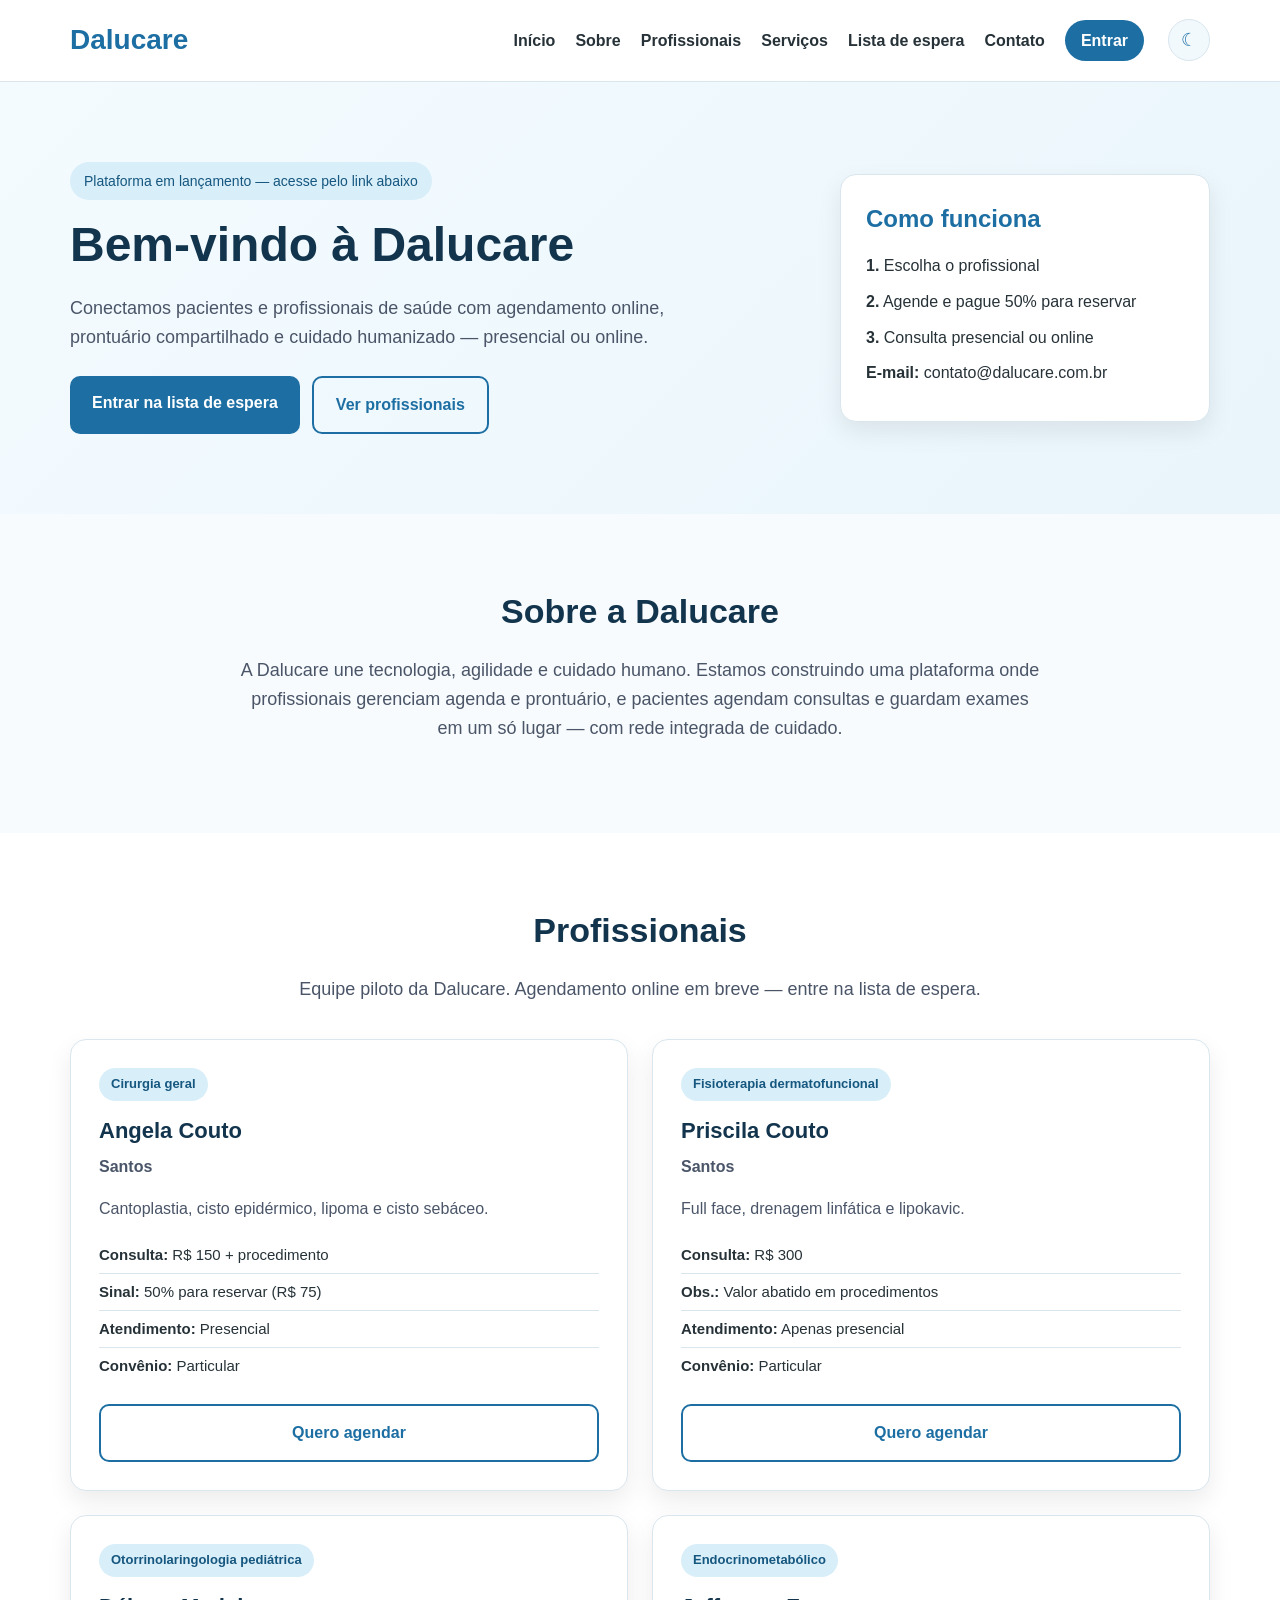
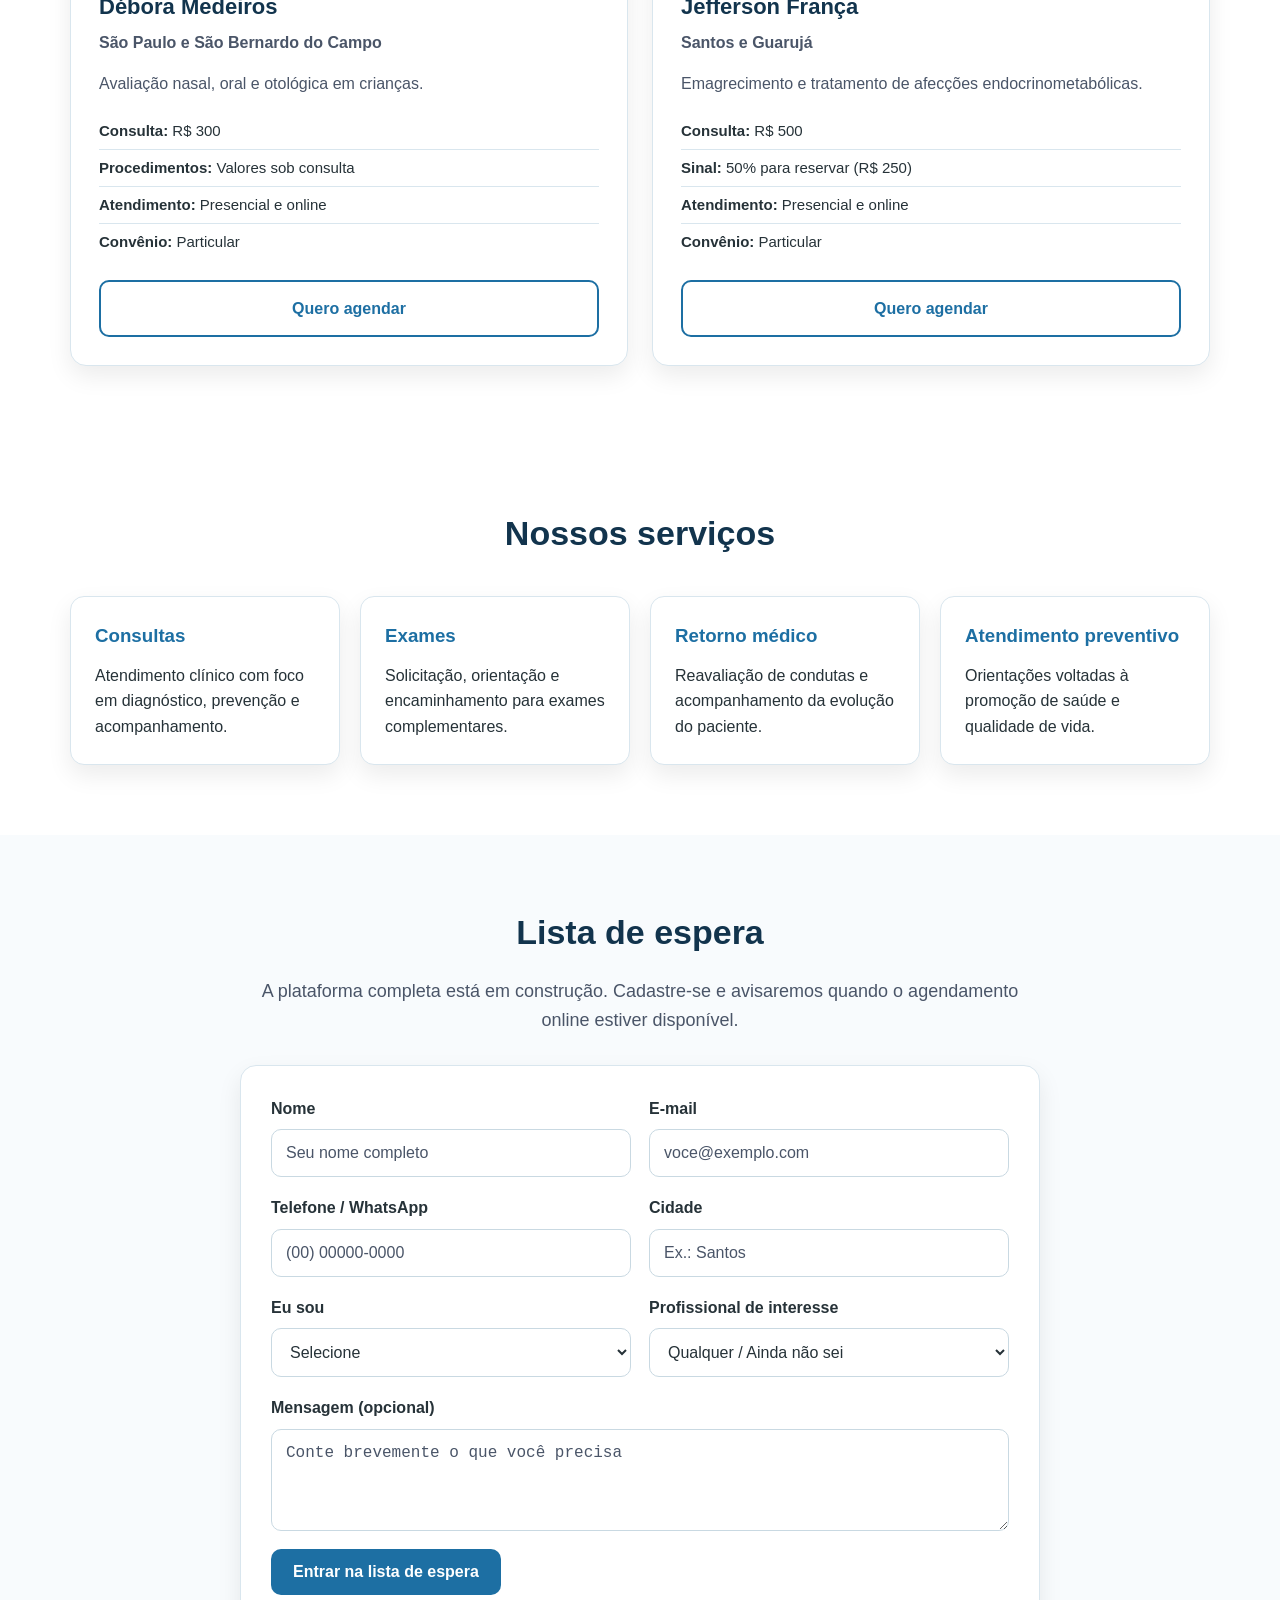
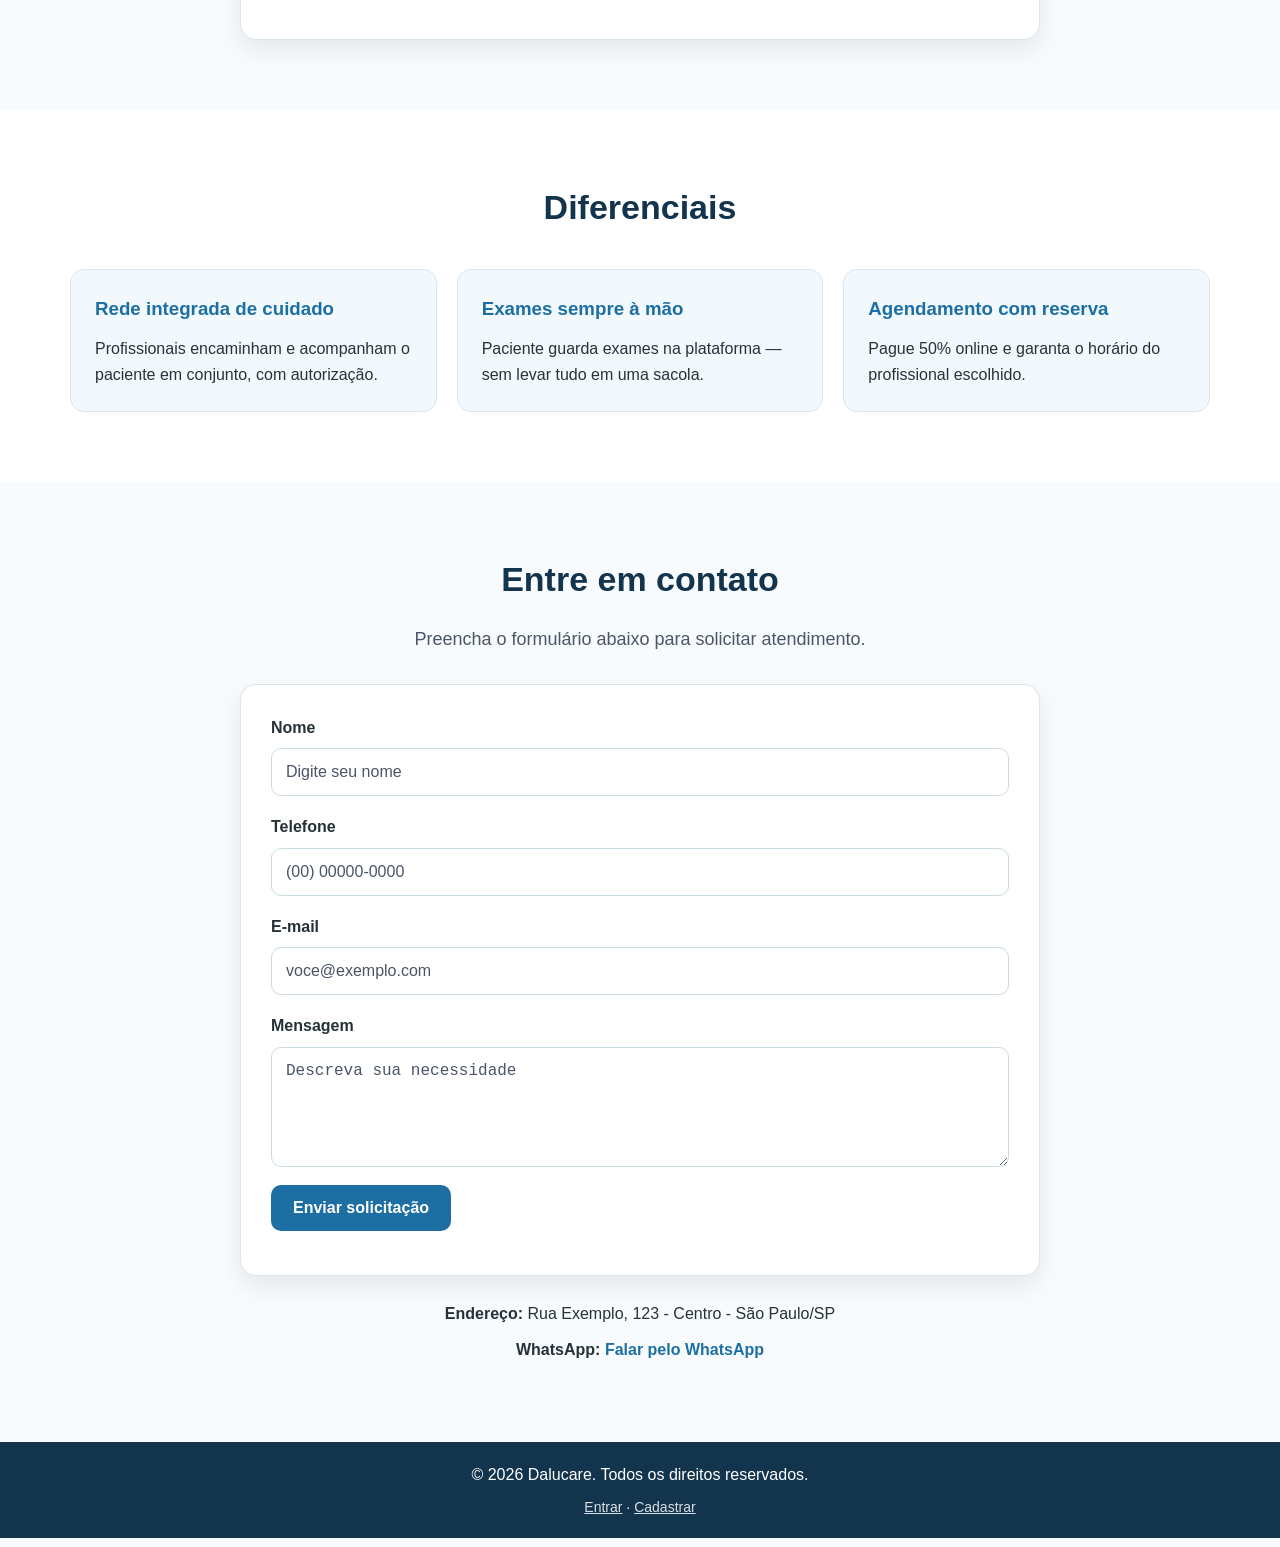
<file: index.html>
<!doctype html>
<html lang="pt-BR" data-theme="light">
<head>
  <meta charset="UTF-8">
  <meta name="viewport" content="width=device-width, initial-scale=1.0">
  <script src="js/force-https.js?v=20260722q"></script>
  <title>Dalucare | Cuidado médico com atendimento humanizado</title>
  <meta name="description" content="Dalucare - plataforma de saúde integrada. Agende consultas, encontre profissionais e cuide da sua saúde com praticidade e acolhimento.">
  <style>
    .topo-conteudo,
    .menu {
      display: flex;
      align-items: center;
    }

    .topo-conteudo {
      justify-content: space-between;
      gap: 16px;
    }

    .menu {
      gap: 20px;
      flex-wrap: nowrap;
    }

    .btn-tema {
      display: inline-flex;
      align-items: center;
      justify-content: center;
      flex-shrink: 0;
      width: 42px;
      height: 42px;
      margin: 0;
      padding: 0;
      border: 1px solid #d9e6ee;
      border-radius: 999px;
      background: #f2f9fd;
      color: #1d6fa3;
      cursor: pointer;
      font: inherit;
      line-height: 1;
    }
  </style>
  <link rel="stylesheet" href="css/style.css?v=20260722q">
  <script>
    (function () {
      const salvo = localStorage.getItem("dalucare-theme");
      const tema = salvo || (window.matchMedia("(prefers-color-scheme: dark)").matches ? "dark" : "light");
      document.documentElement.setAttribute("data-theme", tema);
    })();
  </script>
</head>
<body>
  <header class="topo">
    <div class="container topo-conteudo">
      <div class="logo">Dalucare</div>

      <nav class="menu" aria-label="Menu principal">
        <a href="platform/home.html?v=20260722q">Início</a>
        <a href="#sobre">Sobre</a>
        <a href="#profissionais">Profissionais</a>
        <a href="#servicos">Serviços</a>
        <a href="#lista-espera">Lista de espera</a>
        <a href="#contato">Contato</a>
        <a class="menu-entrar" href="platform/login.html">Entrar</a>
        <button type="button" id="btn-tema" class="btn-tema" aria-label="Ativar modo escuro" title="Ativar modo escuro">
          <span id="icone-tema" aria-hidden="true">☾</span>
        </button>
      </nav>
    </div>
  </header>

  <main>
    <section id="inicio" class="hero">
      <div class="container hero-conteudo">
        <div class="hero-texto">
          <span class="selo">Plataforma em lançamento — acesse pelo link abaixo</span>
          <h1>Bem-vindo à Dalucare</h1>
          <p>
            Conectamos pacientes e profissionais de saúde com agendamento online,
            prontuário compartilhado e cuidado humanizado — presencial ou online.
          </p>

          <div class="hero-botoes">
            <a class="btn btn-principal" href="#lista-espera">Entrar na lista de espera</a>
            <a class="btn btn-secundario" href="#profissionais">Ver profissionais</a>
          </div>
        </div>

        <div class="hero-card">
          <h2>Como funciona</h2>
          <p><strong>1.</strong> Escolha o profissional</p>
          <p><strong>2.</strong> Agende e pague 50% para reservar</p>
          <p><strong>3.</strong> Consulta presencial ou online</p>
          <p><strong>E-mail:</strong> contato@dalucare.com.br</p>
        </div>
      </div>
    </section>

    <section id="sobre" class="secao">
      <div class="container">
        <h2>Sobre a Dalucare</h2>
        <p class="texto-centralizado">
          A Dalucare une tecnologia, agilidade e cuidado humano. Estamos construindo
          uma plataforma onde profissionais gerenciam agenda e prontuário, e pacientes
          agendam consultas e guardam exames em um só lugar — com rede integrada de cuidado.
        </p>
      </div>
    </section>

    <section id="profissionais" class="secao secao-clara">
      <div class="container">
        <h2>Profissionais</h2>
        <p class="texto-centralizado">
          Equipe piloto da Dalucare. Agendamento online em breve — entre na lista de espera.
        </p>

        <div class="grade-profissionais">
          <article class="card-profissional">
            <span class="badge">Cirurgia geral</span>
            <h3>Angela Couto</h3>
            <p class="card-local">Santos</p>
            <p>Cantoplastia, cisto epidérmico, lipoma e cisto sebáceo.</p>
            <ul class="card-detalhes">
              <li><strong>Consulta:</strong> R$ 150 + procedimento</li>
              <li><strong>Sinal:</strong> 50% para reservar (R$ 75)</li>
              <li><strong>Atendimento:</strong> Presencial</li>
              <li><strong>Convênio:</strong> Particular</li>
            </ul>
            <a class="btn btn-secundario btn-card" href="#lista-espera">Quero agendar</a>
          </article>

          <article class="card-profissional">
            <span class="badge">Fisioterapia dermatofuncional</span>
            <h3>Priscila Couto</h3>
            <p class="card-local">Santos</p>
            <p>Full face, drenagem linfática e lipokavic.</p>
            <ul class="card-detalhes">
              <li><strong>Consulta:</strong> R$ 300</li>
              <li><strong>Obs.:</strong> Valor abatido em procedimentos</li>
              <li><strong>Atendimento:</strong> Apenas presencial</li>
              <li><strong>Convênio:</strong> Particular</li>
            </ul>
            <a class="btn btn-secundario btn-card" href="#lista-espera">Quero agendar</a>
          </article>

          <article class="card-profissional">
            <span class="badge">Otorrinolaringologia pediátrica</span>
            <h3>Débora Medeiros</h3>
            <p class="card-local">São Paulo e São Bernardo do Campo</p>
            <p>Avaliação nasal, oral e otológica em crianças.</p>
            <ul class="card-detalhes">
              <li><strong>Consulta:</strong> R$ 300</li>
              <li><strong>Procedimentos:</strong> Valores sob consulta</li>
              <li><strong>Atendimento:</strong> Presencial e online</li>
              <li><strong>Convênio:</strong> Particular</li>
            </ul>
            <a class="btn btn-secundario btn-card" href="#lista-espera">Quero agendar</a>
          </article>

          <article class="card-profissional">
            <span class="badge">Endocrinometabólico</span>
            <h3>Jefferson França</h3>
            <p class="card-local">Santos e Guarujá</p>
            <p>Emagrecimento e tratamento de afecções endocrinometabólicas.</p>
            <ul class="card-detalhes">
              <li><strong>Consulta:</strong> R$ 500</li>
              <li><strong>Sinal:</strong> 50% para reservar (R$ 250)</li>
              <li><strong>Atendimento:</strong> Presencial e online</li>
              <li><strong>Convênio:</strong> Particular</li>
            </ul>
            <a class="btn btn-secundario btn-card" href="#lista-espera">Quero agendar</a>
          </article>
        </div>
      </div>
    </section>

    <section id="servicos" class="secao secao-clara">
      <div class="container">
        <h2>Nossos serviços</h2>

        <div class="grade-cards">
          <article class="card">
            <h3>Consultas</h3>
            <p>Atendimento clínico com foco em diagnóstico, prevenção e acompanhamento.</p>
          </article>

          <article class="card">
            <h3>Exames</h3>
            <p>Solicitação, orientação e encaminhamento para exames complementares.</p>
          </article>

          <article class="card">
            <h3>Retorno médico</h3>
            <p>Reavaliação de condutas e acompanhamento da evolução do paciente.</p>
          </article>

          <article class="card">
            <h3>Atendimento preventivo</h3>
            <p>Orientações voltadas à promoção de saúde e qualidade de vida.</p>
          </article>
        </div>
      </div>
    </section>

    <section id="lista-espera" class="secao">
      <div class="container">
        <h2>Lista de espera</h2>
        <p class="texto-centralizado">
          A plataforma completa está em construção. Cadastre-se e avisaremos quando
          o agendamento online estiver disponível.
        </p>

        <form id="form-lista-espera" class="formulario">
          <div class="linha-form linha-dupla">
            <div class="campo">
              <label for="espera-nome">Nome</label>
              <input type="text" id="espera-nome" name="nome" placeholder="Seu nome completo" required>
            </div>
            <div class="campo">
              <label for="espera-email">E-mail</label>
              <input type="email" id="espera-email" name="email" placeholder="voce@exemplo.com" required>
            </div>
          </div>

          <div class="linha-form linha-dupla">
            <div class="campo">
              <label for="espera-telefone">Telefone / WhatsApp</label>
              <input type="tel" id="espera-telefone" name="telefone" placeholder="(00) 00000-0000" required>
            </div>
            <div class="campo">
              <label for="espera-cidade">Cidade</label>
              <input type="text" id="espera-cidade" name="cidade" placeholder="Ex.: Santos" required>
            </div>
          </div>

          <div class="linha-form linha-dupla">
            <div class="campo">
              <label for="espera-tipo">Eu sou</label>
              <select id="espera-tipo" name="tipo" required>
                <option value="">Selecione</option>
                <option value="Paciente">Paciente</option>
                <option value="Profissional de saúde">Profissional de saúde</option>
              </select>
            </div>
            <div class="campo">
              <label for="espera-profissional">Profissional de interesse</label>
              <select id="espera-profissional" name="profissional">
                <option value="">Qualquer / Ainda não sei</option>
                <option value="Angela Couto">Angela Couto — Cirurgia geral</option>
                <option value="Priscila Couto">Priscila Couto — Fisioterapia</option>
                <option value="Débora Medeiros">Débora Medeiros — Otorrino</option>
                <option value="Jefferson França">Jefferson França — Endocrino</option>
              </select>
            </div>
          </div>

          <div class="linha-form">
            <div class="campo">
              <label for="espera-mensagem">Mensagem (opcional)</label>
              <textarea id="espera-mensagem" name="mensagem" rows="4" placeholder="Conte brevemente o que você precisa"></textarea>
            </div>
          </div>

          <button type="submit" class="btn btn-principal" id="btn-lista-espera">Entrar na lista de espera</button>
          <p id="aviso-lista-espera" class="aviso-form"></p>
        </form>
      </div>
    </section>

    <section id="diferenciais" class="secao secao-clara">
      <div class="container">
        <h2>Diferenciais</h2>

        <div class="grade-diferenciais">
          <div class="diferencial">
            <h3>Rede integrada de cuidado</h3>
            <p>Profissionais encaminham e acompanham o paciente em conjunto, com autorização.</p>
          </div>

          <div class="diferencial">
            <h3>Exames sempre à mão</h3>
            <p>Paciente guarda exames na plataforma — sem levar tudo em uma sacola.</p>
          </div>

          <div class="diferencial">
            <h3>Agendamento com reserva</h3>
            <p>Pague 50% online e garanta o horário do profissional escolhido.</p>
          </div>
        </div>
      </div>
    </section>

    <section id="contato" class="secao">
      <div class="container">
        <h2>Entre em contato</h2>
        <p class="texto-centralizado">
          Preencha o formulário abaixo para solicitar atendimento.
        </p>

        <form id="form-contato" class="formulario">
          <div class="linha-form">
            <div class="campo">
              <label for="nome">Nome</label>
              <input type="text" id="nome" name="nome" placeholder="Digite seu nome">
            </div>
          </div>

          <div class="linha-form">
            <div class="campo">
              <label for="telefone">Telefone</label>
              <input type="text" id="telefone" name="telefone" placeholder="(00) 00000-0000">
            </div>
          </div>

          <div class="linha-form">
            <div class="campo">
              <label for="email">E-mail</label>
              <input type="email" id="email" name="email" placeholder="voce@exemplo.com">
            </div>
          </div>

          <div class="linha-form">
            <div class="campo">
              <label for="mensagem">Mensagem</label>
              <textarea id="mensagem" name="mensagem" rows="5" placeholder="Descreva sua necessidade"></textarea>
            </div>
          </div>

          <button type="submit" class="btn btn-principal">Enviar solicitação</button>
          <p id="aviso-form" class="aviso-form"></p>
        </form>

        <div class="contato-extra">
          <p><strong>Endereço:</strong> Rua Exemplo, 123 - Centro - São Paulo/SP</p>
          <p><strong>WhatsApp:</strong> <a href="https://wa.me/5511999999999" target="_blank">Falar pelo WhatsApp</a></p>
        </div>
      </div>
    </section>
  </main>

  <footer class="rodape">
    <div class="container">
      <p>© <span id="ano"></span> Dalucare. Todos os direitos reservados.</p>
      <p class="rodape-extra">
        <a href="platform/login.html">Entrar</a> ·
        <a href="platform/cadastro.html">Cadastrar</a>
      </p>
    </div>
  </footer>

  <script src="js/script.js?v=20260722q"></script>
</body>
</html>
</file>
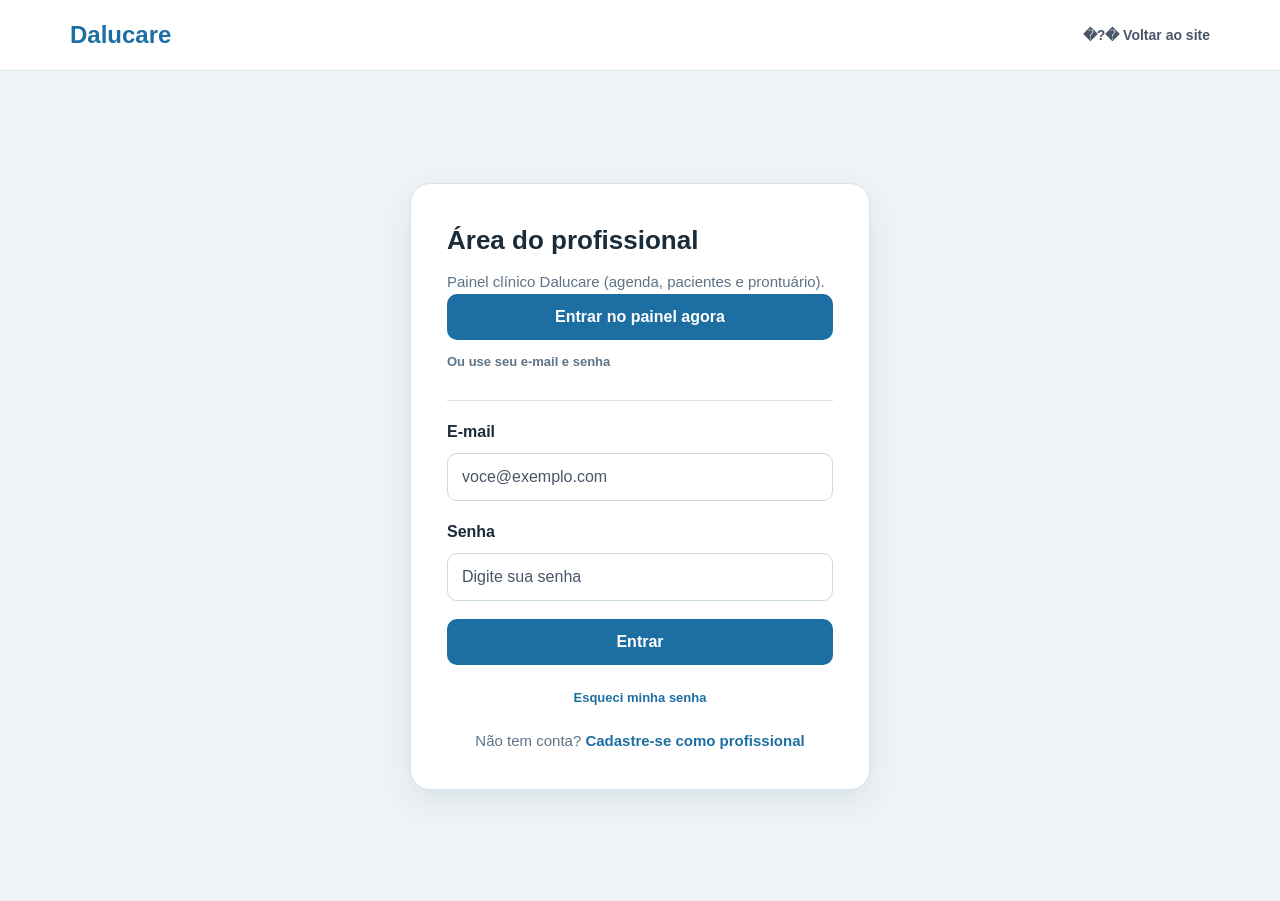
<file: platform/index.html>
<!doctype html>
<html lang="pt-BR">
<head>
  <meta charset="UTF-8">
  <title>Dalucare App</title>
  <script src="../js/force-https.js?v=20260722ak"></script>
  <script>
    (function () {
      try {
        var sessao = localStorage.getItem("dalucare_sessao");
        window.location.replace(sessao ? "home.html?v=20260722ak" : "login.html?v=20260722ak");
      } catch (e) {
        window.location.replace("login.html?v=20260722ak");
      }
    })();
  </script>
</head>
<body>
  <p>Redirecionando...</p>
</body>
</html>
</file>
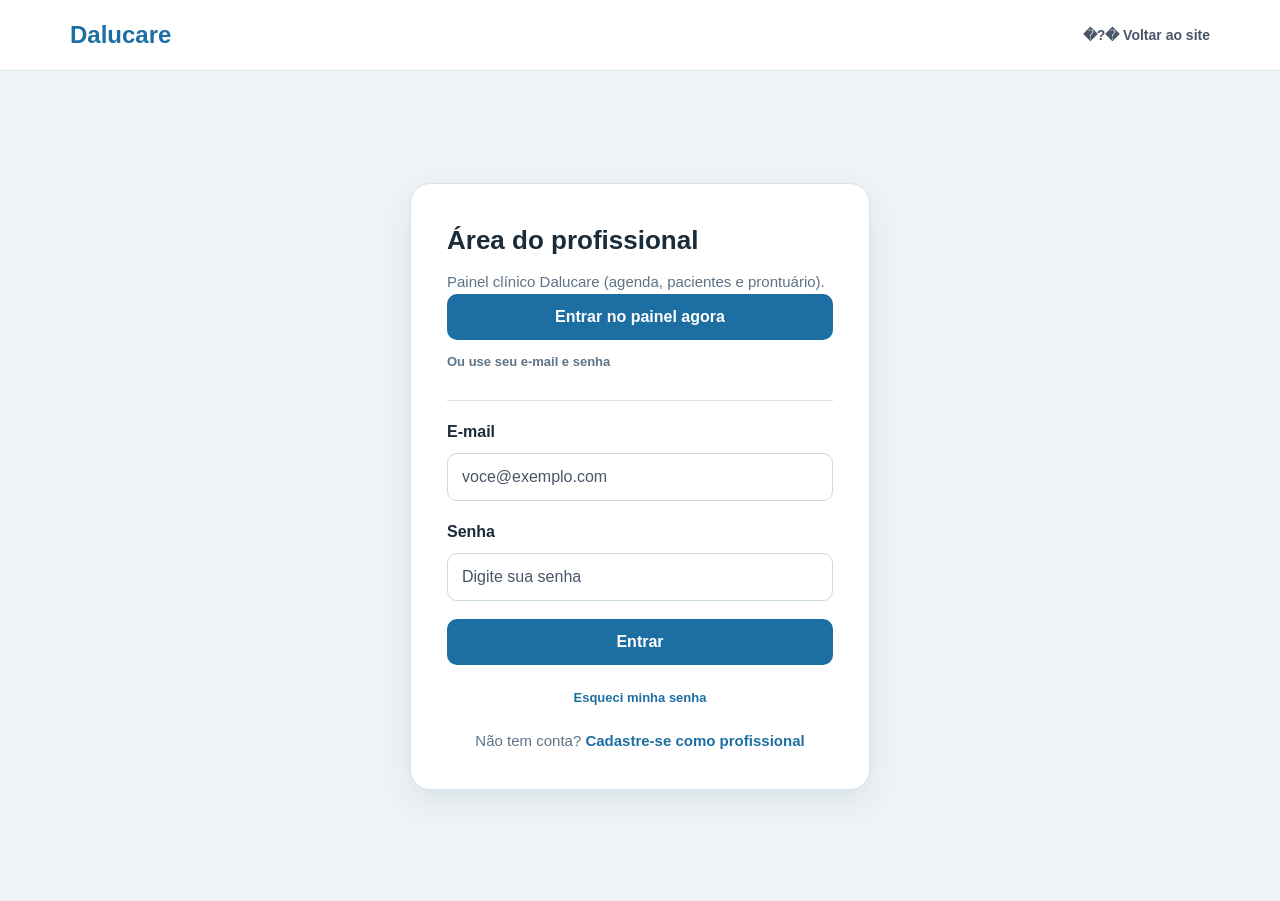
<file: platform/app.html>
<!doctype html>
<html lang="pt-BR" data-theme="light">
<head>
  <meta charset="UTF-8">
  <meta name="viewport" content="width=device-width, initial-scale=1.0">
  <meta http-equiv="Cache-Control" content="no-cache, no-store, must-revalidate">
  <meta http-equiv="Pragma" content="no-cache">
  <title>Início | Dalucare</title>
  <script src="../js/force-https.js?v=20260722ak"></script>
  <link rel="preconnect" href="https://fonts.googleapis.com">
  <link rel="preconnect" href="https://fonts.gstatic.com" crossorigin>
  <link href="https://fonts.googleapis.com/css2?family=Plus+Jakarta+Sans:wght@400;500;600;700&display=swap" rel="stylesheet">
  <link rel="stylesheet" href="../css/style.css?v=20260722ak">
  <link rel="stylesheet" href="css/dash.css?v=20260722ak">
  <script src="js/auth.js?v=20260722ak"></script>
  <script src="js/agenda-slots.js?v=20260722ak"></script>
  <script src="js/prescricoes-salvas.js?v=20260722ak"></script>
  <script src="js/pacientes.js?v=20260722ak"></script>
  <script src="js/prontuarios.js?v=20260722ak"></script>
</head>
<body class="pagina-dashboard">
  <div class="dash">
    <aside class="dash-sidebar" id="barra-lateral" aria-label="Menu do aplicativo">
      <div class="dash-brand">
        <span class="dash-brand-mark" aria-hidden="true"></span>
        <div>
          <strong>Dalucare</strong>
          <small id="dash-brand-sub">Plataforma de saúde</small>
        </div>
      </div>

      <!-- Menu padrão (paciente); o JS ajusta se for profissional -->
      <nav class="dash-nav" id="dash-nav" aria-label="Funcionalidades">
        <button type="button" class="dash-nav-item ativo" data-aba="visao-geral">Início</button>
        <button type="button" class="dash-nav-item" data-aba="agendar">Agendar</button>
        <button type="button" class="dash-nav-item" data-aba="exames">Meus exames</button>
        <button type="button" class="dash-nav-item" data-aba="consultas">Consultas</button>
        <button type="button" class="dash-nav-item" data-aba="autorizacoes">Autorizações</button>
        <button type="button" class="dash-nav-item" data-aba="profissionais">Profissionais</button>
        <button type="button" class="dash-nav-item" data-aba="mensagens">Mensagens</button>
        <button type="button" class="dash-nav-item" data-aba="config">Configurações</button>
      </nav>

      <div class="dash-user">
        <div class="dash-avatar" id="dash-avatar">D</div>
        <div>
          <strong id="dash-user-nome">Usuário</strong>
          <small id="dash-user-meta">Conta Dalucare</small>
        </div>
      </div>
    </aside>

    <div class="dash-fundo" id="shell-fundo" hidden></div>

    <div class="dash-main">
      <header class="dash-top">
        <div class="dash-top-esquerda">
          <button type="button" class="dash-menu-btn" id="btn-menu-lateral" aria-label="Abrir menu">☰</button>
          <div>
            <h1 class="dash-saudacao" id="dash-saudacao">Olá</h1>
            <p class="dash-data" id="dash-data"></p>
          </div>
        </div>
        <div class="dash-top-direita">
          <label class="dash-busca">
            <span class="sr-only">Buscar</span>
            <input type="search" id="dash-busca" placeholder="Buscar..." disabled>
          </label>
          <button type="button" class="dash-icone" title="Notificações" aria-label="Notificações">
            <span class="dash-icone-ponto" aria-hidden="true"></span>
            <span class="dash-badge">0</span>
          </button>
          <a class="dash-link-site" href="../index.html">Site</a>
          <button type="button" class="btn-tema dash-btn-tema" id="btn-tema" aria-label="Ativar modo escuro" title="Ativar modo escuro">
            <span id="icone-tema" aria-hidden="true">☾</span>
          </button>
          <button type="button" class="btn btn-secundario btn-sair" id="btn-sair">Sair</button>
        </div>
      </header>

      <main class="dash-conteudo">
        <section class="aba-painel ativo" id="aba-visao-geral-pro" hidden>
          <div class="kpi-grid">
            <article class="kpi-card"><span class="kpi-icone kpi-azul" aria-hidden="true"></span><div><p class="kpi-rotulo">Consultas hoje</p><p class="kpi-valor">18</p><p class="kpi-meta">12 presenciais</p></div></article>
            <article class="kpi-card"><span class="kpi-icone kpi-verde" aria-hidden="true"></span><div><p class="kpi-rotulo">Retornos</p><p class="kpi-valor">3</p><p class="kpi-meta">Aguardando</p></div></article>
            <article class="kpi-card"><span class="kpi-icone kpi-ciano" aria-hidden="true"></span><div><p class="kpi-rotulo">Teleconsultas</p><p class="kpi-valor">2</p><p class="kpi-meta">Agendadas</p></div></article>
            <article class="kpi-card"><span class="kpi-icone kpi-laranja" aria-hidden="true"></span><div><p class="kpi-rotulo">Pendências</p><p class="kpi-valor">7</p><p class="kpi-meta">Em aberto</p></div></article>
          </div>

          <div class="clinica-grid">
            <div class="clinica-col clinica-col-agenda">
              <section class="painel-bloco agenda-unificada">
                <div class="painel-bloco-topo">
                  <h2>Agenda do dia</h2>
                  <button type="button" class="link-suave" data-ir="agenda">Ver agenda completa</button>
                </div>
                <ul class="lista-agenda lista-agenda-pro" id="lista-agenda-pro">
                  <!-- preenchido pelo JS com demo -->
                </ul>
                <button type="button" class="btn btn-principal btn-bloco" data-ir="agenda" data-nova-consulta="1">+ Nova consulta</button>
              </section>

              <section class="painel-bloco online-bloco">
                <div class="painel-bloco-topo">
                  <h2>Atendimento online</h2>
                  <span class="status status-tele">Em andamento</span>
                </div>
                <div class="online-card">
                  <div class="agenda-avatar online-av">AL</div>
                  <div>
                    <strong>Ana Carolina Lemos</strong>
                    <span>Teleconsulta · 09:00</span>
                  </div>
                  <button type="button" class="btn btn-principal btn-sm" data-ir="online">Entrar na sala</button>
                </div>
              </section>
            </div>

            <div class="clinica-col clinica-col-meio">
              <section class="painel-bloco">
                <h2>Atalhos rápidos</h2>
                <div class="atalhos-grid atalhos-clinica">
                  <button type="button" class="atalho-btn" data-ir="pacientes" data-novo-paciente="1"><span class="atalho-ico ico-azul"></span>Novo paciente</button>
                  <button type="button" class="atalho-btn" data-ir="agenda" data-nova-consulta="1"><span class="atalho-ico ico-verde"></span>Nova consulta</button>
                  <button type="button" class="atalho-btn" data-ir="prontuarios"><span class="atalho-ico ico-ciano"></span>Prescrição</button>
                  <button type="button" class="atalho-btn" data-ir="prontuarios"><span class="atalho-ico ico-laranja"></span>Atestado</button>
                  <button type="button" class="atalho-btn" data-ir="exames-pro"><span class="atalho-ico ico-azul"></span>Pedir exame</button>
                  <button type="button" class="atalho-btn" data-ir="pacientes"><span class="atalho-ico ico-verde"></span>Encaminhar</button>
                  <button type="button" class="atalho-btn" data-ir="prontuarios"><span class="atalho-ico ico-ciano"></span>Evolução</button>
                  <button type="button" class="atalho-btn" data-ir="config"><span class="atalho-ico ico-laranja"></span>Modelos</button>
                </div>
              </section>

              <section class="painel-bloco">
                <div class="painel-bloco-topo">
                  <h2>Mensagens não lidas</h2>
                  <button type="button" class="link-suave" data-ir="mensagens">Ver todas</button>
                </div>
                <ul class="lista-mensagens">
                  <li>
                    <div class="agenda-avatar">MS</div>
                    <div>
                      <strong>Maria Silva</strong>
                      <span>Doutor, o resultado do exame já saiu?</span>
                      <em>há 12 min</em>
                    </div>
                  </li>
                  <li>
                    <div class="agenda-avatar">JP</div>
                    <div>
                      <strong>João Pedro Santos</strong>
                      <span>Posso remarcar a consulta de amanhã?</span>
                      <em>há 40 min</em>
                    </div>
                  </li>
                </ul>
              </section>
            </div>

            <div class="clinica-col clinica-col-paciente">
              <section class="painel-bloco paciente-ficha" id="paciente-ficha">
                <div class="paciente-resumo">
                  <div class="dash-avatar grande" id="ficha-avatar">MS</div>
                  <div>
                    <strong id="ficha-nome">Maria Silva</strong>
                    <p id="ficha-meta">32 anos · Feminino · Bradesco Saúde</p>
                  </div>
                </div>
                <div class="acoes-paciente">
                  <button type="button" class="btn btn-principal" data-ir="prontuarios">Abrir prontuário</button>
                  <button type="button" class="btn btn-secundario" data-ir="online">Iniciar teleconsulta</button>
                </div>
                <div class="ficha-bloco">
                  <h3>Última consulta</h3>
                  <p id="ficha-ultima">15/04/2026 · Retorno · Hipertensão controlada</p>
                </div>
                <div class="campo-obs">
                  <label for="obs-rapidas">Observações rápidas</label>
                  <textarea id="obs-rapidas" rows="3" placeholder="Anotações do atendimento...">Paciente refere melhora com a medicação atual.</textarea>
                </div>
                <div class="ficha-bloco">
                  <h3>Documentos e exames</h3>
                  <ul class="lista-docs" id="ficha-docs">
                    <li><span>Hemograma</span><span class="status status-ok">Normal</span></li>
                    <li><span>Ressonância</span><span class="status status-atencao">Atenção</span></li>
                    <li><span>Raio-X tórax</span><span class="status status-ok">Normal</span></li>
                  </ul>
                </div>
              </section>
            </div>
          </div>
        </section>

        <section class="aba-painel" id="aba-visao-geral-pac" hidden>
          <div class="painel-aviso">Área do paciente em construção. Por enquanto o app está focado no profissional.</div>
        </section>

        <section class="aba-painel" id="aba-agendar"><h1>Agendar consulta</h1><p class="aba-intro">Escolha o profissional e pague 50% para reservar.</p><div class="painel-aviso">Em breve: agenda com Mercado Pago.</div></section>
        <section class="aba-painel" id="aba-exames"><h1>Meus exames</h1><p class="aba-intro">Anexe PDFs ou fotos dos exames.</p><div class="painel-aviso">Em breve: upload seguro.</div></section>
        <section class="aba-painel" id="aba-consultas"><h1>Minhas consultas</h1><p class="aba-intro">Histórico e próximos horários.</p><div class="painel-aviso">Em breve: lista com status.</div></section>
        <section class="aba-painel" id="aba-autorizacoes"><h1>Autorizações</h1><p class="aba-intro">Controle quem acessa seus dados.</p><div class="painel-aviso">Em breve: consentimento LGPD.</div></section>
        <section class="aba-painel" id="aba-profissionais"><h1>Profissionais</h1><div class="dash-grid-2"><article class="painel-bloco"><h2>Angela Couto</h2><p>Cirurgia geral · Santos · R$ 150</p></article><article class="painel-bloco"><h2>Priscila Couto</h2><p>Fisioterapia · Santos · R$ 300</p></article><article class="painel-bloco"><h2>Débora Medeiros</h2><p>Otorrino · SP/SBC · R$ 300</p></article><article class="painel-bloco"><h2>Jefferson França</h2><p>Endocrino · Santos/Guarujá · R$ 500</p></article></div></section>
        <section class="aba-painel" id="aba-agenda">
          <div class="painel-bloco-topo agenda-completa-topo">
            <div>
              <h1>Agenda</h1>
              <p class="aba-intro">Calendário editável · referência de hoje: 22/07/2026</p>
            </div>
            <button type="button" class="btn btn-principal" id="btn-cal-nova">+ Nova consulta</button>
          </div>

          <div class="cal-layout">
            <section class="painel-bloco cal-mes-bloco">
              <div class="cal-nav">
                <button type="button" class="btn btn-secundario btn-sm" id="btn-cal-prev" aria-label="Mês anterior">‹</button>
                <h2 id="cal-mes-titulo">Julho 2026</h2>
                <button type="button" class="btn btn-secundario btn-sm" id="btn-cal-next" aria-label="Próximo mês">›</button>
                <button type="button" class="link-suave" id="btn-cal-hoje">Hoje</button>
              </div>
              <div class="cal-grade" id="cal-grade" aria-label="Calendário mensal"></div>
            </section>

            <section class="painel-bloco cal-dia-bloco">
              <div class="painel-bloco-topo">
                <h2 id="cal-dia-titulo">Quarta-feira, 22 de julho</h2>
                <span class="chip" id="cal-dia-contagem">0 consultas</span>
              </div>
              <ul class="lista-agenda lista-agenda-pro" id="cal-lista-dia"></ul>
              <p class="cal-dica">Clique em um horário para editar, ou em <strong>+ Nova consulta</strong> para cadastrar.</p>
            </section>
          </div>
        </section>

        <div class="modal-overlay" id="modal-consulta" hidden>
          <div class="modal-card" role="dialog" aria-modal="true" aria-labelledby="cal-form-titulo">
            <button type="button" class="modal-fechar" id="modal-consulta-fechar" aria-label="Fechar">×</button>
            <form class="cal-form" id="cal-form">
              <h3 id="cal-form-titulo">Nova consulta</h3>
              <p class="auth-subtitulo" id="cal-form-sub">Preencha os dados e salve na agenda.</p>
              <input type="hidden" id="cal-id" value="">
              <div class="cal-form-grid">
                <div class="campo">
                  <label for="cal-data">Data</label>
                  <input type="date" id="cal-data" required>
                </div>
                <div class="campo">
                  <label for="cal-hora">Horário</label>
                  <select id="cal-hora" required></select>
                  <small class="cal-hora-ajuda" id="cal-hora-ajuda">Horários já ocupados não aparecem.</small>
                </div>
                <div class="campo cal-campo-largo">
                  <label for="cal-nome">Paciente</label>
                  <input type="text" id="cal-nome" required placeholder="Nome do paciente" minlength="2">
                </div>
                <div class="campo">
                  <label for="cal-tipo">Tipo</label>
                  <select id="cal-tipo">
                    <option>Consulta</option>
                    <option>Retorno</option>
                    <option>Teleconsulta</option>
                    <option>Procedimento</option>
                  </select>
                </div>
                <div class="campo">
                  <label for="cal-status">Status</label>
                  <select id="cal-status">
                    <option>Confirmado</option>
                    <option>Teleconsulta</option>
                    <option>Pendente</option>
                    <option>Cancelado</option>
                  </select>
                </div>
                <div class="campo cal-campo-largo">
                  <label for="cal-obs">Observação</label>
                  <input type="text" id="cal-obs" placeholder="Opcional">
                </div>
              </div>
              <div class="cal-form-acoes">
                <button type="submit" class="btn btn-principal" id="cal-salvar">Salvar consulta</button>
                <button type="button" class="btn btn-secundario" id="cal-cancelar">Cancelar</button>
                <button type="button" class="btn btn-secundario" id="cal-excluir" hidden>Excluir</button>
              </div>
              <p class="aviso-form" id="cal-aviso"></p>
            </form>
          </div>
        </div>

        <section class="aba-painel" id="aba-pacientes">
          <div class="painel-bloco-topo pac-topo">
            <div>
              <h1>Pacientes</h1>
              <p class="aba-intro">Cadastro, busca e ficha clínica rápida.</p>
            </div>
            <button type="button" class="btn btn-principal" id="btn-novo-paciente">+ Novo paciente</button>
          </div>

          <div class="pac-stats">
            <div class="pac-stat"><strong id="pac-stat-total">0</strong><span>Total</span></div>
            <div class="pac-stat"><strong id="pac-stat-novos">0</strong><span>Novos / 1ª consulta</span></div>
            <div class="pac-stat"><strong id="pac-stat-retorno">0</strong><span>Com retorno</span></div>
          </div>

          <div class="pac-layout">
            <section class="painel-bloco pac-lista-bloco">
              <label class="campo presc-busca-campo">
                <span>Buscar paciente</span>
                <input type="search" id="pac-busca" placeholder="Nome, telefone, convênio, cidade..." autocomplete="off">
              </label>
              <div class="pac-filtros" role="tablist" aria-label="Filtros de pacientes">
                <button type="button" class="pac-filtro ativo" data-pac-filtro="todos">Todos</button>
                <button type="button" class="pac-filtro" data-pac-filtro="retorno">Retorno</button>
                <button type="button" class="pac-filtro" data-pac-filtro="novos">Novos</button>
                <button type="button" class="pac-filtro" data-pac-filtro="tele">Teleconsulta</button>
              </div>
              <p class="cal-dica" id="pac-contagem">0 pacientes</p>
              <ul class="pac-lista" id="pac-lista"></ul>
            </section>

            <section class="painel-bloco pac-detalhe-bloco">
              <div id="pac-painel-vazio" class="pac-vazio">
                <h2>Ficha do paciente</h2>
                <p>Selecione alguém na lista ou cadastre um novo paciente para ver dados, histórico e ações rápidas.</p>
              </div>

              <div id="pac-painel-ficha" hidden>
                <div class="pac-ficha-topo">
                  <div class="paciente-resumo">
                    <div class="dash-avatar grande" id="pac-ficha-avatar">?</div>
                    <div>
                      <strong id="pac-ficha-nome">Paciente</strong>
                      <p id="pac-ficha-meta"></p>
                      <div class="pac-tags" id="pac-ficha-tags"></div>
                    </div>
                  </div>
                  <div class="pac-ficha-acoes">
                    <button type="button" class="btn btn-principal btn-sm" id="btn-pac-nova-consulta">Nova consulta</button>
                    <button type="button" class="btn btn-secundario btn-sm" id="btn-pac-prontuario">Prontuário</button>
                    <button type="button" class="btn btn-secundario btn-sm" id="btn-pac-mensagem">Mensagem</button>
                    <button type="button" class="link-suave" id="btn-pac-editar">Editar</button>
                    <button type="button" class="link-suave pac-excluir" id="btn-pac-excluir">Excluir</button>
                  </div>
                </div>

                <div class="pac-ficha-grid">
                  <div class="ficha-bloco">
                    <h3>Contato</h3>
                    <p><span class="pac-label">Telefone</span> <span id="pac-ficha-tel">-</span></p>
                    <p><span class="pac-label">E-mail</span> <span id="pac-ficha-email">-</span></p>
                    <p><span class="pac-label">Cidade</span> <span id="pac-ficha-cidade">-</span></p>
                  </div>
                  <div class="ficha-bloco">
                    <h3>Administrativo</h3>
                    <p><span class="pac-label">Convênio</span> <span id="pac-ficha-convenio">-</span></p>
                    <p><span class="pac-label">Última consulta</span> <span id="pac-ficha-ult">-</span></p>
                    <p><span class="pac-label">Próxima consulta</span> <span id="pac-ficha-prox">-</span></p>
                  </div>
                  <div class="ficha-bloco pac-obs-bloco">
                    <h3>Observações clínicas</h3>
                    <p id="pac-ficha-obs"></p>
                  </div>
                </div>
              </div>

              <div id="pac-painel-form" hidden>
                <h2 id="pac-form-titulo">Novo paciente</h2>
                <p class="cal-dica">Preencha os dados principais. Você pode editar depois.</p>
                <form class="cal-form" id="form-paciente">
                  <input type="hidden" id="pac-form-id" value="">
                  <div class="cal-form-grid">
                    <div class="campo cal-campo-largo">
                      <label for="pac-form-nome">Nome completo</label>
                      <input type="text" id="pac-form-nome" required minlength="2" placeholder="Nome do paciente">
                    </div>
                    <div class="campo">
                      <label for="pac-form-nasc">Nascimento</label>
                      <input type="date" id="pac-form-nasc">
                    </div>
                    <div class="campo">
                      <label for="pac-form-sexo">Sexo</label>
                      <select id="pac-form-sexo">
                        <option value="">-</option>
                        <option value="Feminino">Feminino</option>
                        <option value="Masculino">Masculino</option>
                        <option value="Outro">Outro</option>
                      </select>
                    </div>
                    <div class="campo">
                      <label for="pac-form-tel">Telefone</label>
                      <input type="tel" id="pac-form-tel" placeholder="(00) 00000-0000">
                    </div>
                    <div class="campo">
                      <label for="pac-form-email">E-mail</label>
                      <input type="email" id="pac-form-email" placeholder="email@exemplo.com">
                    </div>
                    <div class="campo">
                      <label for="pac-form-convenio">Convênio</label>
                      <input type="text" id="pac-form-convenio" placeholder="Particular, Unimed...">
                    </div>
                    <div class="campo">
                      <label for="pac-form-cidade">Cidade</label>
                      <input type="text" id="pac-form-cidade" placeholder="Cidade">
                    </div>
                    <div class="campo">
                      <label for="pac-form-ult">Última consulta</label>
                      <input type="date" id="pac-form-ult">
                    </div>
                    <div class="campo">
                      <label for="pac-form-prox">Próxima consulta</label>
                      <input type="date" id="pac-form-prox">
                    </div>
                    <div class="campo cal-campo-largo">
                      <label for="pac-form-tags">Etiquetas</label>
                      <input type="text" id="pac-form-tags" placeholder="Ex.: Retorno, Hipertensão, Novo">
                    </div>
                    <div class="campo cal-campo-largo">
                      <label for="pac-form-obs">Observações</label>
                      <textarea id="pac-form-obs" rows="3" placeholder="Anotações clínicas ou administrativas"></textarea>
                    </div>
                  </div>
                  <div class="cal-form-acoes">
                    <button type="submit" class="btn btn-principal">Salvar paciente</button>
                    <button type="button" class="btn btn-secundario" id="btn-pac-form-cancelar">Cancelar</button>
                  </div>
                  <p class="aviso-form" id="pac-form-aviso"></p>
                </form>
              </div>
            </section>
          </div>
        </section>
        <section class="aba-painel" id="aba-prontuarios">
          <div class="painel-bloco-topo pac-topo" id="pront-topo-lista">
            <div>
              <h1>Prontuários</h1>
              <p class="aba-intro">Escolha um paciente para abrir a história clínica.</p>
            </div>
          </div>

          <div id="pront-vista-lista">
            <section class="painel-bloco">
              <label class="campo presc-busca-campo">
                <span>Buscar paciente</span>
                <input type="search" id="pront-busca" placeholder="Nome, convênio, cidade..." autocomplete="off">
              </label>
              <p class="cal-dica" id="pront-contagem">0 pacientes</p>
              <ul class="pac-lista pront-lista-full" id="pront-pac-lista"></ul>
            </section>
          </div>

          <div id="pront-vista-historia" hidden>
            <div class="painel-bloco-topo pac-topo">
              <div class="pront-historia-cabecalho">
                <button type="button" class="btn btn-secundario btn-sm" id="btn-pront-voltar">← Voltar à lista</button>
                <div class="paciente-resumo">
                  <div class="dash-avatar grande" id="pront-avatar">?</div>
                  <div>
                    <strong id="pront-nome">Paciente</strong>
                    <p id="pront-meta"></p>
                  </div>
                </div>
              </div>
            </div>

            <div class="pront-historia-layout">
              <section class="painel-bloco">
                <div class="painel-bloco-topo">
                  <h2 class="pront-secao-titulo">Histórico do paciente</h2>
                  <span class="cal-dica">Dados permanentes · não repetir a cada atendimento</span>
                </div>
                <form class="cal-form" id="form-pront-resumo">
                  <div class="cal-form-grid">
                    <div class="campo cal-campo-largo">
                      <label for="pront-alergias">Alergias</label>
                      <textarea id="pront-alergias" rows="2" placeholder="Medicamentos, alimentos, contraste..."></textarea>
                    </div>
                    <div class="campo cal-campo-largo">
                      <label for="pront-antecedentes">Antecedentes pessoais</label>
                      <textarea id="pront-antecedentes" rows="2" placeholder="Doenças prévias, cirurgias, internamentos"></textarea>
                    </div>
                    <div class="campo cal-campo-largo">
                      <label for="pront-af">Antecedentes familiares</label>
                      <textarea id="pront-af" rows="2" placeholder="História familiar relevante"></textarea>
                    </div>
                    <div class="campo">
                      <label for="pront-habitos">Hábitos de vida</label>
                      <textarea id="pront-habitos" rows="2" placeholder="Tabaco, álcool, atividade física, sono"></textarea>
                    </div>
                    <div class="campo">
                      <label for="pront-meds">Medicamentos em uso</label>
                      <textarea id="pront-meds" rows="2" placeholder="Nome, dose e posologia"></textarea>
                    </div>
                  </div>
                  <div class="cal-form-acoes">
                    <button type="submit" class="btn btn-secundario btn-sm">Salvar histórico</button>
                  </div>
                  <p class="aviso-form" id="pront-resumo-aviso"></p>
                </form>
              </section>

              <section class="painel-bloco" id="pront-box-atendimentos">
                <div class="painel-bloco-topo">
                  <h2 class="pront-secao-titulo">Atendimentos</h2>
                  <button type="button" class="btn btn-principal btn-sm" id="btn-pront-nova-ev">+ Novo atendimento</button>
                </div>
                <p class="cal-dica">Clique em um atendimento para abrir a anamnese daquele dia.</p>
                <ul class="pront-atend-lista" id="pront-atend-lista"></ul>
              </section>

              <section class="painel-bloco" id="pront-box-leitura" hidden>
                <div class="painel-bloco-topo">
                  <h2 class="pront-secao-titulo">Anamnese do atendimento</h2>
                  <button type="button" class="btn btn-secundario btn-sm" id="btn-pront-fechar-leitura">← Voltar aos atendimentos</button>
                </div>
                <div id="pront-historico-contexto" class="pront-historico-contexto"></div>
                <div id="pront-anamnese-leitura" class="pront-anamnese-leitura"></div>
                <div class="cal-form-acoes">
                  <button type="button" class="link-suave pac-excluir" id="btn-pront-excluir-atend">Excluir atendimento</button>
                </div>
              </section>

              <section class="painel-bloco" id="pront-form-box" hidden>
                <div class="painel-bloco-topo">
                  <h2 class="pront-secao-titulo" id="pront-form-titulo">Novo atendimento</h2>
                  <button type="button" class="btn btn-secundario btn-sm" id="btn-pront-cancelar-ev">Cancelar</button>
                </div>
                <div id="pront-historico-contexto-form" class="pront-historico-contexto"></div>
                <p class="cal-dica">Preencha só o que mudou neste atendimento. O histórico permanente já está acima.</p>
                <form class="cal-form" id="form-pront-evolucao">
                  <div class="cal-form-grid">
                    <div class="campo">
                      <label for="pront-ev-data">Data</label>
                      <input type="date" id="pront-ev-data" required>
                    </div>
                    <div class="campo">
                      <label for="pront-ev-tipo">Tipo de atendimento</label>
                      <select id="pront-ev-tipo">
                        <option value="Consulta">Consulta</option>
                        <option value="Retorno">Retorno</option>
                        <option value="Teleconsulta">Teleconsulta</option>
                        <option value="Urgência">Urgência</option>
                      </select>
                    </div>
                    <div class="campo cal-campo-largo">
                      <label for="pront-ev-qp">Queixa principal</label>
                      <input type="text" id="pront-ev-qp" required placeholder="Motivo principal da consulta">
                    </div>
                    <div class="campo cal-campo-largo">
                      <label for="pront-ev-hda">História da doença atual (HDA)</label>
                      <textarea id="pront-ev-hda" rows="4" required placeholder="Início, evolução, fatores de melhora/piora, tratamentos já feitos..."></textarea>
                    </div>
                    <div class="campo cal-campo-largo">
                      <label for="pront-ev-is">Interrogatório / revisão de sistemas</label>
                      <textarea id="pront-ev-is" rows="3" placeholder="Sintomas associados por sistema"></textarea>
                    </div>
                    <div class="campo cal-campo-largo">
                      <label for="pront-ev-exame">Exame físico</label>
                      <textarea id="pront-ev-exame" rows="3" placeholder="Sinais vitais, exame geral e segmentar"></textarea>
                    </div>
                    <div class="campo cal-campo-largo">
                      <label for="pront-ev-hd">Hipótese diagnóstica</label>
                      <textarea id="pront-ev-hd" rows="2" placeholder="Hipóteses e CID, se houver"></textarea>
                    </div>
                    <div class="campo cal-campo-largo">
                      <label for="pront-ev-conduta">Conduta e orientações</label>
                      <textarea id="pront-ev-conduta" rows="3" required placeholder="Prescrições, exames, encaminhamentos, retorno"></textarea>
                    </div>
                  </div>
                  <div class="cal-form-acoes">
                    <button type="submit" class="btn btn-principal">Salvar atendimento</button>
                    <button type="button" class="btn btn-secundario" id="btn-pront-cancelar-ev-2">Cancelar</button>
                  </div>
                  <p class="aviso-form" id="pront-ev-aviso"></p>
                </form>
              </section>
            </div>
          </div>
        </section>
        <section class="aba-painel" id="aba-online"><h1>Atendimento online</h1><p class="aba-intro">Teleconsultas (Google Meet no MVP).</p><div class="painel-aviso">Em breve: sala integrada.</div></section>
        <section class="aba-painel" id="aba-prescricoes">
          <div class="painel-bloco-topo">
            <div>
              <h1>Prescrições</h1>
              <p class="aba-intro">Receituário MedHub · nome e CRM do login Dalucare são enviados automaticamente.</p>
            </div>
            <a class="link-suave" href="https://www.medhub.ia.br/embed/prescricao.html?v=rx-20260722i" target="_blank" rel="noopener noreferrer">Abrir em nova aba</a>
          </div>
          <p class="cal-dica" id="medhub-perfil-status">Aguardando envio do perfil ao MedHub...</p>
          <div class="embed-frame painel-bloco">
            <iframe
              id="medhub-rx-embed"
              src="https://www.medhub.ia.br/embed/prescricao.html?v=rx-20260722i"
              title="Receituário MedHub"
              style="width:100%;min-height:720px;border:0;"
            ></iframe>
          </div>
        </section>
        <section class="aba-painel" id="aba-prescricoes-salvas">
          <div class="painel-bloco-topo presc-salvas-topo">
            <div>
              <h1>Minhas prescrições</h1>
              <p class="aba-intro">Suas medicações de uso frequente — cadastre uma vez e reutilize no próximo paciente.</p>
            </div>
            <button type="button" class="btn btn-principal" id="btn-nova-presc-salva">+ Novo medicamento</button>
          </div>

          <section class="painel-bloco presc-receita-barra">
            <div class="presc-receita-medico">
              <strong id="presc-receita-medico-nome">Médico(a)</strong>
              <span id="presc-receita-medico-crm">CRM —</span>
              <p class="cal-dica" id="presc-receita-resumo">Clique em Usar nos medicamentos para montar a receita.</p>
            </div>
            <div class="presc-receita-acoes">
              <button type="button" class="btn btn-principal" id="btn-gerar-receita">Gerar receita</button>
              <button type="button" class="btn btn-secundario" id="btn-limpar-receita">Limpar receita</button>
            </div>
          </section>

          <div class="presc-salvas-layout">
            <section class="painel-bloco">
              <label class="campo presc-busca-campo">
                <span>Buscar medicamento</span>
                <input type="search" id="presc-salvas-busca" placeholder="Ex.: losartana, omeprazol, jejum..." autocomplete="off">
              </label>
              <p class="cal-dica" id="presc-salvas-contagem">0 medicamentos</p>
              <ul class="presc-salvas-lista" id="presc-salvas-lista"></ul>
            </section>

            <section class="painel-bloco">
              <h2 id="presc-salvas-form-titulo">Novo medicamento</h2>
              <p class="cal-dica">Preencha e salve. Depois use "Copiar" ou "Usar" na lista.</p>
              <form class="cal-form" id="form-presc-salva">
                <input type="hidden" id="presc-salva-id" value="">
                <div class="cal-form-grid">
                  <div class="campo cal-campo-largo">
                    <label for="presc-salva-nome">Medicamento</label>
                    <input type="text" id="presc-salva-nome" required placeholder="Nome do medicamento" minlength="2">
                  </div>
                  <div class="campo">
                    <label for="presc-salva-dose">Dose</label>
                    <input type="text" id="presc-salva-dose" placeholder="Ex.: 50 mg">
                  </div>
                  <div class="campo">
                    <label for="presc-salva-via">Via</label>
                    <select id="presc-salva-via">
                      <option value="VO">VO</option>
                      <option value="IM">IM</option>
                      <option value="IV">IV</option>
                      <option value="SC">SC</option>
                      <option value="Tópica">Tópica</option>
                      <option value="Inalatória">Inalatória</option>
                      <option value="Outra">Outra</option>
                    </select>
                  </div>
                  <div class="campo cal-campo-largo">
                    <label for="presc-salva-posologia">Posologia</label>
                    <input type="text" id="presc-salva-posologia" required placeholder="Ex.: 1 comprimido a cada 12 horas">
                  </div>
                  <div class="campo">
                    <label for="presc-salva-qtd">Quantidade</label>
                    <input type="text" id="presc-salva-qtd" placeholder="Ex.: 30 comprimidos">
                  </div>
                  <div class="campo">
                    <label for="presc-salva-obs">Observação</label>
                    <input type="text" id="presc-salva-obs" placeholder="Opcional">
                  </div>
                </div>
                <div class="cal-form-acoes">
                  <button type="submit" class="btn btn-principal">Salvar</button>
                  <button type="button" class="btn btn-secundario" id="btn-presc-salva-limpar">Limpar</button>
                  <button type="button" class="btn btn-secundario" id="btn-presc-salva-excluir" hidden>Excluir</button>
                </div>
                <p class="aviso-form" id="aviso-presc-salva"></p>
              </form>

              <div class="presc-preview painel-bloco" id="presc-preview-box" hidden>
                <h3>Texto pronto</h3>
                <pre id="presc-preview-texto"></pre>
                <div class="cal-form-acoes">
                  <button type="button" class="btn btn-principal" id="btn-presc-copiar-preview">Copiar texto</button>
                </div>
              </div>
            </section>
          </div>
        </section>
        <section class="aba-painel" id="aba-exames-pro"><h1>Exames</h1><p class="aba-intro">Arquivos autorizados pelos pacientes.</p><div class="painel-aviso">Em breve: visualização.</div></section>
        <section class="aba-painel" id="aba-relatorios"><h1>Relatórios</h1><p class="aba-intro">Produtividade e indicadores.</p><div class="painel-aviso">Em breve: painéis gerenciais.</div></section>
        <section class="aba-painel" id="aba-financeiro"><h1>Financeiro</h1><p class="aba-intro">Sinais de 50% e repasses.</p><div class="painel-aviso">Em breve: Mercado Pago.</div></section>
        <section class="aba-painel" id="aba-mensagens"><h1>Mensagens</h1><p class="aba-intro">Comunicação segura.</p><div class="painel-aviso">Em breve: chat.</div></section>
        <section class="aba-painel" id="aba-config">
          <h1>Configurações</h1>
          <p class="aba-intro">Dados usados no receituário MedHub.</p>
          <form class="painel-bloco cal-form" id="form-perfil-pro" style="max-width:520px;">
            <div class="cal-form-grid">
              <div class="campo cal-campo-largo">
                <label for="perfil-nome">Nome na receita</label>
                <input type="text" id="perfil-nome" required minlength="3">
              </div>
              <div class="campo">
                <label for="perfil-crm-uf">UF CRM</label>
                <input type="text" id="perfil-crm-uf" maxlength="2" required placeholder="SP">
              </div>
              <div class="campo">
                <label for="perfil-crm">CRM</label>
                <input type="text" id="perfil-crm" required inputmode="numeric" placeholder="123456">
              </div>
            </div>
            <div class="cal-form-acoes">
              <button type="submit" class="btn btn-principal">Salvar perfil</button>
            </div>
            <p class="aviso-form" id="aviso-perfil"></p>
          </form>
        </section>
      </main>
    </div>
  </div>

  <script>
    (function () {
      var MENU_PACIENTE = [
        { id: "visao-geral", label: "Início" },
        { id: "agendar", label: "Agendar" },
        { id: "exames", label: "Meus exames" },
        { id: "consultas", label: "Consultas" },
        { id: "autorizacoes", label: "Autorizações" },
        { id: "profissionais", label: "Profissionais" },
        { id: "mensagens", label: "Mensagens" },
        { id: "config", label: "Configurações" },
      ];

      var MENU_PROFISSIONAL = [
        { id: "visao-geral", label: "Dashboard" },
        { id: "agenda", label: "Agenda" },
        { id: "pacientes", label: "Pacientes" },
        { id: "prontuarios", label: "Prontuários" },
        { id: "online", label: "Atendimento online" },
        { id: "prescricoes", label: "Prescrições" },
        { id: "prescricoes-salvas", label: "Minhas prescrições" },
        { id: "exames-pro", label: "Exames" },
        { id: "relatorios", label: "Relatórios" },
        { id: "financeiro", label: "Financeiro" },
        { id: "mensagens", label: "Mensagens" },
        { id: "config", label: "Configurações" },
      ];

      function lerSessao() {
        try {
          if (typeof obterSessao === "function") {
            return obterSessao();
          }
          var bruto = localStorage.getItem("dalucare_sessao");
          if (!bruto) return null;
          var s = JSON.parse(bruto);
          if (!s || !s.nome) return null;
          return s;
        } catch (e) {
          return null;
        }
      }

      var sessao = lerSessao();
      var params = new URLSearchParams(window.location.search);
      if (params.get("painel") === "profissional") {
        try {
          if (typeof garantirUsuarioDemo === "function") {
            garantirUsuarioDemo({
              nome: "Dr. João Silva",
              email: "profissional@dalucare.demo",
              senha: "demo123",
              tipo: "profissional",
            });
            autenticarUsuario("profissional@dalucare.demo", "demo123");
            sessao = lerSessao();
          } else {
            localStorage.setItem(
              "dalucare_sessao",
              JSON.stringify({
                id: "demo_pro",
                nome: "Dr. João Silva",
                email: "profissional@dalucare.demo",
                tipo: "profissional",
                criadoEm: new Date().toISOString(),
              })
            );
            sessao = lerSessao();
          }
        } catch (e) {}
      }
      if (!sessao) {
        window.location.replace("login.html");
        return;
      }

      /* Fase 1: app focado só no profissional */
      if (sessao.tipo !== "profissional") {
        sessao.tipo = "profissional";
        try {
          localStorage.setItem("dalucare_sessao", JSON.stringify(sessao));
        } catch (e) {}
      }

      var ehProfissional = true;
      var primeiroNome = String(sessao.nome || "Usuário").split(" ")[0];
      var agora = new Date();
      var saudacaoHora = agora.getHours() < 12 ? "Bom dia" : agora.getHours() < 18 ? "Boa tarde" : "Boa noite";
      var menuItens = ehProfissional ? MENU_PROFISSIONAL : MENU_PACIENTE;
      var nav = document.getElementById("dash-nav");

      if (nav) {
        nav.innerHTML = "";
        menuItens.forEach(function (item, indice) {
          var botao = document.createElement("button");
          botao.type = "button";
          botao.className = "dash-nav-item" + (indice === 0 ? " ativo" : "");
          botao.setAttribute("data-aba", item.id);
          botao.textContent = item.label;
          nav.appendChild(botao);
        });
      }

      function setText(id, texto) {
        var el = document.getElementById(id);
        if (el) el.textContent = texto;
      }

      setText("dash-saudacao", saudacaoHora + ", " + primeiroNome);
      setText(
        "dash-data",
        agora.toLocaleDateString("pt-BR", {
          weekday: "long",
          day: "2-digit",
          month: "long",
          year: "numeric",
        })
      );
      setText("dash-user-nome", sessao.nome);
      setText("dash-user-meta", ehProfissional ? "Profissional de saúde" : "Paciente");
      setText("dash-brand-sub", ehProfissional ? "Área do profissional" : "Área do paciente");
      setText("dash-avatar", primeiroNome.charAt(0).toUpperCase());

      function obterPerfilMedico() {
        if (typeof perfilMedHub === "function") return perfilMedHub(sessao);
        return {
          name: sessao.nome || "",
          crmUf: sessao.crmUf || "SP",
          crmNumber: sessao.crm || "",
        };
      }

      function enviarPerfilMedHub() {
        var frame = document.getElementById("medhub-rx-embed");
        var status = document.getElementById("medhub-perfil-status");
        var profile = obterPerfilMedico();
        if (!frame || !frame.contentWindow) return;

        if (!profile.crmNumber) {
          if (status) {
            status.textContent =
              "Cadastre seu CRM em Configurações para preencher o receituário automaticamente.";
          }
          return;
        }

        try {
          frame.contentWindow.postMessage(
            {
              source: "dalucare",
              type: "doctor-profile",
              profile: profile,
            },
            "https://www.medhub.ia.br"
          );
          if (status) {
            status.textContent =
              "Perfil enviado ao MedHub: " +
              profile.name +
              " · CRM " +
              profile.crmUf +
              " " +
              profile.crmNumber;
          }
        } catch (e) {
          if (status) status.textContent = "Não foi possível enviar o perfil ao MedHub.";
        }
      }

      function preencherFormPerfil() {
        var nome = document.getElementById("perfil-nome");
        var uf = document.getElementById("perfil-crm-uf");
        var crm = document.getElementById("perfil-crm");
        if (nome) nome.value = sessao.nome || "";
        if (uf) uf.value = sessao.crmUf || "SP";
        if (crm) crm.value = sessao.crm || "";
      }

      var frameMedhub = document.getElementById("medhub-rx-embed");
      if (frameMedhub) {
        frameMedhub.addEventListener("load", function () {
          enviarPerfilMedHub();
          setTimeout(enviarPerfilMedHub, 600);
        });
      }

      window.addEventListener("message", function (evento) {
        if (evento.origin !== "https://www.medhub.ia.br") return;
        var data = evento.data || {};
        if (data.source === "medhub" && (data.type === "ready" || data.type === "doctor-profile-request")) {
          enviarPerfilMedHub();
        }
      });

      var formPerfil = document.getElementById("form-perfil-pro");
      if (formPerfil) {
        preencherFormPerfil();
        formPerfil.addEventListener("submit", function (evento) {
          evento.preventDefault();
          var aviso = document.getElementById("aviso-perfil");
          try {
            if (typeof atualizarPerfilProfissional !== "function") {
              throw new Error("Recarregue a página e tente de novo.");
            }
            sessao = atualizarPerfilProfissional({
              nome: document.getElementById("perfil-nome").value,
              crmUf: document.getElementById("perfil-crm-uf").value,
              crm: document.getElementById("perfil-crm").value,
            });
            setText("dash-user-nome", sessao.nome);
            setText("dash-saudacao", saudacaoHora + ", " + String(sessao.nome || "").split(" ")[0]);
            if (aviso) {
              aviso.textContent = "Perfil salvo. Abrindo Prescrições, o MedHub recebe estes dados.";
              aviso.className = "aviso-form aviso-sucesso";
            }
            enviarPerfilMedHub();
          } catch (erro) {
            if (aviso) {
              aviso.textContent = erro.message || "Não foi possível salvar.";
              aviso.className = "aviso-form aviso-erro";
            }
          }
        });
      }

      var busca = document.getElementById("dash-busca");
      if (busca) {
        busca.placeholder = ehProfissional ? "Buscar paciente..." : "Buscar profissional...";
      }

      var pac = document.getElementById("aba-visao-geral-pac");
      var pro = document.getElementById("aba-visao-geral-pro");
      if (pac) pac.classList.remove("ativo");
      if (pro) pro.classList.remove("ativo");
      if (ehProfissional && pro) {
        pro.hidden = false;
        pro.classList.add("ativo");
      } else if (pac) {
        pac.classList.add("ativo");
      }

      function abrirAba(id) {
        document.querySelectorAll(".aba-painel").forEach(function (aba) {
          aba.classList.remove("ativo");
        });
        document.querySelectorAll(".dash-nav-item").forEach(function (item) {
          item.classList.toggle("ativo", item.getAttribute("data-aba") === id);
        });

        if (id === "visao-geral") {
          var alvo = document.getElementById(ehProfissional ? "aba-visao-geral-pro" : "aba-visao-geral-pac");
          if (alvo) {
            alvo.hidden = false;
            alvo.classList.add("ativo");
          }
          if (ehProfissional && typeof window.atualizarAgendaDoDia === "function") window.atualizarAgendaDoDia();
        } else {
          var painel = document.getElementById("aba-" + id);
          if (painel) painel.classList.add("ativo");
          if (id === "agenda" && typeof window.renderCalendarioCompleto === "function") {
            window.renderCalendarioCompleto();
          }
          if (id === "prescricoes") {
            setTimeout(enviarPerfilMedHub, 200);
          }
          if (id === "prescricoes-salvas" && typeof window.renderPrescricoesSalvas === "function") {
            window.renderPrescricoesSalvas();
          }
          if (id === "pacientes" && typeof window.renderPacientes === "function") {
            window.renderPacientes();
          }
          if (id === "prontuarios" && typeof window.renderProntuarios === "function") {
            window.renderProntuarios();
          }
          if (id === "config") {
            preencherFormPerfil();
          }
        }

        var barra = document.getElementById("barra-lateral");
        var fundo = document.getElementById("shell-fundo");
        if (barra) barra.classList.remove("aberta");
        if (fundo) fundo.hidden = true;
      }

      if (nav) {
        nav.addEventListener("click", function (evento) {
          var botao = evento.target.closest(".dash-nav-item");
          if (botao && botao.getAttribute("data-aba")) {
            abrirAba(botao.getAttribute("data-aba"));
          }
        });
      }

      document.querySelectorAll("[data-ir]").forEach(function (botao) {
        botao.addEventListener("click", function () {
          var id = botao.getAttribute("data-ir");
          if (id) abrirAba(id);
          if (botao.getAttribute("data-nova-consulta") === "1") {
            setTimeout(function () {
              if (typeof window.abrirModalConsulta === "function") window.abrirModalConsulta();
            }, 80);
          }
          if (botao.getAttribute("data-novo-paciente") === "1") {
            setTimeout(function () {
              if (typeof window.abrirNovoPaciente === "function") window.abrirNovoPaciente();
            }, 80);
          }
        });
      });

      var btnMenu = document.getElementById("btn-menu-lateral");
      if (btnMenu) {
        btnMenu.addEventListener("click", function () {
          var barra = document.getElementById("barra-lateral");
          var fundo = document.getElementById("shell-fundo");
          if (!barra || !fundo) return;
          var aberta = barra.classList.toggle("aberta");
          fundo.hidden = !aberta;
        });
      }

      var shellFundo = document.getElementById("shell-fundo");
      if (shellFundo) {
        shellFundo.addEventListener("click", function () {
          var barra = document.getElementById("barra-lateral");
          if (barra) barra.classList.remove("aberta");
          shellFundo.hidden = true;
        });
      }

      var btnSair = document.getElementById("btn-sair");
      if (btnSair) {
        btnSair.addEventListener("click", function () {
          try {
            if (typeof encerrarSessao === "function") encerrarSessao();
            else localStorage.removeItem("dalucare_sessao");
          } catch (e) {}
          window.location.href = "login.html";
        });
      }

      function sincronizarBotaoTema() {
        var tema = document.documentElement.getAttribute("data-theme") || "light";
        var icone = document.getElementById("icone-tema");
        var btn = document.getElementById("btn-tema");
        if (icone) icone.textContent = tema === "dark" ? "☀" : "☾";
        if (btn) {
          var rotulo = tema === "dark" ? "Ativar modo claro" : "Ativar modo escuro";
          btn.setAttribute("aria-label", rotulo);
          btn.setAttribute("title", rotulo);
        }
      }

      var btnTema = document.getElementById("btn-tema");
      if (btnTema) {
        sincronizarBotaoTema();
        btnTema.addEventListener("click", function () {
          var atual = document.documentElement.getAttribute("data-theme") || "light";
          var novo = atual === "dark" ? "light" : "dark";
          document.documentElement.setAttribute("data-theme", novo);
          try {
            localStorage.setItem("dalucare-theme", novo);
          } catch (e) {}
          sincronizarBotaoTema();
        });
      }

      function formatarDataLonga(data) {
        return data.toLocaleDateString("pt-BR", {
          weekday: "long",
          day: "2-digit",
          month: "long",
        });
      }

      function inicioDaSemana(data) {
        var d = new Date(data);
        var dia = d.getDay();
        var diff = dia === 0 ? -6 : 1 - dia;
        d.setDate(d.getDate() + diff);
        d.setHours(0, 0, 0, 0);
        return d;
      }

      function renderAgendaDia() {
        var lista = document.getElementById("agenda-lista-dia");
        var label = document.getElementById("agenda-periodo-label");
        if (label) label.textContent = formatarDataLonga(agora);
        if (lista) {
          lista.innerHTML =
            "<li><time>--</time><div><strong>Nenhuma consulta hoje</strong><span>Agende um horário com um profissional</span></div><span class=\"status status-livre\">Livre</span></li>";
        }
      }

      function renderAgendaSemana() {
        var grade = document.getElementById("agenda-grade-semana");
        var label = document.getElementById("agenda-periodo-label");
        if (!grade) return;
        var inicio = inicioDaSemana(agora);
        var fim = new Date(inicio);
        fim.setDate(inicio.getDate() + 6);
        if (label) {
          label.textContent =
            inicio.toLocaleDateString("pt-BR", { day: "2-digit", month: "short" }) +
            " - " +
            fim.toLocaleDateString("pt-BR", { day: "2-digit", month: "short", year: "numeric" });
        }
        var nomes = ["Seg", "Ter", "Qua", "Qui", "Sex", "Sáb", "Dom"];
        var html = "";
        for (var i = 0; i < 7; i += 1) {
          var dia = new Date(inicio);
          dia.setDate(inicio.getDate() + i);
          var hoje = dia.toDateString() === agora.toDateString();
          html +=
            '<div class="agenda-dia-card' +
            (hoje ? " hoje" : "") +
            '"><strong>' +
            nomes[i] +
            " " +
            String(dia.getDate()).padStart(2, "0") +
            "</strong><span>Sem consultas</span></div>";
        }
        grade.innerHTML = html;
      }

      function renderAgendaMes() {
        var grade = document.getElementById("agenda-grade-mes");
        var label = document.getElementById("agenda-periodo-label");
        if (!grade) return;
        var ano = agora.getFullYear();
        var mes = agora.getMonth();
        if (label) {
          label.textContent = agora.toLocaleDateString("pt-BR", { month: "long", year: "numeric" });
        }
        var primeiro = new Date(ano, mes, 1);
        var ultimo = new Date(ano, mes + 1, 0);
        var offset = primeiro.getDay();
        offset = offset === 0 ? 6 : offset - 1;
        var cabecalhos = ["S", "T", "Q", "Q", "S", "S", "D"];
        var html = cabecalhos
          .map(function (c) {
            return '<div class="agenda-mes-cab">' + c + "</div>";
          })
          .join("");
        for (var i = 0; i < offset; i += 1) {
          html += '<div class="agenda-mes-cel vazia"></div>';
        }
        for (var d = 1; d <= ultimo.getDate(); d += 1) {
          var ehHoje = d === agora.getDate();
          html +=
            '<div class="agenda-mes-cel' +
            (ehHoje ? " hoje" : "") +
            '"><span>' +
            d +
            "</span></div>";
        }
        grade.innerHTML = html;
      }

      function mostrarPeriodoAgenda(periodo) {
        document.querySelectorAll(".agenda-tab").forEach(function (tab) {
          var ativo = tab.getAttribute("data-periodo") === periodo;
          tab.classList.toggle("ativo", ativo);
          tab.setAttribute("aria-selected", ativo ? "true" : "false");
        });
        document.querySelectorAll(".agenda-vista").forEach(function (vista) {
          var ativo = vista.id === "agenda-vista-" + periodo;
          vista.classList.toggle("ativo", ativo);
          vista.hidden = !ativo;
        });
        if (periodo === "dia") renderAgendaDia();
        if (periodo === "semana") renderAgendaSemana();
        if (periodo === "mes") renderAgendaMes();
      }

      document.querySelectorAll(".agenda-tab").forEach(function (tab) {
        tab.addEventListener("click", function () {
          mostrarPeriodoAgenda(tab.getAttribute("data-periodo"));
        });
      });

      if (!ehProfissional) {
        mostrarPeriodoAgenda("dia");
      } else {
        var Ag = window.DalucareAgenda;
        var diaSelecionado = Ag ? Ag.dataISO(Ag.HOJE) : "2026-07-22";
        var mesVisivel = Ag ? new Date(Ag.HOJE.getFullYear(), Ag.HOJE.getMonth(), 1) : new Date(2026, 6, 1);
        var editandoId = null;

        function preencherFicha(item) {
          if (!item || item.livre) return;
          setText("ficha-avatar", item.iniciais);
          setText("ficha-nome", item.nome);
          setText("ficha-meta", item.meta || item.tipo);
          setText("ficha-ultima", item.ultima || "");
          var obs = document.getElementById("obs-rapidas");
          if (obs) obs.value = item.obs || "";
          var docs = document.getElementById("ficha-docs");
          if (docs) {
            docs.innerHTML = (item.docs || [])
              .map(function (d) {
                return "<li><span>" + d.nome + '</span><span class="status ' + d.classe + '">' + d.status + "</span></li>";
              })
              .join("") || "<li><span>Sem documentos</span><span class=\"status status-livre\">-</span></li>";
          }
        }

        function renderListaItens(containerId, itens, onPick) {
          var lista = document.getElementById(containerId);
          if (!lista) return;
          lista.innerHTML = itens
            .map(function (item, indice) {
              return (
                '<li class="agenda-item' +
                (indice === 0 && !item.livre ? " selecionado" : "") +
                '" data-indice="' +
                indice +
                '" data-id="' +
                (item.id || "") +
                '" role="button" tabindex="0">' +
                "<time>--</time>" +
                '<div class="agenda-item-corpo">' +
                '<div class="agenda-avatar" aria-hidden="true">' +
                item.iniciais +
                "</div>" +
                "<div><strong>" +
                item.nome +
                "</strong><span>" +
                item.tipo +
                "</span></div></div>" +
                '<span class="status ' +
                item.statusClass +
                '">' +
                item.status +
                "</span></li>"
              );
            })
            .join("");

          lista.querySelectorAll(".agenda-item").forEach(function (el) {
            el.addEventListener("click", function () {
              var i = Number(el.getAttribute("data-indice"));
              var item = itens[i];
              if (!item || item.livre) return;
              lista.querySelectorAll(".agenda-item").forEach(function (n) {
                n.classList.remove("selecionado");
              });
              el.classList.add("selecionado");
              if (onPick) onPick(item);
            });
          });
        }

        function atualizarAgendaDoDia() {
          if (!Ag) return;
          var hojeIso = Ag.dataISO(Ag.HOJE);
          var itens = Ag.paraListaDia(hojeIso);
          renderListaItens("lista-agenda-pro", itens, preencherFicha);
          if (itens[0] && !itens[0].livre) preencherFicha(itens[0]);

          var total = Ag.eventosDoDia(hojeIso).length;
          var tele = Ag.eventosDoDia(hojeIso).filter(function (e) {
            return e.tipo === "Teleconsulta" || e.status === "Teleconsulta";
          }).length;
          var retornos = Ag.eventosDoDia(hojeIso).filter(function (e) {
            return e.tipo === "Retorno";
          }).length;
          var kpiConsultas = document.querySelector("#aba-visao-geral-pro .kpi-card:nth-child(1) .kpi-valor");
          var kpiRetornos = document.querySelector("#aba-visao-geral-pro .kpi-card:nth-child(2) .kpi-valor");
          var kpiTele = document.querySelector("#aba-visao-geral-pro .kpi-card:nth-child(3) .kpi-valor");
          if (kpiConsultas) kpiConsultas.textContent = String(total);
          if (kpiRetornos) kpiRetornos.textContent = String(retornos);
          if (kpiTele) kpiTele.textContent = String(tele);
        }

        function atualizarSelectHorarios(horaPreferida) {
          var sel = document.getElementById("cal-hora");
          var ajuda = document.getElementById("cal-hora-ajuda");
          var dataEl = document.getElementById("cal-data");
          if (!sel || !Ag || !dataEl) return;
          var data = dataEl.value || diaSelecionado;
          var livres = Ag.slotsDisponiveis(data, editandoId);
          var preferida = Ag.normalizarHora(horaPreferida || "");

          if (preferida && editandoId && livres.indexOf(preferida) < 0) {
            livres = [preferida].concat(livres);
          }

          if (!livres.length) {
            sel.innerHTML = '<option value="">Sem horários livres neste dia</option>';
            sel.disabled = true;
            if (ajuda) ajuda.textContent = "Todos os horários deste dia estão ocupados.";
            return;
          }

          sel.disabled = false;
          sel.innerHTML = livres
            .map(function (h) {
              return '<option value="' + h + '">' + h + "</option>";
            })
            .join("");
          if (preferida && livres.indexOf(preferida) >= 0) sel.value = preferida;
          else sel.value = livres[0];
          if (ajuda) {
            ajuda.textContent =
              livres.length + " horário(s) livre(s). Ocupados neste dia não aparecem na lista.";
          }
        }

        function abrirModalConsulta(horaPreferida) {
          var modal = document.getElementById("modal-consulta");
          if (modal) {
            modal.hidden = false;
            document.body.classList.add("modal-aberto");
          }
          atualizarSelectHorarios(horaPreferida);
          setTimeout(function () {
            var nome = document.getElementById("cal-nome");
            if (nome) nome.focus();
          }, 50);
        }

        function fecharModalConsulta() {
          var modal = document.getElementById("modal-consulta");
          if (modal) modal.hidden = true;
          document.body.classList.remove("modal-aberto");
          limparFormCal();
        }

        function limparFormCal() {
          editandoId = null;
          setText("cal-form-titulo", "Nova consulta");
          var sub = document.getElementById("cal-form-sub");
          if (sub) sub.textContent = "Preencha os dados e salve na agenda.";
          var idEl = document.getElementById("cal-id");
          if (idEl) idEl.value = "";
          var dataEl = document.getElementById("cal-data");
          if (dataEl) dataEl.value = diaSelecionado;
          var nomeEl = document.getElementById("cal-nome");
          if (nomeEl) nomeEl.value = "";
          var tipoEl = document.getElementById("cal-tipo");
          if (tipoEl) tipoEl.value = "Consulta";
          var statusEl = document.getElementById("cal-status");
          if (statusEl) statusEl.value = "Confirmado";
          var obsEl = document.getElementById("cal-obs");
          if (obsEl) obsEl.value = "";
          var excluir = document.getElementById("cal-excluir");
          if (excluir) excluir.hidden = true;
          var aviso = document.getElementById("cal-aviso");
          if (aviso) aviso.textContent = "";
          atualizarSelectHorarios();
        }

        function carregarForm(item) {
          if (!item || !item.id) return;
          editandoId = item.id;
          setText("cal-form-titulo", "Editar consulta");
          var sub = document.getElementById("cal-form-sub");
          if (sub) sub.textContent = "Altere os dados e salve, ou exclua a consulta.";
          document.getElementById("cal-id").value = item.id;
          var ev = Ag.carregar().find(function (e) {
            return e.id === item.id;
          });
          if (!ev) return;
          document.getElementById("cal-data").value = ev.data;
          document.getElementById("cal-nome").value = ev.nome;
          document.getElementById("cal-tipo").value = ev.tipo;
          document.getElementById("cal-status").value = ev.status;
          document.getElementById("cal-obs").value = ev.obs || "";
          document.getElementById("cal-excluir").hidden = false;
          diaSelecionado = ev.data;
          abrirModalConsulta(ev.hora);
        }

        function renderDiaSelecionado() {
          if (!Ag) return;
          var data = Ag.parseISO(diaSelecionado);
          setText(
            "cal-dia-titulo",
            data.toLocaleDateString("pt-BR", {
              weekday: "long",
              day: "2-digit",
              month: "long",
              year: "numeric",
            })
          );
          var eventos = Ag.eventosDoDia(diaSelecionado);
          setText("cal-dia-contagem", eventos.length + (eventos.length === 1 ? " consulta" : " consultas"));
          var itens = Ag.paraListaDia(diaSelecionado);
          renderListaItens("cal-lista-dia", itens, function (item) {
            carregarForm(item);
          });
          var dataEl = document.getElementById("cal-data");
          if (dataEl && !editandoId) dataEl.value = diaSelecionado;
        }

        function renderGradeMes() {
          var grade = document.getElementById("cal-grade");
          if (!grade || !Ag) return;
          var ano = mesVisivel.getFullYear();
          var mes = mesVisivel.getMonth();
          setText(
            "cal-mes-titulo",
            mesVisivel.toLocaleDateString("pt-BR", { month: "long", year: "numeric" })
          );
          var contagem = Ag.contagemPorDia(ano, mes);
          var primeiro = new Date(ano, mes, 1);
          var ultimo = new Date(ano, mes + 1, 0);
          var offset = primeiro.getDay();
          offset = offset === 0 ? 6 : offset - 1;
          var cab = ["Seg", "Ter", "Qua", "Qui", "Sex", "Sáb", "Dom"];
          var html = cab.map(function (c) {
            return '<div class="cal-cel cal-cab">' + c + "</div>";
          }).join("");
          for (var i = 0; i < offset; i += 1) html += '<div class="cal-cel cal-vazia"></div>';
          var hojeIso = Ag.dataISO(Ag.HOJE);
          for (var d = 1; d <= ultimo.getDate(); d += 1) {
            var iso = ano + "-" + String(mes + 1).padStart(2, "0") + "-" + String(d).padStart(2, "0");
            var classes = "cal-cel cal-dia";
            if (iso === hojeIso) classes += " hoje";
            if (iso === diaSelecionado) classes += " selecionado";
            var qtd = contagem[iso] || 0;
            html +=
              '<button type="button" class="' +
              classes +
              '" data-data="' +
              iso +
              '"><span class="cal-num">' +
              d +
              "</span>" +
              (qtd ? '<span class="cal-dot">' + qtd + "</span>" : "") +
              "</button>";
          }
          grade.innerHTML = html;
          grade.querySelectorAll("[data-data]").forEach(function (btn) {
            btn.addEventListener("click", function () {
              diaSelecionado = btn.getAttribute("data-data");
              editandoId = null;
              limparFormCal();
              renderCalendarioCompleto();
            });
          });
        }

        function renderCalendarioCompleto() {
          renderGradeMes();
          renderDiaSelecionado();
          atualizarAgendaDoDia();
        }

        var btnPrev = document.getElementById("btn-cal-prev");
        var btnNext = document.getElementById("btn-cal-next");
        var btnHoje = document.getElementById("btn-cal-hoje");
        var btnNova = document.getElementById("btn-cal-nova");
        var formCal = document.getElementById("cal-form");
        var btnCancelar = document.getElementById("cal-cancelar");
        var btnExcluir = document.getElementById("cal-excluir");

        if (btnPrev) {
          btnPrev.addEventListener("click", function () {
            mesVisivel.setMonth(mesVisivel.getMonth() - 1);
            renderGradeMes();
          });
        }
        if (btnNext) {
          btnNext.addEventListener("click", function () {
            mesVisivel.setMonth(mesVisivel.getMonth() + 1);
            renderGradeMes();
          });
        }
        if (btnHoje) {
          btnHoje.addEventListener("click", function () {
            mesVisivel = new Date(Ag.HOJE.getFullYear(), Ag.HOJE.getMonth(), 1);
            diaSelecionado = Ag.dataISO(Ag.HOJE);
            limparFormCal();
            renderCalendarioCompleto();
          });
        }
        if (btnNova) {
          btnNova.addEventListener("click", function () {
            limparFormCal();
            abrirModalConsulta();
          });
        }
        var calDataInput = document.getElementById("cal-data");
        if (calDataInput) {
          calDataInput.addEventListener("change", function () {
            atualizarSelectHorarios();
          });
        }
        var btnFecharModal = document.getElementById("modal-consulta-fechar");
        var modalConsulta = document.getElementById("modal-consulta");
        if (btnFecharModal) btnFecharModal.addEventListener("click", fecharModalConsulta);
        if (modalConsulta) {
          modalConsulta.addEventListener("click", function (evento) {
            if (evento.target === modalConsulta) fecharModalConsulta();
          });
        }
        if (btnCancelar) btnCancelar.addEventListener("click", fecharModalConsulta);
        if (btnExcluir) {
          btnExcluir.addEventListener("click", function () {
            if (!editandoId) return;
            if (!window.confirm("Excluir esta consulta?")) return;
            Ag.remover(editandoId);
            fecharModalConsulta();
            renderCalendarioCompleto();
          });
        }
        if (formCal) {
          formCal.addEventListener("submit", function (evento) {
            evento.preventDefault();
            var aviso = document.getElementById("cal-aviso");
            var nome = document.getElementById("cal-nome").value.trim();
            var data = document.getElementById("cal-data").value;
            var hora = document.getElementById("cal-hora").value;
            if (!nome || !data || !hora) {
              if (aviso) {
                aviso.textContent = "Preencha data, horário e paciente.";
                aviso.className = "aviso-form aviso-erro";
              }
              return;
            }
            var registro = {
              id: editandoId || Ag.novoId(),
              data: data,
              hora: hora,
              nome: nome,
              tipo: document.getElementById("cal-tipo").value,
              status: document.getElementById("cal-status").value,
              obs: document.getElementById("cal-obs").value.trim(),
            };
            try {
              Ag.upsert(registro);
            } catch (erro) {
              var msg = erro.message || "Não foi possível salvar.";
              if (aviso) {
                aviso.textContent = msg;
                aviso.className = "aviso-form aviso-erro";
              }
              window.alert(msg);
              atualizarSelectHorarios(hora);
              return;
            }
            diaSelecionado = data;
            mesVisivel = new Date(Ag.parseISO(data).getFullYear(), Ag.parseISO(data).getMonth(), 1);
            fecharModalConsulta();
            renderCalendarioCompleto();
          });
        }

        window.atualizarAgendaDoDia = atualizarAgendaDoDia;
        window.renderCalendarioCompleto = renderCalendarioCompleto;
        window.abrirModalConsulta = function () {
          limparFormCal();
          abrirModalConsulta();
        };
        limparFormCal();
        atualizarAgendaDoDia();
        renderCalendarioCompleto();
      }

      /* Pacientes */
      if (window.DalucarePacientes && typeof window.DalucarePacientes.initUI === "function") {
        window.DalucarePacientes.initUI({
          onNovaConsulta: function (paciente) {
            abrirAba("agenda");
            setTimeout(function () {
              if (typeof window.abrirModalConsulta === "function") {
                window.abrirModalConsulta();
                if (paciente && paciente.nome) {
                  var nomeEl = document.getElementById("cal-nome");
                  if (nomeEl) nomeEl.value = paciente.nome;
                }
              }
            }, 100);
          },
          onProntuario: function (paciente) {
            if (paciente && paciente.id && typeof window.abrirProntuarioPaciente === "function") {
              window.abrirProntuarioPaciente(paciente.id);
            } else {
              abrirAba("prontuarios");
            }
          },
          onMensagem: function () {
            abrirAba("mensagens");
          },
        });
      }

      /* Prontuarios */
      if (window.DalucareProntuarios && typeof window.DalucareProntuarios.initUI === "function") {
        window.DalucareProntuarios.initUI();
      }

      /* Minhas prescricoes */
      (function initPrescricoesSalvas() {
        var Ps = window.DalucarePrescricoesSalvas;
        if (!Ps) return;
        var editandoId = null;
        var receitaAtual = [];

        function perfilMedicoAtual() {
          if (typeof obterPerfilMedico === "function") return obterPerfilMedico();
          if (typeof perfilMedHub === "function") return perfilMedHub(sessao);
          return {
            name: (sessao && sessao.nome) || "",
            crmUf: (sessao && sessao.crmUf) || "SP",
            crmNumber: (sessao && sessao.crm) || "",
          };
        }

        function atualizarBarraReceita() {
          var perfil = perfilMedicoAtual();
          setText("presc-receita-medico-nome", perfil.name || "Médico(a)");
          setText(
            "presc-receita-medico-crm",
            perfil.crmNumber
              ? "CRM " + (perfil.crmUf || "SP") + " " + perfil.crmNumber
              : "Cadastre o CRM em Configurações"
          );
          var resumo = document.getElementById("presc-receita-resumo");
          if (resumo) {
            resumo.textContent = receitaAtual.length
              ? receitaAtual.length +
                (receitaAtual.length === 1
                  ? " medicamento na receita. Clique em Gerar receita."
                  : " medicamentos na receita. Clique em Gerar receita.")
              : "Clique em Usar nos medicamentos para montar a receita.";
          }
        }

        function adicionarNaReceita(item) {
          if (!item || !item.id) return;
          var jaTem = receitaAtual.some(function (e) {
            return e.id === item.id;
          });
          if (!jaTem) receitaAtual.push(item);
          atualizarBarraReceita();
        }

        function limparFormPresc() {
          editandoId = null;
          setText("presc-salvas-form-titulo", "Novo medicamento");
          var idEl = document.getElementById("presc-salva-id");
          if (idEl) idEl.value = "";
          ["presc-salva-nome", "presc-salva-dose", "presc-salva-posologia", "presc-salva-qtd", "presc-salva-obs"].forEach(function (id) {
            var el = document.getElementById(id);
            if (el) el.value = "";
          });
          var via = document.getElementById("presc-salva-via");
          if (via) via.value = "VO";
          var excluir = document.getElementById("btn-presc-salva-excluir");
          if (excluir) excluir.hidden = true;
          var aviso = document.getElementById("aviso-presc-salva");
          if (aviso) aviso.textContent = "";
        }

        function carregarNoForm(item) {
          if (!item) return;
          editandoId = item.id;
          setText("presc-salvas-form-titulo", "Editar medicamento");
          document.getElementById("presc-salva-id").value = item.id;
          document.getElementById("presc-salva-nome").value = item.nome || "";
          document.getElementById("presc-salva-dose").value = item.dose || "";
          document.getElementById("presc-salva-via").value = item.via || "VO";
          document.getElementById("presc-salva-posologia").value = item.posologia || "";
          document.getElementById("presc-salva-qtd").value = item.quantidade || "";
          document.getElementById("presc-salva-obs").value = item.observacao || "";
          document.getElementById("btn-presc-salva-excluir").hidden = false;
          document.getElementById("presc-salva-nome").focus();
        }

        function mostrarPreviewTexto(texto) {
          var box = document.getElementById("presc-preview-box");
          var pre = document.getElementById("presc-preview-texto");
          if (!box || !pre) return;
          pre.textContent = texto;
          box.hidden = false;
        }

        function gerarReceitaCompleta() {
          var perfil = perfilMedicoAtual();
          if (!perfil.crmNumber) {
            window.alert("Cadastre seu CRM em Configurações antes de gerar a receita.");
            abrirAba("config");
            return;
          }
          if (!receitaAtual.length) {
            window.alert("Adicione ao menos um medicamento com o botão Usar.");
            return;
          }
          var texto = Ps.textoReceitaCompleta(receitaAtual, perfil);
          mostrarPreviewTexto(texto);
          try {
            Ps.abrirJanelaReceita(receitaAtual, perfil);
            var aviso = document.getElementById("aviso-presc-salva");
            if (aviso) {
              aviso.textContent =
                "Receita aberta: edite orientações, imprima ou copie. Nome e CRM ficam no rodapé da folha A4.";
              aviso.className = "aviso-form aviso-sucesso";
            }
          } catch (erro) {
            window.alert(erro.message || "Não foi possível abrir a janela da receita.");
            copiarTexto(texto);
          }
        }

        function copiarTexto(texto) {
          if (navigator.clipboard && navigator.clipboard.writeText) {
            return navigator.clipboard.writeText(texto);
          }
          return new Promise(function (resolve, reject) {
            var ta = document.createElement("textarea");
            ta.value = texto;
            document.body.appendChild(ta);
            ta.select();
            try {
              document.execCommand("copy");
              resolve();
            } catch (e) {
              reject(e);
            }
            document.body.removeChild(ta);
          });
        }

        function renderPrescricoesSalvas() {
          atualizarBarraReceita();
          var listaEl = document.getElementById("presc-salvas-lista");
          var contagem = document.getElementById("presc-salvas-contagem");
          var busca = document.getElementById("presc-salvas-busca");
          if (!listaEl) return;
          var termo = busca ? busca.value : "";
          var itens = Ps.buscar(termo);
          if (contagem) {
            contagem.textContent =
              itens.length + (itens.length === 1 ? " medicamento" : " medicamentos") +
              (termo ? " encontrados" : " salvos");
          }
          if (!itens.length) {
            listaEl.innerHTML =
              '<li class="presc-salvas-vazio">Nenhum medicamento nesta busca. Cadastre à direita.</li>';
            return;
          }
          listaEl.innerHTML = itens
            .map(function (item) {
              var naReceita = receitaAtual.some(function (e) {
                return e.id === item.id;
              });
              return (
                '<li class="presc-salva-item' +
                (naReceita ? " na-receita" : "") +
                '" data-id="' +
                item.id +
                '">' +
                '<div class="presc-salva-info">' +
                "<strong>" +
                item.nome +
                (item.dose ? " · " + item.dose : "") +
                "</strong>" +
                "<span>" +
                (item.via || "VO") +
                " · " +
                (item.posologia || "") +
                "</span>" +
                (item.usos
                  ? '<em>Usado ' + item.usos + (item.usos === 1 ? " vez" : " vezes") + "</em>"
                  : "") +
                (naReceita ? "<em>Na receita atual</em>" : "") +
                "</div>" +
                '<div class="presc-salva-acoes">' +
                '<button type="button" class="btn btn-principal btn-sm" data-acao="usar">Usar</button>' +
                '<button type="button" class="btn btn-secundario btn-sm" data-acao="copiar">Copiar</button>' +
                '<button type="button" class="link-suave" data-acao="editar">Editar</button>' +
                "</div></li>"
              );
            })
            .join("");

          listaEl.querySelectorAll(".presc-salva-item").forEach(function (li) {
            li.addEventListener("click", function (evento) {
              var acaoBtn = evento.target.closest("[data-acao]");
              var id = li.getAttribute("data-id");
              var item = Ps.obter(id);
              if (!item) return;
              var acao = acaoBtn ? acaoBtn.getAttribute("data-acao") : "editar";
              if (acao === "editar") {
                carregarNoForm(item);
                return;
              }
              if (acao === "copiar" || acao === "usar") {
                var atualizado = Ps.registrarUso(id) || item;
                if (acao === "usar") adicionarNaReceita(atualizado);
                var perfil = perfilMedicoAtual();
                var texto =
                  acao === "usar" && receitaAtual.length
                    ? Ps.textoReceitaCompleta(receitaAtual, perfil)
                    : Ps.textoReceita(atualizado) + "\n\n--------------------------------\n" + Ps.rodapeMedico(perfil);
                mostrarPreviewTexto(texto);
                copiarTexto(texto).then(
                  function () {
                    var aviso = document.getElementById("aviso-presc-salva");
                    if (aviso) {
                      aviso.textContent =
                        acao === "usar"
                          ? "Incluído na receita. Use Gerar receita para abrir, editar e imprimir."
                          : "Medicamento copiado (nome e CRM no rodapé).";
                      aviso.className = "aviso-form aviso-sucesso";
                    }
                    renderPrescricoesSalvas();
                  },
                  function () {
                    window.alert("Não foi possível copiar. Veja o texto em Texto pronto.");
                  }
                );
              }
            });
          });
        }

        window.renderPrescricoesSalvas = renderPrescricoesSalvas;

        var form = document.getElementById("form-presc-salva");
        var busca = document.getElementById("presc-salvas-busca");
        var btnNovo = document.getElementById("btn-nova-presc-salva");
        var btnLimpar = document.getElementById("btn-presc-salva-limpar");
        var btnExcluir = document.getElementById("btn-presc-salva-excluir");
        var btnCopiarPreview = document.getElementById("btn-presc-copiar-preview");
        var btnGerar = document.getElementById("btn-gerar-receita");
        var btnLimparReceita = document.getElementById("btn-limpar-receita");

        if (busca) {
          busca.addEventListener("input", function () {
            renderPrescricoesSalvas();
          });
        }
        if (btnNovo) {
          btnNovo.addEventListener("click", function () {
            limparFormPresc();
            document.getElementById("presc-salva-nome").focus();
          });
        }
        if (btnLimpar) btnLimpar.addEventListener("click", limparFormPresc);
        if (btnGerar) btnGerar.addEventListener("click", gerarReceitaCompleta);
        if (btnLimparReceita) {
          btnLimparReceita.addEventListener("click", function () {
            receitaAtual = [];
            atualizarBarraReceita();
            renderPrescricoesSalvas();
            var box = document.getElementById("presc-preview-box");
            if (box) box.hidden = true;
          });
        }
        if (btnExcluir) {
          btnExcluir.addEventListener("click", function () {
            if (!editandoId) return;
            if (!window.confirm("Excluir este medicamento salvo?")) return;
            Ps.remover(editandoId);
            limparFormPresc();
            renderPrescricoesSalvas();
          });
        }
        if (btnCopiarPreview) {
          btnCopiarPreview.addEventListener("click", function () {
            var pre = document.getElementById("presc-preview-texto");
            if (!pre || !pre.textContent) return;
            copiarTexto(pre.textContent);
          });
        }
        if (form) {
          form.addEventListener("submit", function (evento) {
            evento.preventDefault();
            var aviso = document.getElementById("aviso-presc-salva");
            try {
              var salvo = Ps.upsert({
                id: editandoId || "",
                nome: document.getElementById("presc-salva-nome").value,
                dose: document.getElementById("presc-salva-dose").value,
                via: document.getElementById("presc-salva-via").value,
                posologia: document.getElementById("presc-salva-posologia").value,
                quantidade: document.getElementById("presc-salva-qtd").value,
                observacao: document.getElementById("presc-salva-obs").value,
              });
              if (aviso) {
                aviso.textContent = "Medicamento salvo.";
                aviso.className = "aviso-form aviso-sucesso";
              }
              limparFormPresc();
              mostrarPreviewTexto(Ps.textoReceita(salvo) + "\n\n--------------------------------\n" + Ps.rodapeMedico(perfilMedicoAtual()));
              renderPrescricoesSalvas();
            } catch (erro) {
              if (aviso) {
                aviso.textContent = erro.message || "Não foi possível salvar.";
                aviso.className = "aviso-form aviso-erro";
              }
            }
          });
        }

        atualizarBarraReceita();
        renderPrescricoesSalvas();
      })();
    })();
  </script>
</body>
</html>
</file>
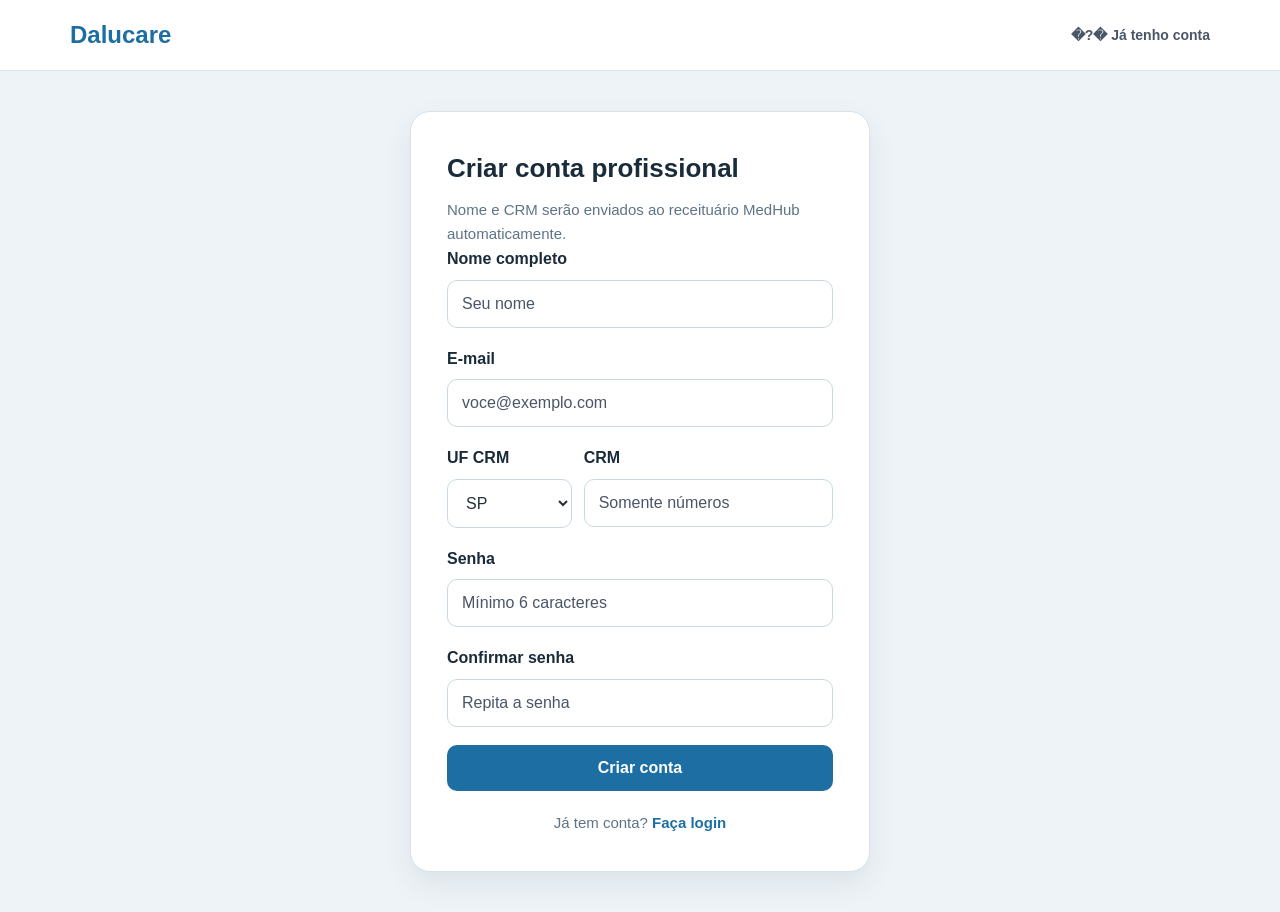
<file: platform/cadastro.html>
<!doctype html>
<html lang="pt-BR" data-theme="light">
<head>
  <meta charset="UTF-8">
  <meta name="viewport" content="width=device-width, initial-scale=1.0">
  <title>Cadastro profissional | Dalucare</title>
  <script src="../js/force-https.js?v=20260722ak"></script>
  <link rel="stylesheet" href="../css/style.css?v=20260722ak">
  <link rel="stylesheet" href="css/dash.css?v=20260722ak">
  <script src="js/auth.js?v=20260722ak"></script>
</head>
<body class="pagina-app">
  <header class="app-topo">
    <div class="container">
      <a class="logo" href="../index.html">Dalucare</a>
      <a class="link-voltar" href="login.html">�?� Já tenho conta</a>
    </div>
  </header>

  <main class="app-centro">
    <div class="auth-card">
      <h1>Criar conta profissional</h1>
      <p class="auth-subtitulo">Nome e CRM serão enviados ao receituário MedHub automaticamente.</p>

      <form id="form-cadastro" class="formulario">
        <input type="hidden" id="cadastro-tipo" name="tipo" value="profissional">

        <div class="linha-form">
          <div class="campo">
            <label for="cadastro-nome">Nome completo</label>
            <input type="text" id="cadastro-nome" name="nome" placeholder="Seu nome" required minlength="3" autocomplete="name">
          </div>
        </div>

        <div class="linha-form">
          <div class="campo">
            <label for="cadastro-email">E-mail</label>
            <input type="email" id="cadastro-email" name="email" placeholder="voce@exemplo.com" required autocomplete="email">
          </div>
        </div>

        <div class="linha-form" style="display:grid;grid-template-columns:1fr 2fr;gap:12px;">
          <div class="campo">
            <label for="cadastro-crm-uf">UF CRM</label>
            <select id="cadastro-crm-uf" required>
              <option value="SP" selected>SP</option>
              <option value="RJ">RJ</option>
              <option value="MG">MG</option>
              <option value="ES">ES</option>
              <option value="PR">PR</option>
              <option value="SC">SC</option>
              <option value="RS">RS</option>
              <option value="BA">BA</option>
              <option value="PE">PE</option>
              <option value="CE">CE</option>
              <option value="DF">DF</option>
              <option value="GO">GO</option>
              <option value="MT">MT</option>
              <option value="MS">MS</option>
              <option value="PA">PA</option>
              <option value="AM">AM</option>
              <option value="MA">MA</option>
              <option value="PB">PB</option>
              <option value="RN">RN</option>
              <option value="AL">AL</option>
              <option value="SE">SE</option>
              <option value="PI">PI</option>
              <option value="TO">TO</option>
              <option value="RO">RO</option>
              <option value="AC">AC</option>
              <option value="AP">AP</option>
              <option value="RR">RR</option>
            </select>
          </div>
          <div class="campo">
            <label for="cadastro-crm">CRM</label>
            <input type="text" id="cadastro-crm" name="crm" placeholder="Somente números" required inputmode="numeric" pattern="[0-9]+" minlength="4" maxlength="10">
          </div>
        </div>

        <div class="linha-form">
          <div class="campo">
            <label for="cadastro-senha">Senha</label>
            <input type="password" id="cadastro-senha" name="senha" placeholder="Mínimo 6 caracteres" required minlength="6" autocomplete="new-password">
          </div>
        </div>

        <div class="linha-form">
          <div class="campo">
            <label for="cadastro-confirmar">Confirmar senha</label>
            <input type="password" id="cadastro-confirmar" name="confirmarSenha" placeholder="Repita a senha" required minlength="6" autocomplete="new-password">
          </div>
        </div>

        <button type="submit" class="btn btn-principal" id="btn-cadastro" style="width: 100%;">Criar conta</button>
        <p id="aviso-cadastro" class="aviso-form"></p>
      </form>

      <p class="auth-links">
        Já tem conta? <a href="login.html?v=20260722ak">Faça login</a>
      </p>
    </div>
  </main>

  <script>
    if (obterSessao()) {
      window.location.href = "app.html?v=20260722ak";
    }

    const formCadastro = document.getElementById("form-cadastro");
    const avisoCadastro = document.getElementById("aviso-cadastro");
    const btnCadastro = document.getElementById("btn-cadastro");

    formCadastro.addEventListener("submit", function (evento) {
      evento.preventDefault();

      const dados = {
        nome: document.getElementById("cadastro-nome").value,
        email: document.getElementById("cadastro-email").value,
        senha: document.getElementById("cadastro-senha").value,
        confirmarSenha: document.getElementById("cadastro-confirmar").value,
        tipo: "profissional",
        crm: document.getElementById("cadastro-crm").value,
        crmUf: document.getElementById("cadastro-crm-uf").value,
      };

      btnCadastro.disabled = true;
      btnCadastro.textContent = "Criando conta...";

      try {
        cadastrarUsuario(dados);
        autenticarUsuario(dados.email, dados.senha);
        window.location.href = "app.html?v=20260722ak";
      } catch (erro) {
        mostrarAviso(avisoCadastro, erro.message, "erro");
        btnCadastro.disabled = false;
        btnCadastro.textContent = "Criar conta";
      }
    });
  </script>
</body>
</html>
</file>
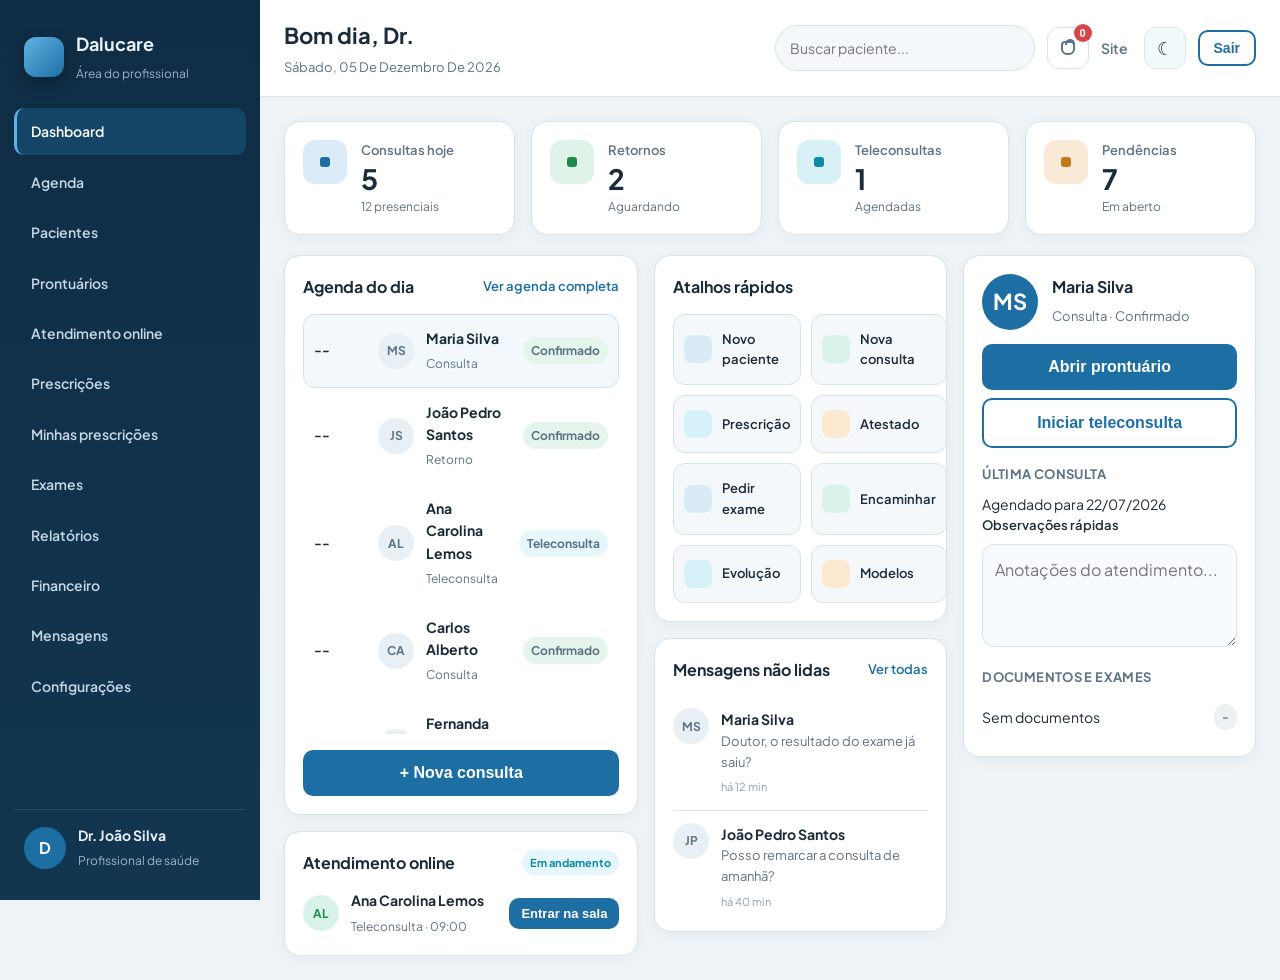
<file: platform/entrar.html>
<!doctype html>
<html lang="pt-BR">
<head>
  <meta charset="UTF-8">
  <meta name="viewport" content="width=device-width, initial-scale=1.0">
  <title>Entrando no painel�?�</title>
  <script src="../js/force-https.js?v=20260722ak"></script>
  <script src="js/auth.js?v=20260722ak"></script>
  <script>
    (function () {
      var DESTINO = "app.html?v=20260722ak";
      try {
        localStorage.removeItem("dalucare_sessao");
      } catch (e) {}

      try {
        if (typeof garantirUsuarioDemo === "function") {
          garantirUsuarioDemo({
            nome: "Dr. João Silva",
            email: "profissional@dalucare.demo",
            senha: "demo123",
            tipo: "profissional",
            crm: "123456",
            crmUf: "SP",
          });
        }
        if (typeof autenticarUsuario === "function") {
          autenticarUsuario("profissional@dalucare.demo", "demo123");
        } else {
          throw new Error("auth");
        }
      } catch (erro) {
        try {
          localStorage.setItem(
            "dalucare_sessao",
            JSON.stringify({
              id: "demo_pro",
              nome: "Dr. João Silva",
              email: "profissional@dalucare.demo",
              tipo: "profissional",
              crm: "123456",
              crmUf: "SP",
              criadoEm: new Date().toISOString(),
            })
          );
        } catch (err) {}
      }

      window.location.replace(DESTINO);
    })();
  </script>
</head>
<body style="font-family: sans-serif; padding: 24px; background: #eef3f7; color: #1a2b3a;">
  <h1>Abrindo o painel Dalucare�?�</h1>
  <p>Se não redirecionar em 2 segundos:</p>
  <p><a href="app.html?v=20260722ak">Clique aqui para abrir o app</a></p>
  <p><a href="login.html?v=20260722ak">Ou volte ao login</a></p>
</body>
</html>
</file>
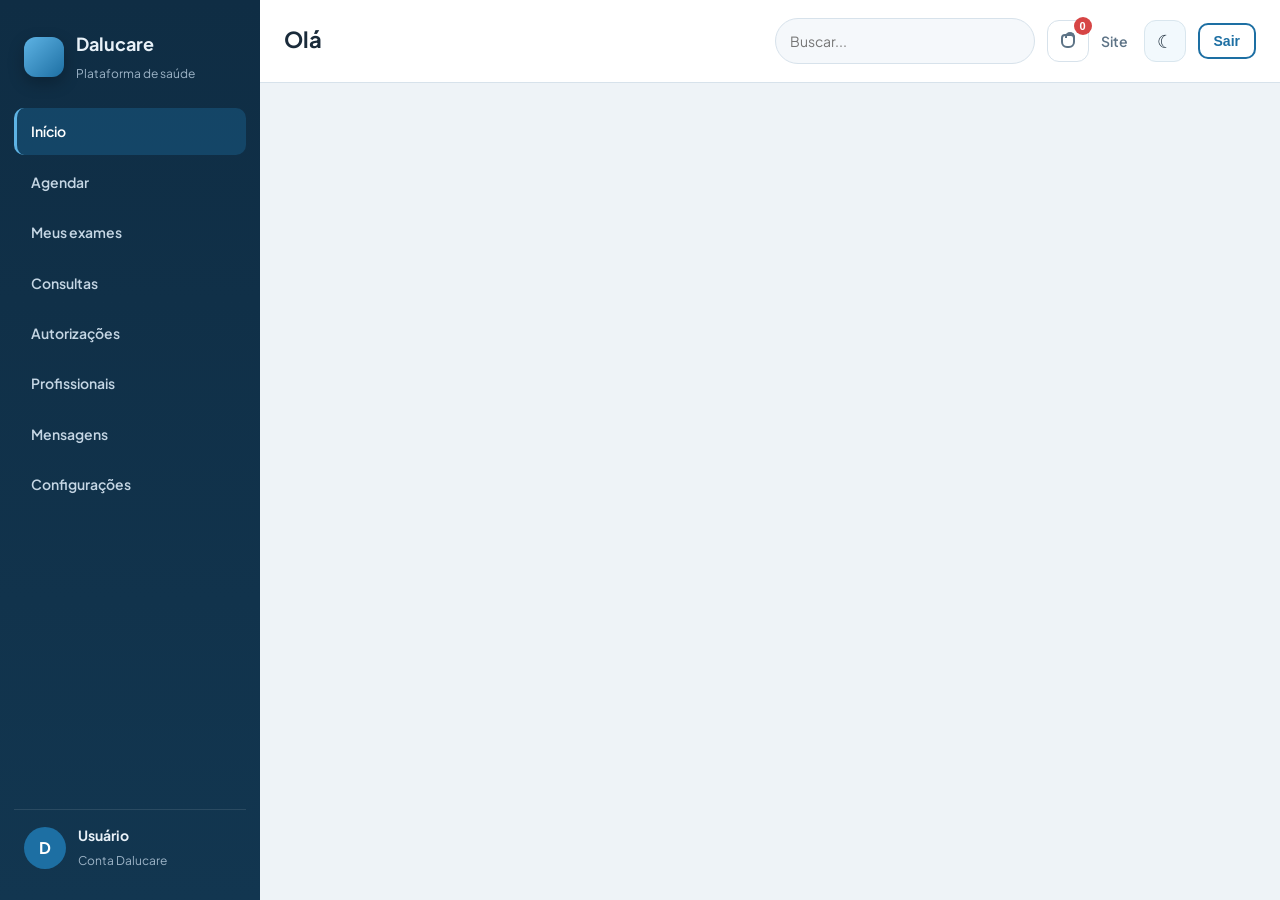
<file: platform/home.html>
<!doctype html>
<html lang="pt-BR" data-theme="light">
<head>
  <meta charset="UTF-8">
  <meta name="viewport" content="width=device-width, initial-scale=1.0">
  <meta http-equiv="Cache-Control" content="no-cache, no-store, must-revalidate">
  <meta http-equiv="Pragma" content="no-cache">
  <title>Início | Dalucare</title>
  <script src="../js/force-https.js?v=20260722ak"></script>
  <link rel="preconnect" href="https://fonts.googleapis.com">
  <link rel="preconnect" href="https://fonts.gstatic.com" crossorigin>
  <link href="https://fonts.googleapis.com/css2?family=Plus+Jakarta+Sans:wght@400;500;600;700&display=swap" rel="stylesheet">
  <link rel="stylesheet" href="../css/style.css?v=20260722ak">
  <link rel="stylesheet" href="css/dash.css?v=20260722ak">
  <script src="js/auth.js?v=20260722ak"></script>
  <script src="js/agenda-slots.js?v=20260722ak"></script>
  <script src="js/prescricoes-salvas.js?v=20260722ak"></script>
  <script src="js/pacientes.js?v=20260722ak"></script>
  <script src="js/prontuarios.js?v=20260722ak"></script>
</head>
<body class="pagina-dashboard">
  <div class="dash">
    <aside class="dash-sidebar" id="barra-lateral" aria-label="Menu do aplicativo">
      <div class="dash-brand">
        <span class="dash-brand-mark" aria-hidden="true"></span>
        <div>
          <strong>Dalucare</strong>
          <small id="dash-brand-sub">Plataforma de saúde</small>
        </div>
      </div>

      <!-- Menu padrão (paciente); o JS ajusta se for profissional -->
      <nav class="dash-nav" id="dash-nav" aria-label="Funcionalidades">
        <button type="button" class="dash-nav-item ativo" data-aba="visao-geral">Início</button>
        <button type="button" class="dash-nav-item" data-aba="agendar">Agendar</button>
        <button type="button" class="dash-nav-item" data-aba="exames">Meus exames</button>
        <button type="button" class="dash-nav-item" data-aba="consultas">Consultas</button>
        <button type="button" class="dash-nav-item" data-aba="autorizacoes">Autorizações</button>
        <button type="button" class="dash-nav-item" data-aba="profissionais">Profissionais</button>
        <button type="button" class="dash-nav-item" data-aba="mensagens">Mensagens</button>
        <button type="button" class="dash-nav-item" data-aba="config">Configurações</button>
      </nav>

      <div class="dash-user">
        <div class="dash-avatar" id="dash-avatar">D</div>
        <div>
          <strong id="dash-user-nome">Usuário</strong>
          <small id="dash-user-meta">Conta Dalucare</small>
        </div>
      </div>
    </aside>

    <div class="dash-fundo" id="shell-fundo" hidden></div>

    <div class="dash-main">
      <header class="dash-top">
        <div class="dash-top-esquerda">
          <button type="button" class="dash-menu-btn" id="btn-menu-lateral" aria-label="Abrir menu">☰</button>
          <div>
            <h1 class="dash-saudacao" id="dash-saudacao">Olá</h1>
            <p class="dash-data" id="dash-data"></p>
          </div>
        </div>
        <div class="dash-top-direita">
          <label class="dash-busca">
            <span class="sr-only">Buscar</span>
            <input type="search" id="dash-busca" placeholder="Buscar..." disabled>
          </label>
          <button type="button" class="dash-icone" title="Notificações" aria-label="Notificações">
            <span class="dash-icone-ponto" aria-hidden="true"></span>
            <span class="dash-badge">0</span>
          </button>
          <a class="dash-link-site" href="../index.html">Site</a>
          <button type="button" class="btn-tema dash-btn-tema" id="btn-tema" aria-label="Ativar modo escuro" title="Ativar modo escuro">
            <span id="icone-tema" aria-hidden="true">☾</span>
          </button>
          <button type="button" class="btn btn-secundario btn-sair" id="btn-sair">Sair</button>
        </div>
      </header>

      <main class="dash-conteudo">
        <section class="aba-painel ativo" id="aba-visao-geral-pro" hidden>
          <div class="kpi-grid">
            <article class="kpi-card"><span class="kpi-icone kpi-azul" aria-hidden="true"></span><div><p class="kpi-rotulo">Consultas hoje</p><p class="kpi-valor">18</p><p class="kpi-meta">12 presenciais</p></div></article>
            <article class="kpi-card"><span class="kpi-icone kpi-verde" aria-hidden="true"></span><div><p class="kpi-rotulo">Retornos</p><p class="kpi-valor">3</p><p class="kpi-meta">Aguardando</p></div></article>
            <article class="kpi-card"><span class="kpi-icone kpi-ciano" aria-hidden="true"></span><div><p class="kpi-rotulo">Teleconsultas</p><p class="kpi-valor">2</p><p class="kpi-meta">Agendadas</p></div></article>
            <article class="kpi-card"><span class="kpi-icone kpi-laranja" aria-hidden="true"></span><div><p class="kpi-rotulo">Pendências</p><p class="kpi-valor">7</p><p class="kpi-meta">Em aberto</p></div></article>
          </div>

          <div class="clinica-grid">
            <div class="clinica-col clinica-col-agenda">
              <section class="painel-bloco agenda-unificada">
                <div class="painel-bloco-topo">
                  <h2>Agenda do dia</h2>
                  <button type="button" class="link-suave" data-ir="agenda">Ver agenda completa</button>
                </div>
                <ul class="lista-agenda lista-agenda-pro" id="lista-agenda-pro">
                  <!-- preenchido pelo JS com demo -->
                </ul>
                <button type="button" class="btn btn-principal btn-bloco" data-ir="agenda" data-nova-consulta="1">+ Nova consulta</button>
              </section>

              <section class="painel-bloco online-bloco">
                <div class="painel-bloco-topo">
                  <h2>Atendimento online</h2>
                  <span class="status status-tele">Em andamento</span>
                </div>
                <div class="online-card">
                  <div class="agenda-avatar online-av">AL</div>
                  <div>
                    <strong>Ana Carolina Lemos</strong>
                    <span>Teleconsulta · 09:00</span>
                  </div>
                  <button type="button" class="btn btn-principal btn-sm" data-ir="online">Entrar na sala</button>
                </div>
              </section>
            </div>

            <div class="clinica-col clinica-col-meio">
              <section class="painel-bloco">
                <h2>Atalhos rápidos</h2>
                <div class="atalhos-grid atalhos-clinica">
                  <button type="button" class="atalho-btn" data-ir="pacientes" data-novo-paciente="1"><span class="atalho-ico ico-azul"></span>Novo paciente</button>
                  <button type="button" class="atalho-btn" data-ir="agenda" data-nova-consulta="1"><span class="atalho-ico ico-verde"></span>Nova consulta</button>
                  <button type="button" class="atalho-btn" data-ir="prontuarios"><span class="atalho-ico ico-ciano"></span>Prescrição</button>
                  <button type="button" class="atalho-btn" data-ir="prontuarios"><span class="atalho-ico ico-laranja"></span>Atestado</button>
                  <button type="button" class="atalho-btn" data-ir="exames-pro"><span class="atalho-ico ico-azul"></span>Pedir exame</button>
                  <button type="button" class="atalho-btn" data-ir="pacientes"><span class="atalho-ico ico-verde"></span>Encaminhar</button>
                  <button type="button" class="atalho-btn" data-ir="prontuarios"><span class="atalho-ico ico-ciano"></span>Evolução</button>
                  <button type="button" class="atalho-btn" data-ir="config"><span class="atalho-ico ico-laranja"></span>Modelos</button>
                </div>
              </section>

              <section class="painel-bloco">
                <div class="painel-bloco-topo">
                  <h2>Mensagens não lidas</h2>
                  <button type="button" class="link-suave" data-ir="mensagens">Ver todas</button>
                </div>
                <ul class="lista-mensagens">
                  <li>
                    <div class="agenda-avatar">MS</div>
                    <div>
                      <strong>Maria Silva</strong>
                      <span>Doutor, o resultado do exame já saiu?</span>
                      <em>há 12 min</em>
                    </div>
                  </li>
                  <li>
                    <div class="agenda-avatar">JP</div>
                    <div>
                      <strong>João Pedro Santos</strong>
                      <span>Posso remarcar a consulta de amanhã?</span>
                      <em>há 40 min</em>
                    </div>
                  </li>
                </ul>
              </section>
            </div>

            <div class="clinica-col clinica-col-paciente">
              <section class="painel-bloco paciente-ficha" id="paciente-ficha">
                <div class="paciente-resumo">
                  <div class="dash-avatar grande" id="ficha-avatar">MS</div>
                  <div>
                    <strong id="ficha-nome">Maria Silva</strong>
                    <p id="ficha-meta">32 anos · Feminino · Bradesco Saúde</p>
                  </div>
                </div>
                <div class="acoes-paciente">
                  <button type="button" class="btn btn-principal" data-ir="prontuarios">Abrir prontuário</button>
                  <button type="button" class="btn btn-secundario" data-ir="online">Iniciar teleconsulta</button>
                </div>
                <div class="ficha-bloco">
                  <h3>Última consulta</h3>
                  <p id="ficha-ultima">15/04/2026 · Retorno · Hipertensão controlada</p>
                </div>
                <div class="campo-obs">
                  <label for="obs-rapidas">Observações rápidas</label>
                  <textarea id="obs-rapidas" rows="3" placeholder="Anotações do atendimento...">Paciente refere melhora com a medicação atual.</textarea>
                </div>
                <div class="ficha-bloco">
                  <h3>Documentos e exames</h3>
                  <ul class="lista-docs" id="ficha-docs">
                    <li><span>Hemograma</span><span class="status status-ok">Normal</span></li>
                    <li><span>Ressonância</span><span class="status status-atencao">Atenção</span></li>
                    <li><span>Raio-X tórax</span><span class="status status-ok">Normal</span></li>
                  </ul>
                </div>
              </section>
            </div>
          </div>
        </section>

        <section class="aba-painel" id="aba-visao-geral-pac" hidden>
          <div class="painel-aviso">Área do paciente em construção. Por enquanto o app está focado no profissional.</div>
        </section>

        <section class="aba-painel" id="aba-agendar"><h1>Agendar consulta</h1><p class="aba-intro">Escolha o profissional e pague 50% para reservar.</p><div class="painel-aviso">Em breve: agenda com Mercado Pago.</div></section>
        <section class="aba-painel" id="aba-exames"><h1>Meus exames</h1><p class="aba-intro">Anexe PDFs ou fotos dos exames.</p><div class="painel-aviso">Em breve: upload seguro.</div></section>
        <section class="aba-painel" id="aba-consultas"><h1>Minhas consultas</h1><p class="aba-intro">Histórico e próximos horários.</p><div class="painel-aviso">Em breve: lista com status.</div></section>
        <section class="aba-painel" id="aba-autorizacoes"><h1>Autorizações</h1><p class="aba-intro">Controle quem acessa seus dados.</p><div class="painel-aviso">Em breve: consentimento LGPD.</div></section>
        <section class="aba-painel" id="aba-profissionais"><h1>Profissionais</h1><div class="dash-grid-2"><article class="painel-bloco"><h2>Angela Couto</h2><p>Cirurgia geral · Santos · R$ 150</p></article><article class="painel-bloco"><h2>Priscila Couto</h2><p>Fisioterapia · Santos · R$ 300</p></article><article class="painel-bloco"><h2>Débora Medeiros</h2><p>Otorrino · SP/SBC · R$ 300</p></article><article class="painel-bloco"><h2>Jefferson França</h2><p>Endocrino · Santos/Guarujá · R$ 500</p></article></div></section>
        <section class="aba-painel" id="aba-agenda">
          <div class="painel-bloco-topo agenda-completa-topo">
            <div>
              <h1>Agenda</h1>
              <p class="aba-intro">Calendário editável · referência de hoje: 22/07/2026</p>
            </div>
            <button type="button" class="btn btn-principal" id="btn-cal-nova">+ Nova consulta</button>
          </div>

          <div class="cal-layout">
            <section class="painel-bloco cal-mes-bloco">
              <div class="cal-nav">
                <button type="button" class="btn btn-secundario btn-sm" id="btn-cal-prev" aria-label="Mês anterior">‹</button>
                <h2 id="cal-mes-titulo">Julho 2026</h2>
                <button type="button" class="btn btn-secundario btn-sm" id="btn-cal-next" aria-label="Próximo mês">›</button>
                <button type="button" class="link-suave" id="btn-cal-hoje">Hoje</button>
              </div>
              <div class="cal-grade" id="cal-grade" aria-label="Calendário mensal"></div>
            </section>

            <section class="painel-bloco cal-dia-bloco">
              <div class="painel-bloco-topo">
                <h2 id="cal-dia-titulo">Quarta-feira, 22 de julho</h2>
                <span class="chip" id="cal-dia-contagem">0 consultas</span>
              </div>
              <ul class="lista-agenda lista-agenda-pro" id="cal-lista-dia"></ul>
              <p class="cal-dica">Clique em um horário para editar, ou em <strong>+ Nova consulta</strong> para cadastrar.</p>
            </section>
          </div>
        </section>

        <div class="modal-overlay" id="modal-consulta" hidden>
          <div class="modal-card" role="dialog" aria-modal="true" aria-labelledby="cal-form-titulo">
            <button type="button" class="modal-fechar" id="modal-consulta-fechar" aria-label="Fechar">×</button>
            <form class="cal-form" id="cal-form">
              <h3 id="cal-form-titulo">Nova consulta</h3>
              <p class="auth-subtitulo" id="cal-form-sub">Preencha os dados e salve na agenda.</p>
              <input type="hidden" id="cal-id" value="">
              <div class="cal-form-grid">
                <div class="campo">
                  <label for="cal-data">Data</label>
                  <input type="date" id="cal-data" required>
                </div>
                <div class="campo">
                  <label for="cal-hora">Horário</label>
                  <select id="cal-hora" required></select>
                  <small class="cal-hora-ajuda" id="cal-hora-ajuda">Horários já ocupados não aparecem.</small>
                </div>
                <div class="campo cal-campo-largo">
                  <label for="cal-nome">Paciente</label>
                  <input type="text" id="cal-nome" required placeholder="Nome do paciente" minlength="2">
                </div>
                <div class="campo">
                  <label for="cal-tipo">Tipo</label>
                  <select id="cal-tipo">
                    <option>Consulta</option>
                    <option>Retorno</option>
                    <option>Teleconsulta</option>
                    <option>Procedimento</option>
                  </select>
                </div>
                <div class="campo">
                  <label for="cal-status">Status</label>
                  <select id="cal-status">
                    <option>Confirmado</option>
                    <option>Teleconsulta</option>
                    <option>Pendente</option>
                    <option>Cancelado</option>
                  </select>
                </div>
                <div class="campo cal-campo-largo">
                  <label for="cal-obs">Observação</label>
                  <input type="text" id="cal-obs" placeholder="Opcional">
                </div>
              </div>
              <div class="cal-form-acoes">
                <button type="submit" class="btn btn-principal" id="cal-salvar">Salvar consulta</button>
                <button type="button" class="btn btn-secundario" id="cal-cancelar">Cancelar</button>
                <button type="button" class="btn btn-secundario" id="cal-excluir" hidden>Excluir</button>
              </div>
              <p class="aviso-form" id="cal-aviso"></p>
            </form>
          </div>
        </div>

        <section class="aba-painel" id="aba-pacientes">
          <div class="painel-bloco-topo pac-topo">
            <div>
              <h1>Pacientes</h1>
              <p class="aba-intro">Cadastro, busca e ficha clínica rápida.</p>
            </div>
            <button type="button" class="btn btn-principal" id="btn-novo-paciente">+ Novo paciente</button>
          </div>

          <div class="pac-stats">
            <div class="pac-stat"><strong id="pac-stat-total">0</strong><span>Total</span></div>
            <div class="pac-stat"><strong id="pac-stat-novos">0</strong><span>Novos / 1ª consulta</span></div>
            <div class="pac-stat"><strong id="pac-stat-retorno">0</strong><span>Com retorno</span></div>
          </div>

          <div class="pac-layout">
            <section class="painel-bloco pac-lista-bloco">
              <label class="campo presc-busca-campo">
                <span>Buscar paciente</span>
                <input type="search" id="pac-busca" placeholder="Nome, telefone, convênio, cidade..." autocomplete="off">
              </label>
              <div class="pac-filtros" role="tablist" aria-label="Filtros de pacientes">
                <button type="button" class="pac-filtro ativo" data-pac-filtro="todos">Todos</button>
                <button type="button" class="pac-filtro" data-pac-filtro="retorno">Retorno</button>
                <button type="button" class="pac-filtro" data-pac-filtro="novos">Novos</button>
                <button type="button" class="pac-filtro" data-pac-filtro="tele">Teleconsulta</button>
              </div>
              <p class="cal-dica" id="pac-contagem">0 pacientes</p>
              <ul class="pac-lista" id="pac-lista"></ul>
            </section>

            <section class="painel-bloco pac-detalhe-bloco">
              <div id="pac-painel-vazio" class="pac-vazio">
                <h2>Ficha do paciente</h2>
                <p>Selecione alguém na lista ou cadastre um novo paciente para ver dados, histórico e ações rápidas.</p>
              </div>

              <div id="pac-painel-ficha" hidden>
                <div class="pac-ficha-topo">
                  <div class="paciente-resumo">
                    <div class="dash-avatar grande" id="pac-ficha-avatar">?</div>
                    <div>
                      <strong id="pac-ficha-nome">Paciente</strong>
                      <p id="pac-ficha-meta"></p>
                      <div class="pac-tags" id="pac-ficha-tags"></div>
                    </div>
                  </div>
                  <div class="pac-ficha-acoes">
                    <button type="button" class="btn btn-principal btn-sm" id="btn-pac-nova-consulta">Nova consulta</button>
                    <button type="button" class="btn btn-secundario btn-sm" id="btn-pac-prontuario">Prontuário</button>
                    <button type="button" class="btn btn-secundario btn-sm" id="btn-pac-mensagem">Mensagem</button>
                    <button type="button" class="link-suave" id="btn-pac-editar">Editar</button>
                    <button type="button" class="link-suave pac-excluir" id="btn-pac-excluir">Excluir</button>
                  </div>
                </div>

                <div class="pac-ficha-grid">
                  <div class="ficha-bloco">
                    <h3>Contato</h3>
                    <p><span class="pac-label">Telefone</span> <span id="pac-ficha-tel">-</span></p>
                    <p><span class="pac-label">E-mail</span> <span id="pac-ficha-email">-</span></p>
                    <p><span class="pac-label">Cidade</span> <span id="pac-ficha-cidade">-</span></p>
                  </div>
                  <div class="ficha-bloco">
                    <h3>Administrativo</h3>
                    <p><span class="pac-label">Convênio</span> <span id="pac-ficha-convenio">-</span></p>
                    <p><span class="pac-label">Última consulta</span> <span id="pac-ficha-ult">-</span></p>
                    <p><span class="pac-label">Próxima consulta</span> <span id="pac-ficha-prox">-</span></p>
                  </div>
                  <div class="ficha-bloco pac-obs-bloco">
                    <h3>Observações clínicas</h3>
                    <p id="pac-ficha-obs"></p>
                  </div>
                </div>
              </div>

              <div id="pac-painel-form" hidden>
                <h2 id="pac-form-titulo">Novo paciente</h2>
                <p class="cal-dica">Preencha os dados principais. Você pode editar depois.</p>
                <form class="cal-form" id="form-paciente">
                  <input type="hidden" id="pac-form-id" value="">
                  <div class="cal-form-grid">
                    <div class="campo cal-campo-largo">
                      <label for="pac-form-nome">Nome completo</label>
                      <input type="text" id="pac-form-nome" required minlength="2" placeholder="Nome do paciente">
                    </div>
                    <div class="campo">
                      <label for="pac-form-nasc">Nascimento</label>
                      <input type="date" id="pac-form-nasc">
                    </div>
                    <div class="campo">
                      <label for="pac-form-sexo">Sexo</label>
                      <select id="pac-form-sexo">
                        <option value="">-</option>
                        <option value="Feminino">Feminino</option>
                        <option value="Masculino">Masculino</option>
                        <option value="Outro">Outro</option>
                      </select>
                    </div>
                    <div class="campo">
                      <label for="pac-form-tel">Telefone</label>
                      <input type="tel" id="pac-form-tel" placeholder="(00) 00000-0000">
                    </div>
                    <div class="campo">
                      <label for="pac-form-email">E-mail</label>
                      <input type="email" id="pac-form-email" placeholder="email@exemplo.com">
                    </div>
                    <div class="campo">
                      <label for="pac-form-convenio">Convênio</label>
                      <input type="text" id="pac-form-convenio" placeholder="Particular, Unimed...">
                    </div>
                    <div class="campo">
                      <label for="pac-form-cidade">Cidade</label>
                      <input type="text" id="pac-form-cidade" placeholder="Cidade">
                    </div>
                    <div class="campo">
                      <label for="pac-form-ult">Última consulta</label>
                      <input type="date" id="pac-form-ult">
                    </div>
                    <div class="campo">
                      <label for="pac-form-prox">Próxima consulta</label>
                      <input type="date" id="pac-form-prox">
                    </div>
                    <div class="campo cal-campo-largo">
                      <label for="pac-form-tags">Etiquetas</label>
                      <input type="text" id="pac-form-tags" placeholder="Ex.: Retorno, Hipertensão, Novo">
                    </div>
                    <div class="campo cal-campo-largo">
                      <label for="pac-form-obs">Observações</label>
                      <textarea id="pac-form-obs" rows="3" placeholder="Anotações clínicas ou administrativas"></textarea>
                    </div>
                  </div>
                  <div class="cal-form-acoes">
                    <button type="submit" class="btn btn-principal">Salvar paciente</button>
                    <button type="button" class="btn btn-secundario" id="btn-pac-form-cancelar">Cancelar</button>
                  </div>
                  <p class="aviso-form" id="pac-form-aviso"></p>
                </form>
              </div>
            </section>
          </div>
        </section>
        <section class="aba-painel" id="aba-prontuarios">
          <div class="painel-bloco-topo pac-topo" id="pront-topo-lista">
            <div>
              <h1>Prontuários</h1>
              <p class="aba-intro">Escolha um paciente para abrir a história clínica.</p>
            </div>
          </div>

          <div id="pront-vista-lista">
            <section class="painel-bloco">
              <label class="campo presc-busca-campo">
                <span>Buscar paciente</span>
                <input type="search" id="pront-busca" placeholder="Nome, convênio, cidade..." autocomplete="off">
              </label>
              <p class="cal-dica" id="pront-contagem">0 pacientes</p>
              <ul class="pac-lista pront-lista-full" id="pront-pac-lista"></ul>
            </section>
          </div>

          <div id="pront-vista-historia" hidden>
            <div class="painel-bloco-topo pac-topo">
              <div class="pront-historia-cabecalho">
                <button type="button" class="btn btn-secundario btn-sm" id="btn-pront-voltar">← Voltar à lista</button>
                <div class="paciente-resumo">
                  <div class="dash-avatar grande" id="pront-avatar">?</div>
                  <div>
                    <strong id="pront-nome">Paciente</strong>
                    <p id="pront-meta"></p>
                  </div>
                </div>
              </div>
            </div>

            <div class="pront-historia-layout">
              <section class="painel-bloco">
                <div class="painel-bloco-topo">
                  <h2 class="pront-secao-titulo">Histórico do paciente</h2>
                  <span class="cal-dica">Dados permanentes · não repetir a cada atendimento</span>
                </div>
                <form class="cal-form" id="form-pront-resumo">
                  <div class="cal-form-grid">
                    <div class="campo cal-campo-largo">
                      <label for="pront-alergias">Alergias</label>
                      <textarea id="pront-alergias" rows="2" placeholder="Medicamentos, alimentos, contraste..."></textarea>
                    </div>
                    <div class="campo cal-campo-largo">
                      <label for="pront-antecedentes">Antecedentes pessoais</label>
                      <textarea id="pront-antecedentes" rows="2" placeholder="Doenças prévias, cirurgias, internamentos"></textarea>
                    </div>
                    <div class="campo cal-campo-largo">
                      <label for="pront-af">Antecedentes familiares</label>
                      <textarea id="pront-af" rows="2" placeholder="História familiar relevante"></textarea>
                    </div>
                    <div class="campo">
                      <label for="pront-habitos">Hábitos de vida</label>
                      <textarea id="pront-habitos" rows="2" placeholder="Tabaco, álcool, atividade física, sono"></textarea>
                    </div>
                    <div class="campo">
                      <label for="pront-meds">Medicamentos em uso</label>
                      <textarea id="pront-meds" rows="2" placeholder="Nome, dose e posologia"></textarea>
                    </div>
                  </div>
                  <div class="cal-form-acoes">
                    <button type="submit" class="btn btn-secundario btn-sm">Salvar histórico</button>
                  </div>
                  <p class="aviso-form" id="pront-resumo-aviso"></p>
                </form>
              </section>

              <section class="painel-bloco" id="pront-box-atendimentos">
                <div class="painel-bloco-topo">
                  <h2 class="pront-secao-titulo">Atendimentos</h2>
                  <button type="button" class="btn btn-principal btn-sm" id="btn-pront-nova-ev">+ Novo atendimento</button>
                </div>
                <p class="cal-dica">Clique em um atendimento para abrir a anamnese daquele dia.</p>
                <ul class="pront-atend-lista" id="pront-atend-lista"></ul>
              </section>

              <section class="painel-bloco" id="pront-box-leitura" hidden>
                <div class="painel-bloco-topo">
                  <h2 class="pront-secao-titulo">Anamnese do atendimento</h2>
                  <button type="button" class="btn btn-secundario btn-sm" id="btn-pront-fechar-leitura">← Voltar aos atendimentos</button>
                </div>
                <div id="pront-historico-contexto" class="pront-historico-contexto"></div>
                <div id="pront-anamnese-leitura" class="pront-anamnese-leitura"></div>
                <div class="cal-form-acoes">
                  <button type="button" class="link-suave pac-excluir" id="btn-pront-excluir-atend">Excluir atendimento</button>
                </div>
              </section>

              <section class="painel-bloco" id="pront-form-box" hidden>
                <div class="painel-bloco-topo">
                  <h2 class="pront-secao-titulo" id="pront-form-titulo">Novo atendimento</h2>
                  <button type="button" class="btn btn-secundario btn-sm" id="btn-pront-cancelar-ev">Cancelar</button>
                </div>
                <div id="pront-historico-contexto-form" class="pront-historico-contexto"></div>
                <p class="cal-dica">Preencha só o que mudou neste atendimento. O histórico permanente já está acima.</p>
                <form class="cal-form" id="form-pront-evolucao">
                  <div class="cal-form-grid">
                    <div class="campo">
                      <label for="pront-ev-data">Data</label>
                      <input type="date" id="pront-ev-data" required>
                    </div>
                    <div class="campo">
                      <label for="pront-ev-tipo">Tipo de atendimento</label>
                      <select id="pront-ev-tipo">
                        <option value="Consulta">Consulta</option>
                        <option value="Retorno">Retorno</option>
                        <option value="Teleconsulta">Teleconsulta</option>
                        <option value="Urgência">Urgência</option>
                      </select>
                    </div>
                    <div class="campo cal-campo-largo">
                      <label for="pront-ev-qp">Queixa principal</label>
                      <input type="text" id="pront-ev-qp" required placeholder="Motivo principal da consulta">
                    </div>
                    <div class="campo cal-campo-largo">
                      <label for="pront-ev-hda">História da doença atual (HDA)</label>
                      <textarea id="pront-ev-hda" rows="4" required placeholder="Início, evolução, fatores de melhora/piora, tratamentos já feitos..."></textarea>
                    </div>
                    <div class="campo cal-campo-largo">
                      <label for="pront-ev-is">Interrogatório / revisão de sistemas</label>
                      <textarea id="pront-ev-is" rows="3" placeholder="Sintomas associados por sistema"></textarea>
                    </div>
                    <div class="campo cal-campo-largo">
                      <label for="pront-ev-exame">Exame físico</label>
                      <textarea id="pront-ev-exame" rows="3" placeholder="Sinais vitais, exame geral e segmentar"></textarea>
                    </div>
                    <div class="campo cal-campo-largo">
                      <label for="pront-ev-hd">Hipótese diagnóstica</label>
                      <textarea id="pront-ev-hd" rows="2" placeholder="Hipóteses e CID, se houver"></textarea>
                    </div>
                    <div class="campo cal-campo-largo">
                      <label for="pront-ev-conduta">Conduta e orientações</label>
                      <textarea id="pront-ev-conduta" rows="3" required placeholder="Prescrições, exames, encaminhamentos, retorno"></textarea>
                    </div>
                  </div>
                  <div class="cal-form-acoes">
                    <button type="submit" class="btn btn-principal">Salvar atendimento</button>
                    <button type="button" class="btn btn-secundario" id="btn-pront-cancelar-ev-2">Cancelar</button>
                  </div>
                  <p class="aviso-form" id="pront-ev-aviso"></p>
                </form>
              </section>
            </div>
          </div>
        </section>
        <section class="aba-painel" id="aba-online"><h1>Atendimento online</h1><p class="aba-intro">Teleconsultas (Google Meet no MVP).</p><div class="painel-aviso">Em breve: sala integrada.</div></section>
        <section class="aba-painel" id="aba-prescricoes">
          <div class="painel-bloco-topo">
            <div>
              <h1>Prescrições</h1>
              <p class="aba-intro">Receituário MedHub · nome e CRM do login Dalucare são enviados automaticamente.</p>
            </div>
            <a class="link-suave" href="https://www.medhub.ia.br/embed/prescricao.html?v=rx-20260722i" target="_blank" rel="noopener noreferrer">Abrir em nova aba</a>
          </div>
          <p class="cal-dica" id="medhub-perfil-status">Aguardando envio do perfil ao MedHub...</p>
          <div class="embed-frame painel-bloco">
            <iframe
              id="medhub-rx-embed"
              src="https://www.medhub.ia.br/embed/prescricao.html?v=rx-20260722i"
              title="Receituário MedHub"
              style="width:100%;min-height:720px;border:0;"
            ></iframe>
          </div>
        </section>
        <section class="aba-painel" id="aba-prescricoes-salvas">
          <div class="painel-bloco-topo presc-salvas-topo">
            <div>
              <h1>Minhas prescrições</h1>
              <p class="aba-intro">Suas medicações de uso frequente — cadastre uma vez e reutilize no próximo paciente.</p>
            </div>
            <button type="button" class="btn btn-principal" id="btn-nova-presc-salva">+ Novo medicamento</button>
          </div>

          <section class="painel-bloco presc-receita-barra">
            <div class="presc-receita-medico">
              <strong id="presc-receita-medico-nome">Médico(a)</strong>
              <span id="presc-receita-medico-crm">CRM —</span>
              <p class="cal-dica" id="presc-receita-resumo">Clique em Usar nos medicamentos para montar a receita.</p>
            </div>
            <div class="presc-receita-acoes">
              <button type="button" class="btn btn-principal" id="btn-gerar-receita">Gerar receita</button>
              <button type="button" class="btn btn-secundario" id="btn-limpar-receita">Limpar receita</button>
            </div>
          </section>

          <div class="presc-salvas-layout">
            <section class="painel-bloco">
              <label class="campo presc-busca-campo">
                <span>Buscar medicamento</span>
                <input type="search" id="presc-salvas-busca" placeholder="Ex.: losartana, omeprazol, jejum..." autocomplete="off">
              </label>
              <p class="cal-dica" id="presc-salvas-contagem">0 medicamentos</p>
              <ul class="presc-salvas-lista" id="presc-salvas-lista"></ul>
            </section>

            <section class="painel-bloco">
              <h2 id="presc-salvas-form-titulo">Novo medicamento</h2>
              <p class="cal-dica">Preencha e salve. Depois use "Copiar" ou "Usar" na lista.</p>
              <form class="cal-form" id="form-presc-salva">
                <input type="hidden" id="presc-salva-id" value="">
                <div class="cal-form-grid">
                  <div class="campo cal-campo-largo">
                    <label for="presc-salva-nome">Medicamento</label>
                    <input type="text" id="presc-salva-nome" required placeholder="Nome do medicamento" minlength="2">
                  </div>
                  <div class="campo">
                    <label for="presc-salva-dose">Dose</label>
                    <input type="text" id="presc-salva-dose" placeholder="Ex.: 50 mg">
                  </div>
                  <div class="campo">
                    <label for="presc-salva-via">Via</label>
                    <select id="presc-salva-via">
                      <option value="VO">VO</option>
                      <option value="IM">IM</option>
                      <option value="IV">IV</option>
                      <option value="SC">SC</option>
                      <option value="Tópica">Tópica</option>
                      <option value="Inalatória">Inalatória</option>
                      <option value="Outra">Outra</option>
                    </select>
                  </div>
                  <div class="campo cal-campo-largo">
                    <label for="presc-salva-posologia">Posologia</label>
                    <input type="text" id="presc-salva-posologia" required placeholder="Ex.: 1 comprimido a cada 12 horas">
                  </div>
                  <div class="campo">
                    <label for="presc-salva-qtd">Quantidade</label>
                    <input type="text" id="presc-salva-qtd" placeholder="Ex.: 30 comprimidos">
                  </div>
                  <div class="campo">
                    <label for="presc-salva-obs">Observação</label>
                    <input type="text" id="presc-salva-obs" placeholder="Opcional">
                  </div>
                </div>
                <div class="cal-form-acoes">
                  <button type="submit" class="btn btn-principal">Salvar</button>
                  <button type="button" class="btn btn-secundario" id="btn-presc-salva-limpar">Limpar</button>
                  <button type="button" class="btn btn-secundario" id="btn-presc-salva-excluir" hidden>Excluir</button>
                </div>
                <p class="aviso-form" id="aviso-presc-salva"></p>
              </form>

              <div class="presc-preview painel-bloco" id="presc-preview-box" hidden>
                <h3>Texto pronto</h3>
                <pre id="presc-preview-texto"></pre>
                <div class="cal-form-acoes">
                  <button type="button" class="btn btn-principal" id="btn-presc-copiar-preview">Copiar texto</button>
                </div>
              </div>
            </section>
          </div>
        </section>
<section class="aba-painel" id="aba-exames-pro"><h1>Exames</h1><p class="aba-intro">Arquivos autorizados pelos pacientes.</p><div class="painel-aviso">Em breve: visualização.</div></section>
        <section class="aba-painel" id="aba-relatorios"><h1>Relatórios</h1><p class="aba-intro">Produtividade e indicadores.</p><div class="painel-aviso">Em breve: painéis gerenciais.</div></section>
        <section class="aba-painel" id="aba-financeiro"><h1>Financeiro</h1><p class="aba-intro">Sinais de 50% e repasses.</p><div class="painel-aviso">Em breve: Mercado Pago.</div></section>
        <section class="aba-painel" id="aba-mensagens"><h1>Mensagens</h1><p class="aba-intro">Comunicação segura.</p><div class="painel-aviso">Em breve: chat.</div></section>
        <section class="aba-painel" id="aba-config">
          <h1>Configurações</h1>
          <p class="aba-intro">Dados usados no receituário MedHub.</p>
          <form class="painel-bloco cal-form" id="form-perfil-pro" style="max-width:520px;">
            <div class="cal-form-grid">
              <div class="campo cal-campo-largo">
                <label for="perfil-nome">Nome na receita</label>
                <input type="text" id="perfil-nome" required minlength="3">
              </div>
              <div class="campo">
                <label for="perfil-crm-uf">UF CRM</label>
                <input type="text" id="perfil-crm-uf" maxlength="2" required placeholder="SP">
              </div>
              <div class="campo">
                <label for="perfil-crm">CRM</label>
                <input type="text" id="perfil-crm" required inputmode="numeric" placeholder="123456">
              </div>
            </div>
            <div class="cal-form-acoes">
              <button type="submit" class="btn btn-principal">Salvar perfil</button>
            </div>
            <p class="aviso-form" id="aviso-perfil"></p>
          </form>
        </section>
      </main>
    </div>
  </div>

  <script>
    (function () {
      var MENU_PACIENTE = [
        { id: "visao-geral", label: "Início" },
        { id: "agendar", label: "Agendar" },
        { id: "exames", label: "Meus exames" },
        { id: "consultas", label: "Consultas" },
        { id: "autorizacoes", label: "Autorizações" },
        { id: "profissionais", label: "Profissionais" },
        { id: "mensagens", label: "Mensagens" },
        { id: "config", label: "Configurações" },
      ];

      var MENU_PROFISSIONAL = [
        { id: "visao-geral", label: "Dashboard" },
        { id: "agenda", label: "Agenda" },
        { id: "pacientes", label: "Pacientes" },
        { id: "prontuarios", label: "Prontuários" },
        { id: "online", label: "Atendimento online" },
        { id: "prescricoes", label: "Prescrições" },
        { id: "prescricoes-salvas", label: "Minhas prescrições" },
        { id: "exames-pro", label: "Exames" },
        { id: "relatorios", label: "Relatórios" },
        { id: "financeiro", label: "Financeiro" },
        { id: "mensagens", label: "Mensagens" },
        { id: "config", label: "Configurações" },
      ];

      function lerSessao() {
        try {
          if (typeof obterSessao === "function") {
            return obterSessao();
          }
          var bruto = localStorage.getItem("dalucare_sessao");
          if (!bruto) return null;
          var s = JSON.parse(bruto);
          if (!s || !s.nome) return null;
          return s;
        } catch (e) {
          return null;
        }
      }

      var sessao = lerSessao();
      var params = new URLSearchParams(window.location.search);
      if (params.get("painel") === "profissional") {
        try {
          if (typeof garantirUsuarioDemo === "function") {
            garantirUsuarioDemo({
              nome: "Dr. João Silva",
              email: "profissional@dalucare.demo",
              senha: "demo123",
              tipo: "profissional",
            });
            autenticarUsuario("profissional@dalucare.demo", "demo123");
            sessao = lerSessao();
          } else {
            localStorage.setItem(
              "dalucare_sessao",
              JSON.stringify({
                id: "demo_pro",
                nome: "Dr. João Silva",
                email: "profissional@dalucare.demo",
                tipo: "profissional",
                criadoEm: new Date().toISOString(),
              })
            );
            sessao = lerSessao();
          }
        } catch (e) {}
      }
      if (!sessao) {
        window.location.replace("login.html");
        return;
      }

      /* Fase 1: app focado só no profissional */
      if (sessao.tipo !== "profissional") {
        sessao.tipo = "profissional";
        try {
          localStorage.setItem("dalucare_sessao", JSON.stringify(sessao));
        } catch (e) {}
      }

      var ehProfissional = true;
      var primeiroNome = String(sessao.nome || "Usuário").split(" ")[0];
      var agora = new Date();
      var saudacaoHora = agora.getHours() < 12 ? "Bom dia" : agora.getHours() < 18 ? "Boa tarde" : "Boa noite";
      var menuItens = ehProfissional ? MENU_PROFISSIONAL : MENU_PACIENTE;
      var nav = document.getElementById("dash-nav");

      if (nav) {
        nav.innerHTML = "";
        menuItens.forEach(function (item, indice) {
          var botao = document.createElement("button");
          botao.type = "button";
          botao.className = "dash-nav-item" + (indice === 0 ? " ativo" : "");
          botao.setAttribute("data-aba", item.id);
          botao.textContent = item.label;
          nav.appendChild(botao);
        });
      }

      function setText(id, texto) {
        var el = document.getElementById(id);
        if (el) el.textContent = texto;
      }

      setText("dash-saudacao", saudacaoHora + ", " + primeiroNome);
      setText(
        "dash-data",
        agora.toLocaleDateString("pt-BR", {
          weekday: "long",
          day: "2-digit",
          month: "long",
          year: "numeric",
        })
      );
      setText("dash-user-nome", sessao.nome);
      setText("dash-user-meta", ehProfissional ? "Profissional de saúde" : "Paciente");
      setText("dash-brand-sub", ehProfissional ? "Área do profissional" : "Área do paciente");
      setText("dash-avatar", primeiroNome.charAt(0).toUpperCase());

      function obterPerfilMedico() {
        if (typeof perfilMedHub === "function") return perfilMedHub(sessao);
        return {
          name: sessao.nome || "",
          crmUf: sessao.crmUf || "SP",
          crmNumber: sessao.crm || "",
        };
      }

      function enviarPerfilMedHub() {
        var frame = document.getElementById("medhub-rx-embed");
        var status = document.getElementById("medhub-perfil-status");
        var profile = obterPerfilMedico();
        if (!frame || !frame.contentWindow) return;

        if (!profile.crmNumber) {
          if (status) {
            status.textContent =
              "Cadastre seu CRM em Configurações para preencher o receituário automaticamente.";
          }
          return;
        }

        try {
          frame.contentWindow.postMessage(
            {
              source: "dalucare",
              type: "doctor-profile",
              profile: profile,
            },
            "https://www.medhub.ia.br"
          );
          if (status) {
            status.textContent =
              "Perfil enviado ao MedHub: " +
              profile.name +
              " · CRM " +
              profile.crmUf +
              " " +
              profile.crmNumber;
          }
        } catch (e) {
          if (status) status.textContent = "Não foi possível enviar o perfil ao MedHub.";
        }
      }

      function preencherFormPerfil() {
        var nome = document.getElementById("perfil-nome");
        var uf = document.getElementById("perfil-crm-uf");
        var crm = document.getElementById("perfil-crm");
        if (nome) nome.value = sessao.nome || "";
        if (uf) uf.value = sessao.crmUf || "SP";
        if (crm) crm.value = sessao.crm || "";
      }

      var frameMedhub = document.getElementById("medhub-rx-embed");
      if (frameMedhub) {
        frameMedhub.addEventListener("load", function () {
          enviarPerfilMedHub();
          setTimeout(enviarPerfilMedHub, 600);
        });
      }

      window.addEventListener("message", function (evento) {
        if (evento.origin !== "https://www.medhub.ia.br") return;
        var data = evento.data || {};
        if (data.source === "medhub" && (data.type === "ready" || data.type === "doctor-profile-request")) {
          enviarPerfilMedHub();
        }
      });

      var formPerfil = document.getElementById("form-perfil-pro");
      if (formPerfil) {
        preencherFormPerfil();
        formPerfil.addEventListener("submit", function (evento) {
          evento.preventDefault();
          var aviso = document.getElementById("aviso-perfil");
          try {
            if (typeof atualizarPerfilProfissional !== "function") {
              throw new Error("Recarregue a página e tente de novo.");
            }
            sessao = atualizarPerfilProfissional({
              nome: document.getElementById("perfil-nome").value,
              crmUf: document.getElementById("perfil-crm-uf").value,
              crm: document.getElementById("perfil-crm").value,
            });
            setText("dash-user-nome", sessao.nome);
            setText("dash-saudacao", saudacaoHora + ", " + String(sessao.nome || "").split(" ")[0]);
            if (aviso) {
              aviso.textContent = "Perfil salvo. Abrindo Prescrições, o MedHub recebe estes dados.";
              aviso.className = "aviso-form aviso-sucesso";
            }
            enviarPerfilMedHub();
          } catch (erro) {
            if (aviso) {
              aviso.textContent = erro.message || "Não foi possível salvar.";
              aviso.className = "aviso-form aviso-erro";
            }
          }
        });
      }

      var busca = document.getElementById("dash-busca");
      if (busca) {
        busca.placeholder = ehProfissional ? "Buscar paciente..." : "Buscar profissional...";
      }

      var pac = document.getElementById("aba-visao-geral-pac");
      var pro = document.getElementById("aba-visao-geral-pro");
      if (pac) pac.classList.remove("ativo");
      if (pro) pro.classList.remove("ativo");
      if (ehProfissional && pro) {
        pro.hidden = false;
        pro.classList.add("ativo");
      } else if (pac) {
        pac.classList.add("ativo");
      }

      function abrirAba(id) {
        document.querySelectorAll(".aba-painel").forEach(function (aba) {
          aba.classList.remove("ativo");
        });
        document.querySelectorAll(".dash-nav-item").forEach(function (item) {
          item.classList.toggle("ativo", item.getAttribute("data-aba") === id);
        });

        if (id === "visao-geral") {
          var alvo = document.getElementById(ehProfissional ? "aba-visao-geral-pro" : "aba-visao-geral-pac");
          if (alvo) {
            alvo.hidden = false;
            alvo.classList.add("ativo");
          }
          if (ehProfissional && typeof window.atualizarAgendaDoDia === "function") window.atualizarAgendaDoDia();
        } else {
          var painel = document.getElementById("aba-" + id);
          if (painel) painel.classList.add("ativo");
          if (id === "agenda" && typeof window.renderCalendarioCompleto === "function") {
            window.renderCalendarioCompleto();
          }
          if (id === "prescricoes") {
            setTimeout(enviarPerfilMedHub, 200);
          }
          if (id === "prescricoes-salvas" && typeof window.renderPrescricoesSalvas === "function") {
            window.renderPrescricoesSalvas();
          }
          if (id === "pacientes" && typeof window.renderPacientes === "function") {
            window.renderPacientes();
          }
          if (id === "config") {
            preencherFormPerfil();
          }
        }

        var barra = document.getElementById("barra-lateral");
        var fundo = document.getElementById("shell-fundo");
        if (barra) barra.classList.remove("aberta");
        if (fundo) fundo.hidden = true;
      }

      if (nav) {
        nav.addEventListener("click", function (evento) {
          var botao = evento.target.closest(".dash-nav-item");
          if (botao && botao.getAttribute("data-aba")) {
            abrirAba(botao.getAttribute("data-aba"));
          }
        });
      }

      document.querySelectorAll("[data-ir]").forEach(function (botao) {
        botao.addEventListener("click", function () {
          var id = botao.getAttribute("data-ir");
          if (id) abrirAba(id);
          if (botao.getAttribute("data-nova-consulta") === "1") {
            setTimeout(function () {
              if (typeof window.abrirModalConsulta === "function") window.abrirModalConsulta();
            }, 80);
          }
          if (botao.getAttribute("data-novo-paciente") === "1") {
            setTimeout(function () {
              if (typeof window.abrirNovoPaciente === "function") window.abrirNovoPaciente();
            }, 80);
          }
        });
      });

      var btnMenu = document.getElementById("btn-menu-lateral");
      if (btnMenu) {
        btnMenu.addEventListener("click", function () {
          var barra = document.getElementById("barra-lateral");
          var fundo = document.getElementById("shell-fundo");
          if (!barra || !fundo) return;
          var aberta = barra.classList.toggle("aberta");
          fundo.hidden = !aberta;
        });
      }

      var shellFundo = document.getElementById("shell-fundo");
      if (shellFundo) {
        shellFundo.addEventListener("click", function () {
          var barra = document.getElementById("barra-lateral");
          if (barra) barra.classList.remove("aberta");
          shellFundo.hidden = true;
        });
      }

      var btnSair = document.getElementById("btn-sair");
      if (btnSair) {
        btnSair.addEventListener("click", function () {
          try {
            if (typeof encerrarSessao === "function") encerrarSessao();
            else localStorage.removeItem("dalucare_sessao");
          } catch (e) {}
          window.location.href = "login.html";
        });
      }

      function sincronizarBotaoTema() {
        var tema = document.documentElement.getAttribute("data-theme") || "light";
        var icone = document.getElementById("icone-tema");
        var btn = document.getElementById("btn-tema");
        if (icone) icone.textContent = tema === "dark" ? "☀" : "☾";
        if (btn) {
          var rotulo = tema === "dark" ? "Ativar modo claro" : "Ativar modo escuro";
          btn.setAttribute("aria-label", rotulo);
          btn.setAttribute("title", rotulo);
        }
      }

      var btnTema = document.getElementById("btn-tema");
      if (btnTema) {
        sincronizarBotaoTema();
        btnTema.addEventListener("click", function () {
          var atual = document.documentElement.getAttribute("data-theme") || "light";
          var novo = atual === "dark" ? "light" : "dark";
          document.documentElement.setAttribute("data-theme", novo);
          try {
            localStorage.setItem("dalucare-theme", novo);
          } catch (e) {}
          sincronizarBotaoTema();
        });
      }

      function formatarDataLonga(data) {
        return data.toLocaleDateString("pt-BR", {
          weekday: "long",
          day: "2-digit",
          month: "long",
        });
      }

      function inicioDaSemana(data) {
        var d = new Date(data);
        var dia = d.getDay();
        var diff = dia === 0 ? -6 : 1 - dia;
        d.setDate(d.getDate() + diff);
        d.setHours(0, 0, 0, 0);
        return d;
      }

      function renderAgendaDia() {
        var lista = document.getElementById("agenda-lista-dia");
        var label = document.getElementById("agenda-periodo-label");
        if (label) label.textContent = formatarDataLonga(agora);
        if (lista) {
          lista.innerHTML =
            "<li><time>--</time><div><strong>Nenhuma consulta hoje</strong><span>Agende um horário com um profissional</span></div><span class=\"status status-livre\">Livre</span></li>";
        }
      }

      function renderAgendaSemana() {
        var grade = document.getElementById("agenda-grade-semana");
        var label = document.getElementById("agenda-periodo-label");
        if (!grade) return;
        var inicio = inicioDaSemana(agora);
        var fim = new Date(inicio);
        fim.setDate(inicio.getDate() + 6);
        if (label) {
          label.textContent =
            inicio.toLocaleDateString("pt-BR", { day: "2-digit", month: "short" }) +
            " - " +
            fim.toLocaleDateString("pt-BR", { day: "2-digit", month: "short", year: "numeric" });
        }
        var nomes = ["Seg", "Ter", "Qua", "Qui", "Sex", "Sáb", "Dom"];
        var html = "";
        for (var i = 0; i < 7; i += 1) {
          var dia = new Date(inicio);
          dia.setDate(inicio.getDate() + i);
          var hoje = dia.toDateString() === agora.toDateString();
          html +=
            '<div class="agenda-dia-card' +
            (hoje ? " hoje" : "") +
            '"><strong>' +
            nomes[i] +
            " " +
            String(dia.getDate()).padStart(2, "0") +
            "</strong><span>Sem consultas</span></div>";
        }
        grade.innerHTML = html;
      }

      function renderAgendaMes() {
        var grade = document.getElementById("agenda-grade-mes");
        var label = document.getElementById("agenda-periodo-label");
        if (!grade) return;
        var ano = agora.getFullYear();
        var mes = agora.getMonth();
        if (label) {
          label.textContent = agora.toLocaleDateString("pt-BR", { month: "long", year: "numeric" });
        }
        var primeiro = new Date(ano, mes, 1);
        var ultimo = new Date(ano, mes + 1, 0);
        var offset = primeiro.getDay();
        offset = offset === 0 ? 6 : offset - 1;
        var cabecalhos = ["S", "T", "Q", "Q", "S", "S", "D"];
        var html = cabecalhos
          .map(function (c) {
            return '<div class="agenda-mes-cab">' + c + "</div>";
          })
          .join("");
        for (var i = 0; i < offset; i += 1) {
          html += '<div class="agenda-mes-cel vazia"></div>';
        }
        for (var d = 1; d <= ultimo.getDate(); d += 1) {
          var ehHoje = d === agora.getDate();
          html +=
            '<div class="agenda-mes-cel' +
            (ehHoje ? " hoje" : "") +
            '"><span>' +
            d +
            "</span></div>";
        }
        grade.innerHTML = html;
      }

      function mostrarPeriodoAgenda(periodo) {
        document.querySelectorAll(".agenda-tab").forEach(function (tab) {
          var ativo = tab.getAttribute("data-periodo") === periodo;
          tab.classList.toggle("ativo", ativo);
          tab.setAttribute("aria-selected", ativo ? "true" : "false");
        });
        document.querySelectorAll(".agenda-vista").forEach(function (vista) {
          var ativo = vista.id === "agenda-vista-" + periodo;
          vista.classList.toggle("ativo", ativo);
          vista.hidden = !ativo;
        });
        if (periodo === "dia") renderAgendaDia();
        if (periodo === "semana") renderAgendaSemana();
        if (periodo === "mes") renderAgendaMes();
      }

      document.querySelectorAll(".agenda-tab").forEach(function (tab) {
        tab.addEventListener("click", function () {
          mostrarPeriodoAgenda(tab.getAttribute("data-periodo"));
        });
      });

      if (!ehProfissional) {
        mostrarPeriodoAgenda("dia");
      } else {
        var Ag = window.DalucareAgenda;
        var diaSelecionado = Ag ? Ag.dataISO(Ag.HOJE) : "2026-07-22";
        var mesVisivel = Ag ? new Date(Ag.HOJE.getFullYear(), Ag.HOJE.getMonth(), 1) : new Date(2026, 6, 1);
        var editandoId = null;

        function preencherFicha(item) {
          if (!item || item.livre) return;
          setText("ficha-avatar", item.iniciais);
          setText("ficha-nome", item.nome);
          setText("ficha-meta", item.meta || item.tipo);
          setText("ficha-ultima", item.ultima || "");
          var obs = document.getElementById("obs-rapidas");
          if (obs) obs.value = item.obs || "";
          var docs = document.getElementById("ficha-docs");
          if (docs) {
            docs.innerHTML = (item.docs || [])
              .map(function (d) {
                return "<li><span>" + d.nome + '</span><span class="status ' + d.classe + '">' + d.status + "</span></li>";
              })
              .join("") || "<li><span>Sem documentos</span><span class=\"status status-livre\">-</span></li>";
          }
        }

        function renderListaItens(containerId, itens, onPick) {
          var lista = document.getElementById(containerId);
          if (!lista) return;
          lista.innerHTML = itens
            .map(function (item, indice) {
              return (
                '<li class="agenda-item' +
                (indice === 0 && !item.livre ? " selecionado" : "") +
                '" data-indice="' +
                indice +
                '" data-id="' +
                (item.id || "") +
                '" role="button" tabindex="0">' +
                "<time>--</time>" +
                '<div class="agenda-item-corpo">' +
                '<div class="agenda-avatar" aria-hidden="true">' +
                item.iniciais +
                "</div>" +
                "<div><strong>" +
                item.nome +
                "</strong><span>" +
                item.tipo +
                "</span></div></div>" +
                '<span class="status ' +
                item.statusClass +
                '">' +
                item.status +
                "</span></li>"
              );
            })
            .join("");

          lista.querySelectorAll(".agenda-item").forEach(function (el) {
            el.addEventListener("click", function () {
              var i = Number(el.getAttribute("data-indice"));
              var item = itens[i];
              if (!item || item.livre) return;
              lista.querySelectorAll(".agenda-item").forEach(function (n) {
                n.classList.remove("selecionado");
              });
              el.classList.add("selecionado");
              if (onPick) onPick(item);
            });
          });
        }

        function atualizarAgendaDoDia() {
          if (!Ag) return;
          var hojeIso = Ag.dataISO(Ag.HOJE);
          var itens = Ag.paraListaDia(hojeIso);
          renderListaItens("lista-agenda-pro", itens, preencherFicha);
          if (itens[0] && !itens[0].livre) preencherFicha(itens[0]);

          var total = Ag.eventosDoDia(hojeIso).length;
          var tele = Ag.eventosDoDia(hojeIso).filter(function (e) {
            return e.tipo === "Teleconsulta" || e.status === "Teleconsulta";
          }).length;
          var retornos = Ag.eventosDoDia(hojeIso).filter(function (e) {
            return e.tipo === "Retorno";
          }).length;
          var kpiConsultas = document.querySelector("#aba-visao-geral-pro .kpi-card:nth-child(1) .kpi-valor");
          var kpiRetornos = document.querySelector("#aba-visao-geral-pro .kpi-card:nth-child(2) .kpi-valor");
          var kpiTele = document.querySelector("#aba-visao-geral-pro .kpi-card:nth-child(3) .kpi-valor");
          if (kpiConsultas) kpiConsultas.textContent = String(total);
          if (kpiRetornos) kpiRetornos.textContent = String(retornos);
          if (kpiTele) kpiTele.textContent = String(tele);
        }

        function atualizarSelectHorarios(horaPreferida) {
          var sel = document.getElementById("cal-hora");
          var ajuda = document.getElementById("cal-hora-ajuda");
          var dataEl = document.getElementById("cal-data");
          if (!sel || !Ag || !dataEl) return;
          var data = dataEl.value || diaSelecionado;
          var livres = Ag.slotsDisponiveis(data, editandoId);
          var preferida = Ag.normalizarHora(horaPreferida || "");

          if (preferida && editandoId && livres.indexOf(preferida) < 0) {
            livres = [preferida].concat(livres);
          }

          if (!livres.length) {
            sel.innerHTML = '<option value="">Sem horários livres neste dia</option>';
            sel.disabled = true;
            if (ajuda) ajuda.textContent = "Todos os horários deste dia estão ocupados.";
            return;
          }

          sel.disabled = false;
          sel.innerHTML = livres
            .map(function (h) {
              return '<option value="' + h + '">' + h + "</option>";
            })
            .join("");
          if (preferida && livres.indexOf(preferida) >= 0) sel.value = preferida;
          else sel.value = livres[0];
          if (ajuda) {
            ajuda.textContent =
              livres.length + " horário(s) livre(s). Ocupados neste dia não aparecem na lista.";
          }
        }

        function abrirModalConsulta(horaPreferida) {
          var modal = document.getElementById("modal-consulta");
          if (modal) {
            modal.hidden = false;
            document.body.classList.add("modal-aberto");
          }
          atualizarSelectHorarios(horaPreferida);
          setTimeout(function () {
            var nome = document.getElementById("cal-nome");
            if (nome) nome.focus();
          }, 50);
        }

        function fecharModalConsulta() {
          var modal = document.getElementById("modal-consulta");
          if (modal) modal.hidden = true;
          document.body.classList.remove("modal-aberto");
          limparFormCal();
        }

        function limparFormCal() {
          editandoId = null;
          setText("cal-form-titulo", "Nova consulta");
          var sub = document.getElementById("cal-form-sub");
          if (sub) sub.textContent = "Preencha os dados e salve na agenda.";
          var idEl = document.getElementById("cal-id");
          if (idEl) idEl.value = "";
          var dataEl = document.getElementById("cal-data");
          if (dataEl) dataEl.value = diaSelecionado;
          var nomeEl = document.getElementById("cal-nome");
          if (nomeEl) nomeEl.value = "";
          var tipoEl = document.getElementById("cal-tipo");
          if (tipoEl) tipoEl.value = "Consulta";
          var statusEl = document.getElementById("cal-status");
          if (statusEl) statusEl.value = "Confirmado";
          var obsEl = document.getElementById("cal-obs");
          if (obsEl) obsEl.value = "";
          var excluir = document.getElementById("cal-excluir");
          if (excluir) excluir.hidden = true;
          var aviso = document.getElementById("cal-aviso");
          if (aviso) aviso.textContent = "";
          atualizarSelectHorarios();
        }

        function carregarForm(item) {
          if (!item || !item.id) return;
          editandoId = item.id;
          setText("cal-form-titulo", "Editar consulta");
          var sub = document.getElementById("cal-form-sub");
          if (sub) sub.textContent = "Altere os dados e salve, ou exclua a consulta.";
          document.getElementById("cal-id").value = item.id;
          var ev = Ag.carregar().find(function (e) {
            return e.id === item.id;
          });
          if (!ev) return;
          document.getElementById("cal-data").value = ev.data;
          document.getElementById("cal-nome").value = ev.nome;
          document.getElementById("cal-tipo").value = ev.tipo;
          document.getElementById("cal-status").value = ev.status;
          document.getElementById("cal-obs").value = ev.obs || "";
          document.getElementById("cal-excluir").hidden = false;
          diaSelecionado = ev.data;
          abrirModalConsulta(ev.hora);
        }

        function renderDiaSelecionado() {
          if (!Ag) return;
          var data = Ag.parseISO(diaSelecionado);
          setText(
            "cal-dia-titulo",
            data.toLocaleDateString("pt-BR", {
              weekday: "long",
              day: "2-digit",
              month: "long",
              year: "numeric",
            })
          );
          var eventos = Ag.eventosDoDia(diaSelecionado);
          setText("cal-dia-contagem", eventos.length + (eventos.length === 1 ? " consulta" : " consultas"));
          var itens = Ag.paraListaDia(diaSelecionado);
          renderListaItens("cal-lista-dia", itens, function (item) {
            carregarForm(item);
          });
          var dataEl = document.getElementById("cal-data");
          if (dataEl && !editandoId) dataEl.value = diaSelecionado;
        }

        function renderGradeMes() {
          var grade = document.getElementById("cal-grade");
          if (!grade || !Ag) return;
          var ano = mesVisivel.getFullYear();
          var mes = mesVisivel.getMonth();
          setText(
            "cal-mes-titulo",
            mesVisivel.toLocaleDateString("pt-BR", { month: "long", year: "numeric" })
          );
          var contagem = Ag.contagemPorDia(ano, mes);
          var primeiro = new Date(ano, mes, 1);
          var ultimo = new Date(ano, mes + 1, 0);
          var offset = primeiro.getDay();
          offset = offset === 0 ? 6 : offset - 1;
          var cab = ["Seg", "Ter", "Qua", "Qui", "Sex", "Sáb", "Dom"];
          var html = cab.map(function (c) {
            return '<div class="cal-cel cal-cab">' + c + "</div>";
          }).join("");
          for (var i = 0; i < offset; i += 1) html += '<div class="cal-cel cal-vazia"></div>';
          var hojeIso = Ag.dataISO(Ag.HOJE);
          for (var d = 1; d <= ultimo.getDate(); d += 1) {
            var iso = ano + "-" + String(mes + 1).padStart(2, "0") + "-" + String(d).padStart(2, "0");
            var classes = "cal-cel cal-dia";
            if (iso === hojeIso) classes += " hoje";
            if (iso === diaSelecionado) classes += " selecionado";
            var qtd = contagem[iso] || 0;
            html +=
              '<button type="button" class="' +
              classes +
              '" data-data="' +
              iso +
              '"><span class="cal-num">' +
              d +
              "</span>" +
              (qtd ? '<span class="cal-dot">' + qtd + "</span>" : "") +
              "</button>";
          }
          grade.innerHTML = html;
          grade.querySelectorAll("[data-data]").forEach(function (btn) {
            btn.addEventListener("click", function () {
              diaSelecionado = btn.getAttribute("data-data");
              editandoId = null;
              limparFormCal();
              renderCalendarioCompleto();
            });
          });
        }

        function renderCalendarioCompleto() {
          renderGradeMes();
          renderDiaSelecionado();
          atualizarAgendaDoDia();
        }

        var btnPrev = document.getElementById("btn-cal-prev");
        var btnNext = document.getElementById("btn-cal-next");
        var btnHoje = document.getElementById("btn-cal-hoje");
        var btnNova = document.getElementById("btn-cal-nova");
        var formCal = document.getElementById("cal-form");
        var btnCancelar = document.getElementById("cal-cancelar");
        var btnExcluir = document.getElementById("cal-excluir");

        if (btnPrev) {
          btnPrev.addEventListener("click", function () {
            mesVisivel.setMonth(mesVisivel.getMonth() - 1);
            renderGradeMes();
          });
        }
        if (btnNext) {
          btnNext.addEventListener("click", function () {
            mesVisivel.setMonth(mesVisivel.getMonth() + 1);
            renderGradeMes();
          });
        }
        if (btnHoje) {
          btnHoje.addEventListener("click", function () {
            mesVisivel = new Date(Ag.HOJE.getFullYear(), Ag.HOJE.getMonth(), 1);
            diaSelecionado = Ag.dataISO(Ag.HOJE);
            limparFormCal();
            renderCalendarioCompleto();
          });
        }
        if (btnNova) {
          btnNova.addEventListener("click", function () {
            limparFormCal();
            abrirModalConsulta();
          });
        }
        var calDataInput = document.getElementById("cal-data");
        if (calDataInput) {
          calDataInput.addEventListener("change", function () {
            atualizarSelectHorarios();
          });
        }
        var btnFecharModal = document.getElementById("modal-consulta-fechar");
        var modalConsulta = document.getElementById("modal-consulta");
        if (btnFecharModal) btnFecharModal.addEventListener("click", fecharModalConsulta);
        if (modalConsulta) {
          modalConsulta.addEventListener("click", function (evento) {
            if (evento.target === modalConsulta) fecharModalConsulta();
          });
        }
        if (btnCancelar) btnCancelar.addEventListener("click", fecharModalConsulta);
        if (btnExcluir) {
          btnExcluir.addEventListener("click", function () {
            if (!editandoId) return;
            if (!window.confirm("Excluir esta consulta?")) return;
            Ag.remover(editandoId);
            fecharModalConsulta();
            renderCalendarioCompleto();
          });
        }
        if (formCal) {
          formCal.addEventListener("submit", function (evento) {
            evento.preventDefault();
            var aviso = document.getElementById("cal-aviso");
            var nome = document.getElementById("cal-nome").value.trim();
            var data = document.getElementById("cal-data").value;
            var hora = document.getElementById("cal-hora").value;
            if (!nome || !data || !hora) {
              if (aviso) {
                aviso.textContent = "Preencha data, horário e paciente.";
                aviso.className = "aviso-form aviso-erro";
              }
              return;
            }
            var registro = {
              id: editandoId || Ag.novoId(),
              data: data,
              hora: hora,
              nome: nome,
              tipo: document.getElementById("cal-tipo").value,
              status: document.getElementById("cal-status").value,
              obs: document.getElementById("cal-obs").value.trim(),
            };
            try {
              Ag.upsert(registro);
            } catch (erro) {
              var msg = erro.message || "Não foi possível salvar.";
              if (aviso) {
                aviso.textContent = msg;
                aviso.className = "aviso-form aviso-erro";
              }
              window.alert(msg);
              atualizarSelectHorarios(hora);
              return;
            }
            diaSelecionado = data;
            mesVisivel = new Date(Ag.parseISO(data).getFullYear(), Ag.parseISO(data).getMonth(), 1);
            fecharModalConsulta();
            renderCalendarioCompleto();
          });
        }

        window.atualizarAgendaDoDia = atualizarAgendaDoDia;
        window.renderCalendarioCompleto = renderCalendarioCompleto;
        window.abrirModalConsulta = function () {
          limparFormCal();
          abrirModalConsulta();
        };
        limparFormCal();
        atualizarAgendaDoDia();
        renderCalendarioCompleto();
      }

      /* Minhas prescricoes */
      /* Pacientes */
      if (window.DalucarePacientes && typeof window.DalucarePacientes.initUI === "function") {
        window.DalucarePacientes.initUI({
          onNovaConsulta: function (paciente) {
            abrirAba("agenda");
            setTimeout(function () {
              if (typeof window.abrirModalConsulta === "function") {
                window.abrirModalConsulta();
                if (paciente && paciente.nome) {
                  var nomeEl = document.getElementById("cal-nome");
                  if (nomeEl) nomeEl.value = paciente.nome;
                }
              }
            }, 100);
          },
          onProntuario: function () {
            abrirAba("prontuarios");
          },
          onMensagem: function () {
            abrirAba("mensagens");
          },
        });
      }

      /* Prontuarios */
      if (window.DalucareProntuarios && typeof window.DalucareProntuarios.initUI === "function") {
        window.DalucareProntuarios.initUI();
      }

      /* Minhas prescricoes */
      (function initPrescricoesSalvas() {
        var Ps = window.DalucarePrescricoesSalvas;
        if (!Ps) return;
        var editandoId = null;
        var receitaAtual = [];

        function perfilMedicoAtual() {
          if (typeof obterPerfilMedico === "function") return obterPerfilMedico();
          if (typeof perfilMedHub === "function") return perfilMedHub(sessao);
          return {
            name: (sessao && sessao.nome) || "",
            crmUf: (sessao && sessao.crmUf) || "SP",
            crmNumber: (sessao && sessao.crm) || "",
          };
        }

        function atualizarBarraReceita() {
          var perfil = perfilMedicoAtual();
          setText("presc-receita-medico-nome", perfil.name || "Médico(a)");
          setText(
            "presc-receita-medico-crm",
            perfil.crmNumber
              ? "CRM " + (perfil.crmUf || "SP") + " " + perfil.crmNumber
              : "Cadastre o CRM em Configurações"
          );
          var resumo = document.getElementById("presc-receita-resumo");
          if (resumo) {
            resumo.textContent = receitaAtual.length
              ? receitaAtual.length +
                (receitaAtual.length === 1
                  ? " medicamento na receita. Clique em Gerar receita."
                  : " medicamentos na receita. Clique em Gerar receita.")
              : "Clique em Usar nos medicamentos para montar a receita.";
          }
        }

      (function initPrescricoesSalvas() {
        var Ps = window.DalucarePrescricoesSalvas;
        if (!Ps) return;
        var editandoId = null;
        var receitaAtual = [];

        function perfilMedicoAtual() {
          if (typeof obterPerfilMedico === "function") return obterPerfilMedico();
          if (typeof perfilMedHub === "function") return perfilMedHub(sessao);
          return {
            name: (sessao && sessao.nome) || "",
            crmUf: (sessao && sessao.crmUf) || "SP",
            crmNumber: (sessao && sessao.crm) || "",
          };
        }

        function atualizarBarraReceita() {
          var perfil = perfilMedicoAtual();
          setText("presc-receita-medico-nome", perfil.name || "Médico(a)");
          setText(
            "presc-receita-medico-crm",
            perfil.crmNumber
              ? "CRM " + (perfil.crmUf || "SP") + " " + perfil.crmNumber
              : "Cadastre o CRM em Configurações"
          );
          var resumo = document.getElementById("presc-receita-resumo");
          if (resumo) {
            resumo.textContent = receitaAtual.length
              ? receitaAtual.length +
                (receitaAtual.length === 1
                  ? " medicamento na receita. Clique em Gerar receita."
                  : " medicamentos na receita. Clique em Gerar receita.")
              : "Clique em Usar nos medicamentos para montar a receita.";
          }
        }

        function adicionarNaReceita(item) {
          if (!item || !item.id) return;
          var jaTem = receitaAtual.some(function (e) {
            return e.id === item.id;
          });
          if (!jaTem) receitaAtual.push(item);
          atualizarBarraReceita();
        }

        function limparFormPresc() {
          editandoId = null;
          setText("presc-salvas-form-titulo", "Novo medicamento");
          var idEl = document.getElementById("presc-salva-id");
          if (idEl) idEl.value = "";
          ["presc-salva-nome", "presc-salva-dose", "presc-salva-posologia", "presc-salva-qtd", "presc-salva-obs"].forEach(function (id) {
            var el = document.getElementById(id);
            if (el) el.value = "";
          });
          var via = document.getElementById("presc-salva-via");
          if (via) via.value = "VO";
          var excluir = document.getElementById("btn-presc-salva-excluir");
          if (excluir) excluir.hidden = true;
          var aviso = document.getElementById("aviso-presc-salva");
          if (aviso) aviso.textContent = "";
        }

        function carregarNoForm(item) {
          if (!item) return;
          editandoId = item.id;
          setText("presc-salvas-form-titulo", "Editar medicamento");
          document.getElementById("presc-salva-id").value = item.id;
          document.getElementById("presc-salva-nome").value = item.nome || "";
          document.getElementById("presc-salva-dose").value = item.dose || "";
          document.getElementById("presc-salva-via").value = item.via || "VO";
          document.getElementById("presc-salva-posologia").value = item.posologia || "";
          document.getElementById("presc-salva-qtd").value = item.quantidade || "";
          document.getElementById("presc-salva-obs").value = item.observacao || "";
          document.getElementById("btn-presc-salva-excluir").hidden = false;
          document.getElementById("presc-salva-nome").focus();
        }

        function mostrarPreviewTexto(texto) {
          var box = document.getElementById("presc-preview-box");
          var pre = document.getElementById("presc-preview-texto");
          if (!box || !pre) return;
          pre.textContent = texto;
          box.hidden = false;
        }

        function gerarReceitaCompleta() {
          var perfil = perfilMedicoAtual();
          if (!perfil.crmNumber) {
            window.alert("Cadastre seu CRM em Configurações antes de gerar a receita.");
            abrirAba("config");
            return;
          }
          if (!receitaAtual.length) {
            window.alert("Adicione ao menos um medicamento com o botão Usar.");
            return;
          }
          var texto = Ps.textoReceitaCompleta(receitaAtual, perfil);
          mostrarPreviewTexto(texto);
          try {
            Ps.abrirJanelaReceita(receitaAtual, perfil);
            var aviso = document.getElementById("aviso-presc-salva");
            if (aviso) {
              aviso.textContent =
                "Receita aberta: edite orientações, imprima ou copie. Nome e CRM ficam no rodapé da folha A4.";
              aviso.className = "aviso-form aviso-sucesso";
            }
          } catch (erro) {
            window.alert(erro.message || "Não foi possível abrir a janela da receita.");
            copiarTexto(texto);
          }
        }

        function copiarTexto(texto) {
          if (navigator.clipboard && navigator.clipboard.writeText) {
            return navigator.clipboard.writeText(texto);
          }
          return new Promise(function (resolve, reject) {
            var ta = document.createElement("textarea");
            ta.value = texto;
            document.body.appendChild(ta);
            ta.select();
            try {
              document.execCommand("copy");
              resolve();
            } catch (e) {
              reject(e);
            }
            document.body.removeChild(ta);
          });
        }

        function renderPrescricoesSalvas() {
          atualizarBarraReceita();
          var listaEl = document.getElementById("presc-salvas-lista");
          var contagem = document.getElementById("presc-salvas-contagem");
          var busca = document.getElementById("presc-salvas-busca");
          if (!listaEl) return;
          var termo = busca ? busca.value : "";
          var itens = Ps.buscar(termo);
          if (contagem) {
            contagem.textContent =
              itens.length + (itens.length === 1 ? " medicamento" : " medicamentos") +
              (termo ? " encontrados" : " salvos");
          }
          if (!itens.length) {
            listaEl.innerHTML =
              '<li class="presc-salvas-vazio">Nenhum medicamento nesta busca. Cadastre à direita.</li>';
            return;
          }
          listaEl.innerHTML = itens
            .map(function (item) {
              var naReceita = receitaAtual.some(function (e) {
                return e.id === item.id;
              });
              return (
                '<li class="presc-salva-item' +
                (naReceita ? " na-receita" : "") +
                '" data-id="' +
                item.id +
                '">' +
                '<div class="presc-salva-info">' +
                "<strong>" +
                item.nome +
                (item.dose ? " · " + item.dose : "") +
                "</strong>" +
                "<span>" +
                (item.via || "VO") +
                " · " +
                (item.posologia || "") +
                "</span>" +
                (item.usos
                  ? '<em>Usado ' + item.usos + (item.usos === 1 ? " vez" : " vezes") + "</em>"
                  : "") +
                (naReceita ? "<em>Na receita atual</em>" : "") +
                "</div>" +
                '<div class="presc-salva-acoes">' +
                '<button type="button" class="btn btn-principal btn-sm" data-acao="usar">Usar</button>' +
                '<button type="button" class="btn btn-secundario btn-sm" data-acao="copiar">Copiar</button>' +
                '<button type="button" class="link-suave" data-acao="editar">Editar</button>' +
                "</div></li>"
              );
            })
            .join("");

          listaEl.querySelectorAll(".presc-salva-item").forEach(function (li) {
            li.addEventListener("click", function (evento) {
              var acaoBtn = evento.target.closest("[data-acao]");
              var id = li.getAttribute("data-id");
              var item = Ps.obter(id);
              if (!item) return;
              var acao = acaoBtn ? acaoBtn.getAttribute("data-acao") : "editar";
              if (acao === "editar") {
                carregarNoForm(item);
                return;
              }
              if (acao === "copiar" || acao === "usar") {
                var atualizado = Ps.registrarUso(id) || item;
                if (acao === "usar") adicionarNaReceita(atualizado);
                var perfil = perfilMedicoAtual();
                var texto =
                  acao === "usar" && receitaAtual.length
                    ? Ps.textoReceitaCompleta(receitaAtual, perfil)
                    : Ps.textoReceita(atualizado) + "\n\n--------------------------------\n" + Ps.rodapeMedico(perfil);
                mostrarPreviewTexto(texto);
                copiarTexto(texto).then(
                  function () {
                    var aviso = document.getElementById("aviso-presc-salva");
                    if (aviso) {
                      aviso.textContent =
                        acao === "usar"
                          ? "Incluído na receita. Use Gerar receita para abrir, editar e imprimir."
                          : "Medicamento copiado (nome e CRM no rodapé).";
                      aviso.className = "aviso-form aviso-sucesso";
                    }
                    renderPrescricoesSalvas();
                  },
                  function () {
                    window.alert("Não foi possível copiar. Veja o texto em Texto pronto.");
                  }
                );
              }
            });
          });
        }

        window.renderPrescricoesSalvas = renderPrescricoesSalvas;

        var form = document.getElementById("form-presc-salva");
        var busca = document.getElementById("presc-salvas-busca");
        var btnNovo = document.getElementById("btn-nova-presc-salva");
        var btnLimpar = document.getElementById("btn-presc-salva-limpar");
        var btnExcluir = document.getElementById("btn-presc-salva-excluir");
        var btnCopiarPreview = document.getElementById("btn-presc-copiar-preview");
        var btnGerar = document.getElementById("btn-gerar-receita");
        var btnLimparReceita = document.getElementById("btn-limpar-receita");

        if (busca) {
          busca.addEventListener("input", function () {
            renderPrescricoesSalvas();
          });
        }
        if (btnNovo) {
          btnNovo.addEventListener("click", function () {
            limparFormPresc();
            document.getElementById("presc-salva-nome").focus();
          });
        }
        if (btnLimpar) btnLimpar.addEventListener("click", limparFormPresc);
        if (btnGerar) btnGerar.addEventListener("click", gerarReceitaCompleta);
        if (btnLimparReceita) {
          btnLimparReceita.addEventListener("click", function () {
            receitaAtual = [];
            atualizarBarraReceita();
            renderPrescricoesSalvas();
            var box = document.getElementById("presc-preview-box");
            if (box) box.hidden = true;
          });
        }
        if (btnExcluir) {
          btnExcluir.addEventListener("click", function () {
            if (!editandoId) return;
            if (!window.confirm("Excluir este medicamento salvo?")) return;
            Ps.remover(editandoId);
            limparFormPresc();
            renderPrescricoesSalvas();
          });
        }
        if (btnCopiarPreview) {
          btnCopiarPreview.addEventListener("click", function () {
            var pre = document.getElementById("presc-preview-texto");
            if (!pre || !pre.textContent) return;
            copiarTexto(pre.textContent);
          });
        }
        if (form) {
          form.addEventListener("submit", function (evento) {
            evento.preventDefault();
            var aviso = document.getElementById("aviso-presc-salva");
            try {
              var salvo = Ps.upsert({
                id: editandoId || "",
                nome: document.getElementById("presc-salva-nome").value,
                dose: document.getElementById("presc-salva-dose").value,
                via: document.getElementById("presc-salva-via").value,
                posologia: document.getElementById("presc-salva-posologia").value,
                quantidade: document.getElementById("presc-salva-qtd").value,
                observacao: document.getElementById("presc-salva-obs").value,
              });
              if (aviso) {
                aviso.textContent = "Medicamento salvo.";
                aviso.className = "aviso-form aviso-sucesso";
              }
              limparFormPresc();
              mostrarPreviewTexto(Ps.textoReceita(salvo) + "\n\n--------------------------------\n" + Ps.rodapeMedico(perfilMedicoAtual()));
              renderPrescricoesSalvas();
            } catch (erro) {
              if (aviso) {
                aviso.textContent = erro.message || "Não foi possível salvar.";
                aviso.className = "aviso-form aviso-erro";
              }
            }
          });
        }

        atualizarBarraReceita();
        renderPrescricoesSalvas();
      })();
    })();
  </script>
</body>
</html>
</file>
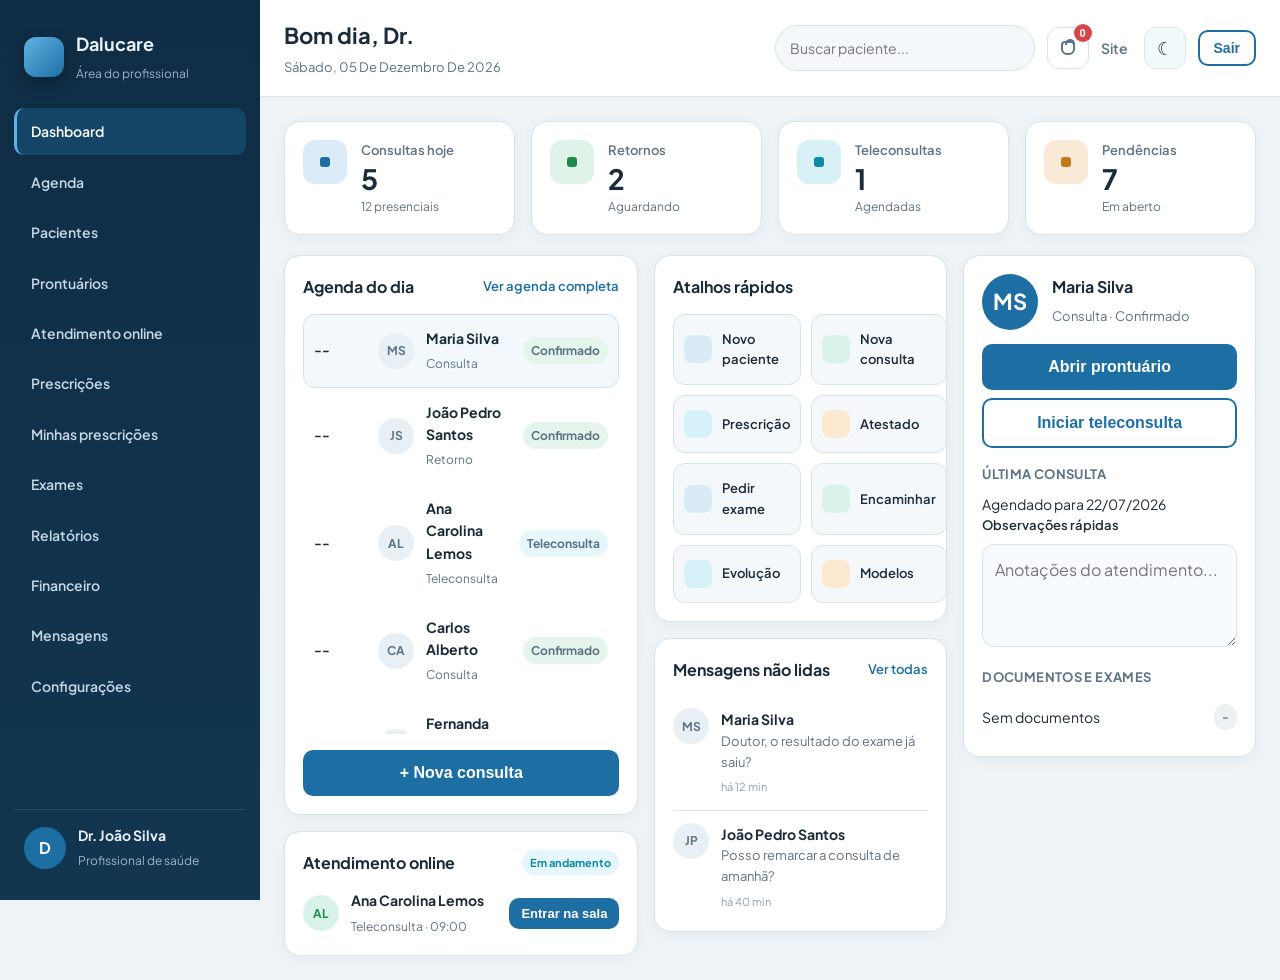
<file: platform/inicio.html>
<!doctype html>
<html lang="pt-BR">
<head>
  <meta charset="UTF-8">
  <meta http-equiv="refresh" content="0; url=login.html?v=20260722ak">
  <script src="../js/force-https.js?v=20260722ak"></script>
  <script>window.location.replace("login.html?v=20260722ak");</script>
  <title>Abrindo o app...</title>
</head>
<body>
  <p>Abrindo o app... <a href="login.html?v=20260722ak">Clique aqui</a>.</p>
</body>
</html>
</file>
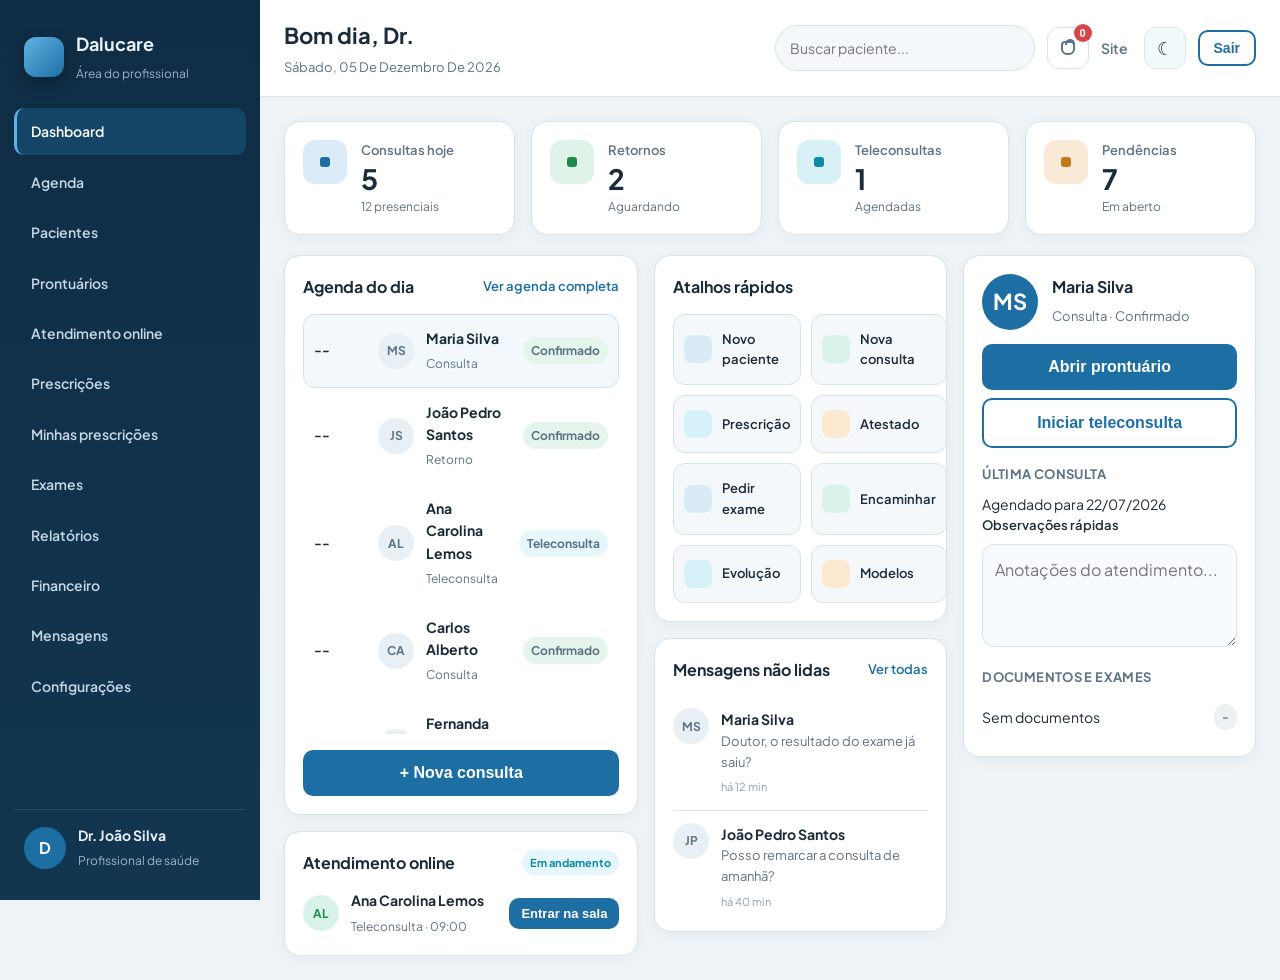
<file: platform/login.html>
<!doctype html>
<html lang="pt-BR" data-theme="light">
<head>
  <meta charset="UTF-8">
  <meta name="viewport" content="width=device-width, initial-scale=1.0">
  <title>Entrar | Dalucare Profissional</title>
  <script src="../js/force-https.js?v=20260722ak"></script>
  <link rel="stylesheet" href="../css/style.css?v=20260722ak">
  <link rel="stylesheet" href="css/dash.css?v=20260722ak">
  <script src="js/auth.js?v=20260722ak"></script>
</head>
<body class="pagina-app">
  <header class="app-topo">
    <div class="container">
      <a class="logo" href="../index.html">Dalucare</a>
      <a class="link-voltar" href="../index.html">�?� Voltar ao site</a>
    </div>
  </header>

  <main class="app-centro">
    <div class="auth-card">
      <h1>Área do profissional</h1>
      <p class="auth-subtitulo">Painel clínico Dalucare (agenda, pacientes e prontuário).</p>

      <div class="demo-acessos">
        <button type="button" class="btn btn-principal" id="btn-demo-pro" style="width: 100%;">Entrar no painel agora</button>
        <p class="demo-titulo" style="margin-top: 12px;">Ou use seu e-mail e senha</p>
      </div>

      <form id="form-login" class="formulario">
        <div class="linha-form">
          <div class="campo">
            <label for="login-email">E-mail</label>
            <input type="email" id="login-email" name="email" placeholder="voce@exemplo.com" required autocomplete="email">
          </div>
        </div>

        <div class="linha-form">
          <div class="campo">
            <label for="login-senha">Senha</label>
            <input type="password" id="login-senha" name="senha" placeholder="Digite sua senha" required autocomplete="current-password" minlength="6">
          </div>
        </div>

        <button type="submit" class="btn btn-principal" id="btn-login" style="width: 100%;">Entrar</button>
        <p id="aviso-login" class="aviso-form"></p>
      </form>

      <p class="auth-links">
        <button type="button" class="link-suave" id="btn-mostrar-recuperar">Esqueci minha senha</button>
      </p>

      <form id="form-recuperar" class="formulario" hidden>
        <p class="auth-subtitulo">Defina uma nova senha para o e-mail já cadastrado neste navegador.</p>
        <div class="linha-form">
          <div class="campo">
            <label for="recuperar-email">E-mail</label>
            <input type="email" id="recuperar-email" required autocomplete="email">
          </div>
        </div>
        <div class="linha-form">
          <div class="campo">
            <label for="recuperar-senha">Nova senha</label>
            <input type="password" id="recuperar-senha" required minlength="6" autocomplete="new-password">
          </div>
        </div>
        <div class="linha-form">
          <div class="campo">
            <label for="recuperar-confirmar">Confirmar nova senha</label>
            <input type="password" id="recuperar-confirmar" required minlength="6" autocomplete="new-password">
          </div>
        </div>
        <button type="submit" class="btn btn-principal" id="btn-recuperar" style="width: 100%;">Salvar nova senha e entrar</button>
        <p id="aviso-recuperar" class="aviso-form"></p>
      </form>

      <p class="auth-links">
        Não tem conta? <a href="cadastro.html?v=20260722ak">Cadastre-se como profissional</a>
      </p>
    </div>
  </main>

  <script>
    if (obterSessao()) {
      window.location.href = "app.html?v=20260722ak";
    }

    const formLogin = document.getElementById("form-login");
    const formRecuperar = document.getElementById("form-recuperar");
    const avisoLogin = document.getElementById("aviso-login");
    const avisoRecuperar = document.getElementById("aviso-recuperar");
    const btnLogin = document.getElementById("btn-login");
    const btnRecuperar = document.getElementById("btn-recuperar");
    const btnMostrar = document.getElementById("btn-mostrar-recuperar");
    const DESTINO = "app.html?v=20260722ak";

    function entrarPainelDemo() {
      try {
        localStorage.removeItem("dalucare_sessao");
      } catch (e) {}
      try {
        garantirUsuarioDemo({
          nome: "Dr. João Silva",
          email: "profissional@dalucare.demo",
          senha: "demo123",
          tipo: "profissional",
          crm: "123456",
          crmUf: "SP",
        });
        autenticarUsuario("profissional@dalucare.demo", "demo123");
      } catch (erroAuth) {
        localStorage.setItem(
          "dalucare_sessao",
          JSON.stringify({
            id: "demo_pro",
            nome: "Dr. João Silva",
            email: "profissional@dalucare.demo",
            tipo: "profissional",
            crm: "123456",
            crmUf: "SP",
            criadoEm: new Date().toISOString(),
          })
        );
      }
      window.location.href = DESTINO;
    }

    document.getElementById("btn-demo-pro").addEventListener("click", function () {
      try {
        entrarPainelDemo();
      } catch (erro) {
        mostrarAviso(avisoLogin, erro.message, "erro");
      }
    });

    btnMostrar.addEventListener("click", function () {
      formRecuperar.hidden = !formRecuperar.hidden;
      if (!formRecuperar.hidden) {
        document.getElementById("recuperar-email").value =
          document.getElementById("login-email").value;
      }
    });

    formLogin.addEventListener("submit", function (evento) {
      evento.preventDefault();
      const email = document.getElementById("login-email").value;
      const senha = document.getElementById("login-senha").value;
      btnLogin.disabled = true;
      btnLogin.textContent = "Entrando...";

      try {
        var sessao = autenticarUsuario(email, senha);
        sessao.tipo = "profissional";
        localStorage.setItem("dalucare_sessao", JSON.stringify(sessao));
        window.location.href = DESTINO;
      } catch (erro) {
        mostrarAviso(avisoLogin, erro.message, "erro");
        btnLogin.disabled = false;
        btnLogin.textContent = "Entrar";
      }
    });

    formRecuperar.addEventListener("submit", function (evento) {
      evento.preventDefault();
      btnRecuperar.disabled = true;
      btnRecuperar.textContent = "Salvando...";
      try {
        var sessao = redefinirSenha(
          document.getElementById("recuperar-email").value,
          document.getElementById("recuperar-senha").value,
          document.getElementById("recuperar-confirmar").value
        );
        sessao.tipo = "profissional";
        localStorage.setItem("dalucare_sessao", JSON.stringify(sessao));
        window.location.href = DESTINO;
      } catch (erro) {
        mostrarAviso(avisoRecuperar, erro.message, "erro");
        btnRecuperar.disabled = false;
        btnRecuperar.textContent = "Salvar nova senha e entrar";
      }
    });
  </script>
</body>
</html>
</file>
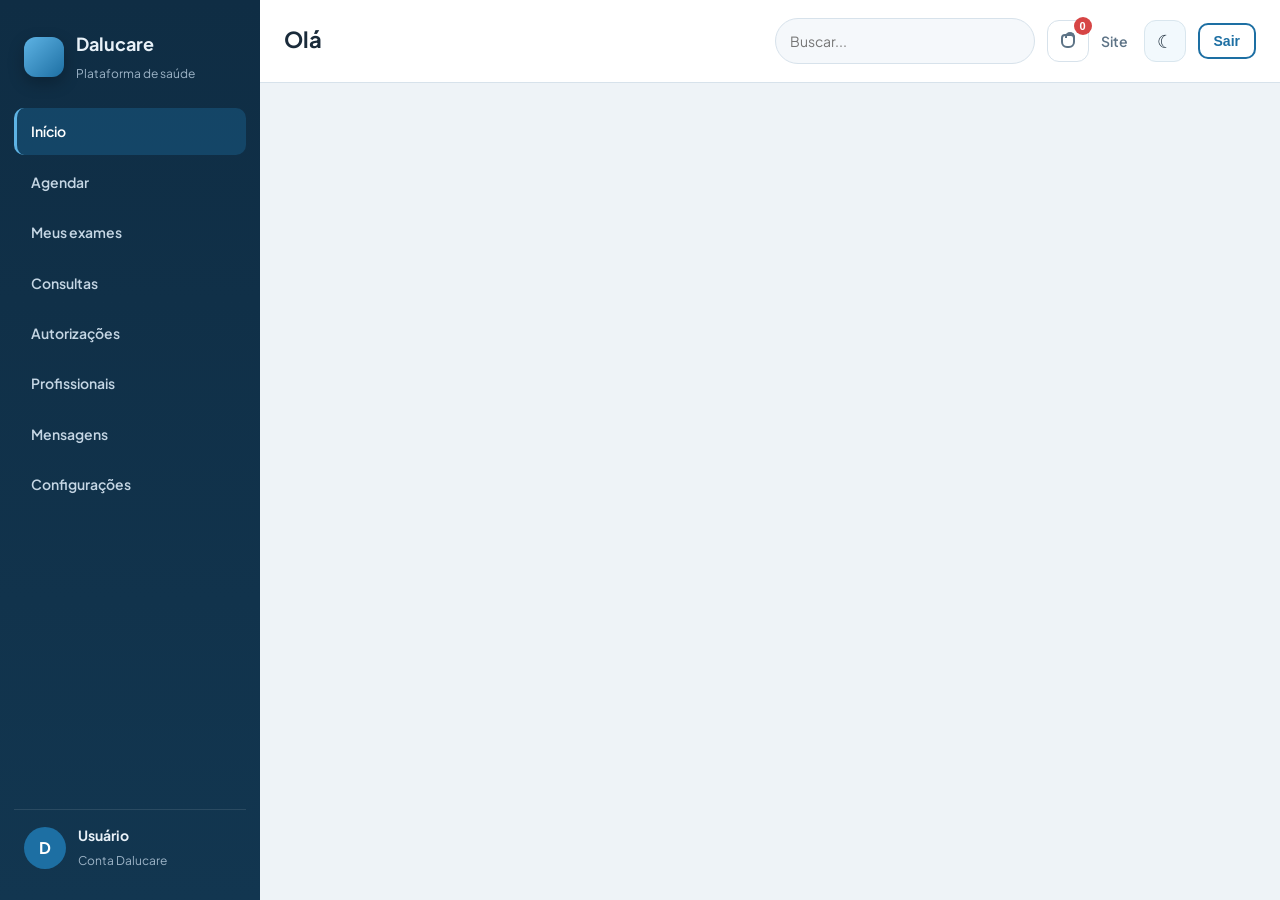
<file: platform/painel.html>
<!doctype html>
<html lang="pt-BR">
<head>
  <meta charset="UTF-8">
  <meta http-equiv="Cache-Control" content="no-cache, no-store, must-revalidate">
  <script>window.location.replace("home.html?v=20260722ak");</script>
  <title>Redirecionando | Dalucare</title>
</head>
<body>
  <p>Redirecionando... <a href="home.html?v=20260722ak">Inï¿½cio</a></p>
</body>
</html>
</file>
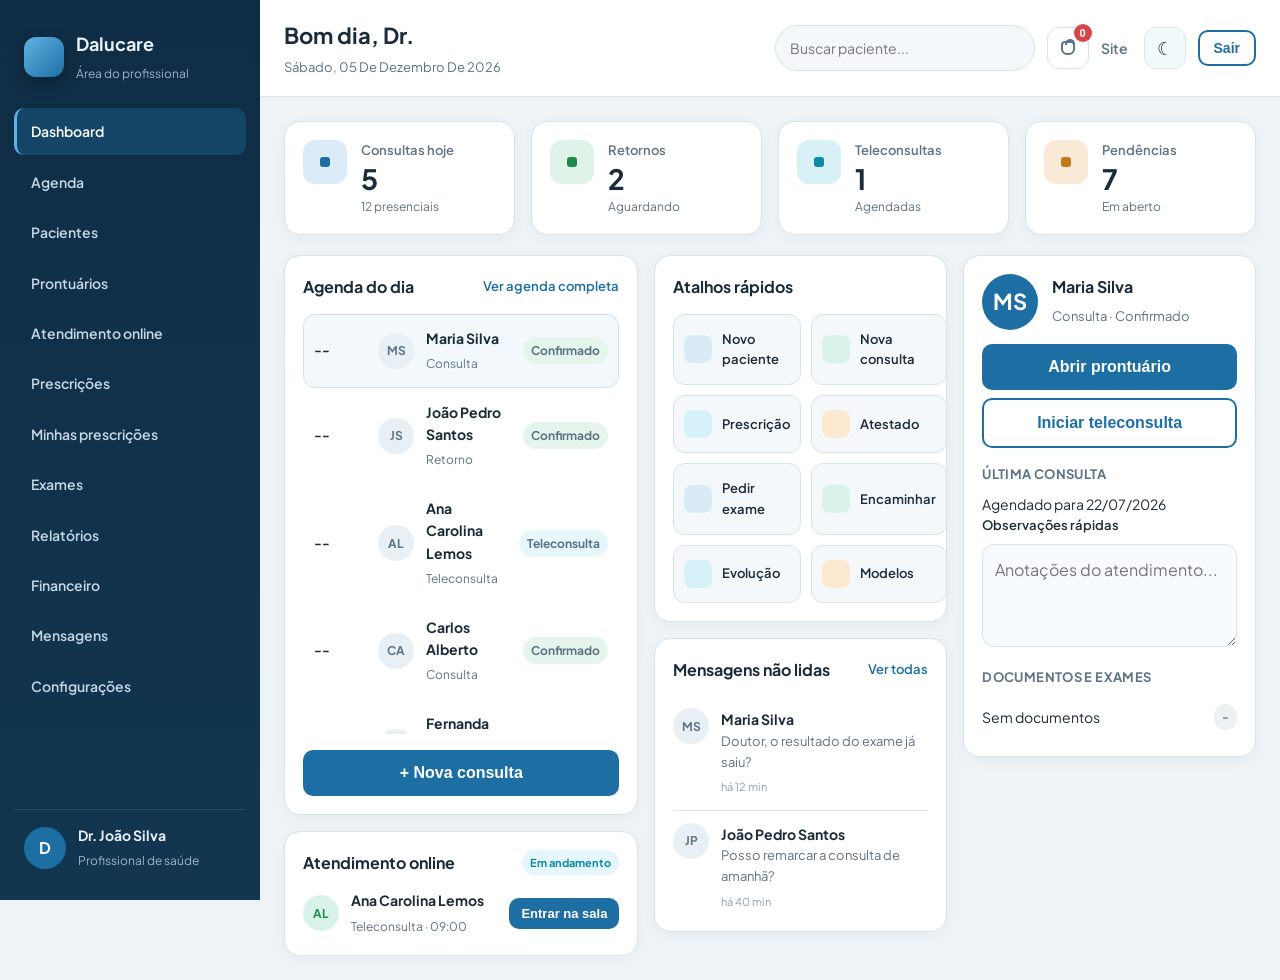
<file: platform/profissional.html>
<!doctype html>
<html lang="pt-BR">
<head>
  <meta charset="UTF-8">
  <meta name="viewport" content="width=device-width, initial-scale=1.0">
  <title>Abrindo painel profissional�?�</title>
  <script src="../js/force-https.js?v=20260722ak"></script>
  <script src="js/auth.js?v=20260722ak"></script>
  <script>
    (function () {
      try {
        localStorage.removeItem("dalucare_sessao");
      } catch (e) {}
      try {
        garantirUsuarioDemo({
          nome: "Dr. João Silva",
          email: "profissional@dalucare.demo",
          senha: "demo123",
          tipo: "profissional",
          crm: "123456",
          crmUf: "SP",
        });
        autenticarUsuario("profissional@dalucare.demo", "demo123");
      } catch (e) {
        try {
          localStorage.setItem(
            "dalucare_sessao",
            JSON.stringify({
              id: "demo_pro",
              nome: "Dr. João Silva",
              email: "profissional@dalucare.demo",
              tipo: "profissional",
              crm: "123456",
              crmUf: "SP",
              criadoEm: new Date().toISOString(),
            })
          );
        } catch (err) {}
      }
      window.location.replace("app.html?v=20260722ak");
    })();
  </script>
</head>
<body>
  <p style="font-family: sans-serif; padding: 24px;">
    Abrindo o painel profissional�?�
    <a href="entrar.html?v=20260722ak">Clique aqui se não redirecionar</a>
  </p>
</body>
</html>
</file>
<file: css/style.css>
/* RESET BÁSICO */
* {
  margin: 0;
  padding: 0;
  box-sizing: border-box;
}

/* VARIÁVEIS DE COR — MODO CLARO */
:root,
[data-theme="light"] {
  color-scheme: light;

  --cor-primaria: #1d6fa3;
  --cor-primaria-escura: #16577f;
  --cor-secundaria: #eaf6fc;
  --cor-texto: #263238;
  --cor-texto-suave: #4a5568;
  --cor-branca: #ffffff;
  --cor-borda: #d9e6ee;
  --cor-sucesso: #1f8a4c;
  --cor-erro: #c0392b;
  --cor-fundo: #f8fbfd;
  --cor-superficie: #ffffff;
  --cor-titulo: #12344d;
  --cor-hero-inicio: #f4fbff;
  --cor-hero-fim: #e9f5fb;
  --cor-selo-fundo: #d8eef9;
  --cor-diferencial-fundo: #f2f9fd;
  --cor-input-borda: #c9d9e2;
  --cor-input-fundo: #ffffff;
  --cor-input-texto: #263238;
  --cor-rodape-fundo: #12344d;
  --cor-rodape-texto: #ffffff;
  --cor-btn-tema-fundo: #f2f9fd;
  --cor-btn-tema-borda: #d9e6ee;
  --sombra: 0 10px 25px rgba(0, 0, 0, 0.08);
  --sombra-hover: 0 14px 28px rgba(0, 0, 0, 0.12);
}

/* VARIÁVEIS DE COR — MODO ESCURO */
[data-theme="dark"] {
  color-scheme: dark;

  --cor-primaria: #5eb3e4;
  --cor-primaria-escura: #3d9fd6;
  --cor-secundaria: #1a2a38;
  --cor-texto: #e8eef3;
  --cor-texto-suave: #b8c5d0;
  --cor-branca: #ffffff;
  --cor-borda: #2f4050;
  --cor-sucesso: #4ade80;
  --cor-erro: #f87171;
  --cor-fundo: #0f1724;
  --cor-superficie: #1a2430;
  --cor-titulo: #f0f6fa;
  --cor-hero-inicio: #132030;
  --cor-hero-fim: #0f1724;
  --cor-selo-fundo: #1e3344;
  --cor-diferencial-fundo: #1e2a36;
  --cor-input-borda: #3a4d5e;
  --cor-input-fundo: #15202b;
  --cor-input-texto: #e8eef3;
  --cor-rodape-fundo: #0a1018;
  --cor-rodape-texto: #d8e4ec;
  --cor-btn-tema-fundo: #1e2a36;
  --cor-btn-tema-borda: #3a4d5e;
  --sombra: 0 10px 25px rgba(0, 0, 0, 0.35);
  --sombra-hover: 0 14px 28px rgba(0, 0, 0, 0.45);
}

/* CONFIGURAÇÕES GERAIS */
html {
  scroll-behavior: smooth;
}

body {
  font-family: Arial, Helvetica, sans-serif;
  color: var(--cor-texto);
  background-color: var(--cor-fundo);
  line-height: 1.6;
  transition: background-color 0.3s ease, color 0.3s ease;
}

.container {
  width: 90%;
  max-width: 1140px;
  margin: 0 auto;
}

/* TOPO */
.topo {
  background-color: var(--cor-superficie);
  border-bottom: 1px solid var(--cor-borda);
  position: sticky;
  top: 0;
  z-index: 1000;
  transition: background-color 0.3s ease, border-color 0.3s ease;
}

.topo-conteudo {
  display: flex;
  justify-content: space-between;
  align-items: center;
  gap: 16px;
  padding: 18px 0;
}

.logo {
  font-size: 28px;
  font-weight: bold;
  color: var(--cor-primaria);
  flex-shrink: 0;
}

.menu {
  display: flex;
  align-items: center;
  gap: 20px;
  flex-wrap: nowrap;
  flex-shrink: 0;
}

.menu a {
  text-decoration: none;
  color: var(--cor-texto);
  font-weight: 600;
  white-space: nowrap;
  transition: 0.3s;
}

.menu a:hover {
  color: var(--cor-primaria);
}

.menu-entrar {
  padding: 8px 16px;
  border-radius: 999px;
  background-color: var(--cor-primaria);
  color: var(--cor-branca) !important;
}

.menu-entrar:hover {
  background-color: var(--cor-primaria-escura);
  color: var(--cor-branca) !important;
}

.btn-tema {
  display: inline-flex;
  align-items: center;
  justify-content: center;
  flex-shrink: 0;
  width: 42px;
  height: 42px;
  margin: 0 0 0 4px;
  padding: 0;
  border: 1px solid var(--cor-btn-tema-borda);
  border-radius: 999px;
  background-color: var(--cor-btn-tema-fundo);
  color: var(--cor-primaria);
  font-family: inherit;
  line-height: 1;
  cursor: pointer;
  transition: background-color 0.3s ease, border-color 0.3s ease, transform 0.2s ease;
}

.btn-tema:hover {
  transform: scale(1.05);
  border-color: var(--cor-primaria);
}

#icone-tema {
  font-size: 18px;
  line-height: 1;
}

/* HERO / BANNER PRINCIPAL */
.hero {
  padding: 80px 0;
  background: linear-gradient(135deg, var(--cor-hero-inicio) 0%, var(--cor-hero-fim) 100%);
  transition: background 0.3s ease;
}

.hero-conteudo {
  display: grid;
  grid-template-columns: 2fr 1fr;
  gap: 30px;
  align-items: center;
}

.selo {
  display: inline-block;
  background-color: var(--cor-selo-fundo);
  color: var(--cor-primaria-escura);
  padding: 8px 14px;
  border-radius: 999px;
  font-size: 14px;
  margin-bottom: 16px;
}

.hero-texto h1 {
  font-size: 48px;
  line-height: 1.2;
  margin-bottom: 20px;
  color: var(--cor-titulo);
}

.hero-texto p {
  font-size: 18px;
  margin-bottom: 25px;
  max-width: 650px;
  color: var(--cor-texto-suave);
}

.hero-botoes {
  display: flex;
  gap: 12px;
  flex-wrap: wrap;
}

.hero-card {
  background-color: var(--cor-superficie);
  padding: 25px;
  border-radius: 16px;
  box-shadow: var(--sombra);
  border: 1px solid var(--cor-borda);
  transition: background-color 0.3s ease, border-color 0.3s ease, box-shadow 0.3s ease;
}

.hero-card h2 {
  margin-bottom: 15px;
  color: var(--cor-primaria);
}

.hero-card p {
  margin-bottom: 10px;
}

/* SEÇÕES */
.secao {
  padding: 70px 0;
}

.secao-clara {
  background-color: var(--cor-superficie);
  transition: background-color 0.3s ease;
}

.secao h2 {
  text-align: center;
  font-size: 34px;
  margin-bottom: 18px;
  color: var(--cor-titulo);
}

.texto-centralizado {
  text-align: center;
  max-width: 800px;
  margin: 0 auto 20px auto;
  font-size: 18px;
  color: var(--cor-texto-suave);
}

/* SERVIÇOS */
.grade-cards {
  display: grid;
  grid-template-columns: repeat(4, 1fr);
  gap: 20px;
  margin-top: 35px;
}

.card {
  background-color: var(--cor-superficie);
  border: 1px solid var(--cor-borda);
  border-radius: 14px;
  padding: 24px;
  box-shadow: var(--sombra);
  transition: transform 0.3s ease, box-shadow 0.3s ease, background-color 0.3s ease, border-color 0.3s ease;
}

.card:hover {
  transform: translateY(-5px);
  box-shadow: var(--sombra-hover);
}

.card h3 {
  margin-bottom: 12px;
  color: var(--cor-primaria);
}

/* DIFERENCIAIS */
.grade-diferenciais {
  display: grid;
  grid-template-columns: repeat(3, 1fr);
  gap: 20px;
  margin-top: 35px;
}

.diferencial {
  background-color: var(--cor-diferencial-fundo);
  border: 1px solid var(--cor-borda);
  border-radius: 14px;
  padding: 24px;
  transition: background-color 0.3s ease, border-color 0.3s ease;
}

.diferencial h3 {
  margin-bottom: 12px;
  color: var(--cor-primaria);
}

/* FORMULÁRIO */
.formulario {
  background-color: var(--cor-superficie);
  max-width: 800px;
  margin: 30px auto 0 auto;
  padding: 30px;
  border-radius: 16px;
  box-shadow: var(--sombra);
  border: 1px solid var(--cor-borda);
  transition: background-color 0.3s ease, border-color 0.3s ease, box-shadow 0.3s ease;
}

.linha-form {
  margin-bottom: 18px;
}

.campo {
  display: flex;
  flex-direction: column;
}

.campo label {
  margin-bottom: 8px;
  font-weight: 600;
}

.campo input,
.campo textarea,
.campo select {
  width: 100%;
  padding: 14px;
  border: 1px solid var(--cor-input-borda);
  border-radius: 10px;
  font-size: 16px;
  outline: none;
  background-color: var(--cor-input-fundo);
  color: var(--cor-input-texto);
  transition: border-color 0.3s ease, background-color 0.3s ease, color 0.3s ease;
}

.campo input::placeholder,
.campo textarea::placeholder {
  color: var(--cor-texto-suave);
}

.campo input:focus,
.campo textarea:focus,
.campo select:focus {
  border-color: var(--cor-primaria);
}

.linha-dupla {
  display: grid;
  grid-template-columns: 1fr 1fr;
  gap: 18px;
}

/* PROFISSIONAIS */
.grade-profissionais {
  display: grid;
  grid-template-columns: repeat(2, 1fr);
  gap: 24px;
  margin-top: 35px;
}

.card-profissional {
  background-color: var(--cor-superficie);
  border: 1px solid var(--cor-borda);
  border-radius: 16px;
  padding: 28px;
  box-shadow: var(--sombra);
  display: flex;
  flex-direction: column;
  transition: transform 0.3s ease, box-shadow 0.3s ease, background-color 0.3s ease;
}

.card-profissional:hover {
  transform: translateY(-4px);
  box-shadow: var(--sombra-hover);
}

.badge {
  display: inline-block;
  align-self: flex-start;
  background-color: var(--cor-selo-fundo);
  color: var(--cor-primaria-escura);
  padding: 6px 12px;
  border-radius: 999px;
  font-size: 13px;
  font-weight: 600;
  margin-bottom: 12px;
}

.card-profissional h3 {
  font-size: 22px;
  color: var(--cor-titulo);
  margin-bottom: 6px;
}

.card-local {
  color: var(--cor-primaria);
  font-weight: 600;
  margin-bottom: 12px;
}

.card-profissional > p {
  color: var(--cor-texto-suave);
  margin-bottom: 16px;
}

.card-detalhes {
  list-style: none;
  margin-bottom: 20px;
  flex-grow: 1;
}

.card-detalhes li {
  padding: 6px 0;
  border-bottom: 1px solid var(--cor-borda);
  font-size: 15px;
}

.card-detalhes li:last-child {
  border-bottom: none;
}

.btn-card {
  width: 100%;
  text-align: center;
  margin-top: auto;
}

textarea {
  resize: vertical;
}

/* BOTÕES */
.btn {
  display: inline-block;
  text-decoration: none;
  border: none;
  padding: 14px 22px;
  border-radius: 10px;
  cursor: pointer;
  font-weight: bold;
  transition: 0.3s;
  font-size: 16px;
}

.btn-principal {
  background-color: var(--cor-primaria);
  color: var(--cor-branca);
}

.btn-principal:hover {
  background-color: var(--cor-primaria-escura);
}

.btn-secundario {
  background-color: transparent;
  border: 2px solid var(--cor-primaria);
  color: var(--cor-primaria);
}

.btn-secundario:hover {
  background-color: var(--cor-primaria);
  color: var(--cor-branca);
}

/* MENSAGEM DO FORMULÁRIO */
.aviso-form {
  margin-top: 14px;
  font-weight: bold;
}

.aviso-form.aviso-erro {
  color: var(--cor-erro);
}

.aviso-form.aviso-sucesso {
  color: var(--cor-sucesso);
}

/* CONTATO EXTRA */
.contato-extra {
  text-align: center;
  margin-top: 25px;
}

.contato-extra p {
  margin-bottom: 10px;
}

.contato-extra a {
  color: var(--cor-primaria);
  font-weight: bold;
  text-decoration: none;
}

.contato-extra a:hover {
  text-decoration: underline;
}

/* RODAPÉ */
.rodape {
  background-color: var(--cor-rodape-fundo);
  color: var(--cor-rodape-texto);
  text-align: center;
  padding: 20px 0;
  transition: background-color 0.3s ease, color 0.3s ease;
}

.rodape-extra {
  margin-top: 8px;
  font-size: 14px;
}

.rodape-extra a {
  color: var(--cor-rodape-texto);
  opacity: 0.85;
}

/* RESPONSIVIDADE */
@media (max-width: 900px) {
  .hero-conteudo,
  .grade-cards,
  .grade-diferenciais,
  .grade-profissionais,
  .linha-dupla {
    grid-template-columns: 1fr;
  }

  .hero-texto h1 {
    font-size: 36px;
  }

  .menu {
    gap: 14px;
  }
}

@media (max-width: 600px) {
  .topo-conteudo {
    flex-direction: column;
    gap: 12px;
  }

  .menu {
    flex-wrap: wrap;
    justify-content: center;
    gap: 10px 16px;
    width: 100%;
  }

  .hero {
    padding: 50px 0;
  }

  .hero-texto h1 {
    font-size: 30px;
  }

  .secao h2 {
    font-size: 28px;
  }

  .formulario {
    padding: 20px;
  }

  .btn {
    width: 100%;
    text-align: center;
  }

  .hero-botoes {
    flex-direction: column;
  }
}
</file>
<file: platform/css/dash.css>
/* Estilos da plataforma Dalucare */

:root,
[data-theme="light"] {
  color-scheme: light;
  --dash-sidebar: #0f2d44;
  --dash-sidebar-hover: #163a56;
  --dash-sidebar-ativo: #1d6fa3;
  --dash-fundo: #eef3f7;
  --dash-card: #ffffff;
  --dash-texto: #1a2b3a;
  --dash-suave: #5d7386;
  --dash-borda: #d7e2eb;
  --dash-verde: #1f8a4c;
  --dash-laranja: #c47a12;
  --dash-ciano: #0d8aa8;
  --dash-muted-bg: #f5f8fb;
  --dash-hover-bg: #f3f8fc;
  --dash-input-bg: #ffffff;
  --dash-top-bg: #ffffff;
  --dash-aviso-bg: #eef6fb;
  --dash-aviso-texto: #1a4a66;
  --dash-btn-tema-fundo: #f2f9fd;
  --dash-btn-tema-borda: #d9e6ee;
}

[data-theme="dark"] {
  color-scheme: dark;
  --dash-sidebar: #0a1520;
  --dash-sidebar-hover: #122433;
  --dash-sidebar-ativo: #2a7eb8;
  --dash-fundo: #0f1724;
  --dash-card: #1a2430;
  --dash-texto: #e8eef3;
  --dash-suave: #9eb0c0;
  --dash-borda: #2f4050;
  --dash-verde: #4ade80;
  --dash-laranja: #fbbf24;
  --dash-ciano: #22d3ee;
  --dash-muted-bg: #15202b;
  --dash-hover-bg: #1e2a36;
  --dash-input-bg: #15202b;
  --dash-top-bg: #1a2430;
  --dash-aviso-bg: #1e2a36;
  --dash-aviso-texto: #c5d8e8;
  --dash-btn-tema-fundo: #1e2a36;
  --dash-btn-tema-borda: #3a4d5e;
  --cor-primaria: #5eb3e4;
  --cor-primaria-escura: #3d9fd6;
  --cor-superficie: #1a2430;
  --cor-borda: #2f4050;
  --cor-texto: #e8eef3;
  --cor-texto-suave: #9eb0c0;
  --cor-input-fundo: #15202b;
  --cor-input-texto: #e8eef3;
  --cor-input-borda: #3a4d5e;
}

body.pagina-app,
body.pagina-dashboard {
  min-height: 100vh;
  margin: 0;
  font-family: "Plus Jakarta Sans", Arial, Helvetica, sans-serif;
  color: var(--dash-texto);
  background: var(--dash-fundo);
}

.sr-only {
  position: absolute;
  width: 1px;
  height: 1px;
  padding: 0;
  margin: -1px;
  overflow: hidden;
  clip: rect(0, 0, 0, 0);
  border: 0;
}

/* ——— Login / Cadastro ——— */
.app-topo {
  background-color: var(--cor-superficie, #fff);
  border-bottom: 1px solid var(--cor-borda, #d9e6ee);
  padding: 16px 0;
}

.app-topo .container {
  width: 90%;
  max-width: 1140px;
  margin: 0 auto;
  display: flex;
  justify-content: space-between;
  align-items: center;
  gap: 16px;
}

.app-topo .logo {
  font-size: 24px;
  font-weight: 700;
  color: var(--cor-primaria, #1d6fa3);
  text-decoration: none;
}

.app-topo a.link-voltar {
  color: var(--cor-texto-suave, #5d7386);
  text-decoration: none;
  font-size: 14px;
  font-weight: 600;
}

.app-centro {
  flex: 1;
  display: flex;
  align-items: center;
  justify-content: center;
  padding: 40px 20px;
  min-height: calc(100vh - 70px);
}

.auth-card {
  width: 100%;
  max-width: 460px;
  background: var(--dash-card);
  border: 1px solid var(--dash-borda);
  border-radius: 20px;
  padding: 36px;
  box-shadow: 0 12px 30px rgba(15, 45, 68, 0.08);
}

.auth-card h1 {
  font-size: 26px;
  margin: 0 0 8px;
}

.auth-subtitulo,
.auth-links {
  color: var(--dash-suave);
  font-size: 15px;
}

.auth-aviso-local {
  margin: 0 0 16px;
  padding: 10px 12px;
  border-radius: 10px;
  background: #eef6fb;
  color: #1a4a66;
  font-size: 13px;
  line-height: 1.4;
}

.demo-acessos {
  margin: 0 0 18px;
  padding-bottom: 18px;
  border-bottom: 1px solid var(--dash-borda);
}

.demo-titulo {
  margin: 0 0 10px;
  font-size: 13px;
  font-weight: 700;
  color: var(--dash-suave);
}

.aviso-troca-painel {
  display: flex;
  align-items: center;
  justify-content: space-between;
  gap: 16px;
  flex-wrap: wrap;
  margin-bottom: 16px;
  padding: 16px 18px;
  border-radius: 16px;
  background: linear-gradient(120deg, #12344f, #1d6fa3);
  color: #fff;
}

.aviso-troca-painel strong {
  display: block;
  font-size: 15px;
  margin-bottom: 4px;
}

.aviso-troca-painel p {
  margin: 0;
  font-size: 13px;
  opacity: 0.9;
}

.aviso-troca-painel .btn {
  background: #fff;
  color: #12344f;
  border: none;
  text-decoration: none;
  white-space: nowrap;
}

.auth-links {
  margin-top: 20px;
  text-align: center;
}

.auth-links a {
  color: var(--cor-primaria, #1d6fa3);
  font-weight: 600;
  text-decoration: none;
}

.auth-tabs {
  display: flex;
  gap: 8px;
  margin-bottom: 24px;
}

.auth-tab {
  flex: 1;
  padding: 10px;
  border: 1px solid var(--dash-borda);
  border-radius: 10px;
  background: #f2f7fb;
  cursor: pointer;
  font-weight: 600;
  font-family: inherit;
  font-size: 14px;
}

.auth-tab.ativo {
  background: var(--cor-primaria, #1d6fa3);
  color: #fff;
  border-color: var(--cor-primaria, #1d6fa3);
}

.auth-card .formulario {
  margin: 0;
  padding: 0;
  max-width: none;
  box-shadow: none;
  border: none;
  background: transparent;
}

/* ——— Dashboard shell ——— */
.dash {
  display: flex;
  min-height: 100vh;
}

.dash-sidebar {
  width: 260px;
  flex-shrink: 0;
  background: linear-gradient(180deg, #0f2d44 0%, #123650 100%);
  color: #e8f1f8;
  display: flex;
  flex-direction: column;
  padding: 22px 14px;
  position: sticky;
  top: 0;
  height: 100vh;
  overflow-y: auto;
}

.dash-brand {
  display: flex;
  align-items: center;
  gap: 12px;
  padding: 8px 10px 24px;
}

.dash-brand-mark {
  width: 40px;
  height: 40px;
  border-radius: 12px;
  background: linear-gradient(135deg, #5eb3e4, #1d6fa3);
  box-shadow: 0 6px 16px rgba(0, 0, 0, 0.25);
}

.dash-brand strong {
  display: block;
  font-size: 18px;
}

.dash-brand small {
  color: #9db4c7;
  font-size: 12px;
}

.dash-nav {
  display: flex;
  flex-direction: column;
  gap: 4px;
  flex: 1;
}

.dash-nav[hidden],
[hidden] {
  display: none !important;
}

.dash-nav-item {
  appearance: none;
  border: none;
  background: transparent;
  color: #c5d6e4;
  text-align: left;
  font: inherit;
  font-weight: 600;
  font-size: 14px;
  padding: 12px 14px;
  border-radius: 10px;
  cursor: pointer;
  border-left: 3px solid transparent;
  transition: background 0.2s ease, color 0.2s ease;
}

.dash-nav-item:hover {
  background: var(--dash-sidebar-hover);
  color: #fff;
}

.dash-nav-item.ativo {
  background: rgba(29, 111, 163, 0.35);
  color: #fff;
  border-left-color: #5eb3e4;
}

.dash-user {
  display: flex;
  align-items: center;
  gap: 12px;
  margin-top: 16px;
  padding: 14px 10px 6px;
  border-top: 1px solid rgba(255, 255, 255, 0.1);
}

.dash-avatar {
  width: 42px;
  height: 42px;
  border-radius: 50%;
  background: #1d6fa3;
  color: #fff;
  display: inline-flex;
  align-items: center;
  justify-content: center;
  font-weight: 700;
  flex-shrink: 0;
}

.dash-avatar.grande {
  width: 56px;
  height: 56px;
  font-size: 22px;
}

.dash-user strong {
  display: block;
  font-size: 14px;
}

.dash-user small {
  color: #9db4c7;
  font-size: 12px;
}

.dash-main {
  flex: 1;
  min-width: 0;
  display: flex;
  flex-direction: column;
}

.dash-top {
  display: flex;
  justify-content: space-between;
  align-items: center;
  gap: 16px;
  padding: 18px 24px;
  background: var(--dash-top-bg);
  border-bottom: 1px solid var(--dash-borda);
  position: sticky;
  top: 0;
  z-index: 20;
}

.dash-top-esquerda,
.dash-top-direita {
  display: flex;
  align-items: center;
  gap: 12px;
}

.dash-saudacao {
  margin: 0;
  font-size: 22px;
  color: var(--dash-texto);
}

.dash-data {
  margin: 4px 0 0;
  color: var(--dash-suave);
  font-size: 13px;
  text-transform: capitalize;
}

.dash-menu-btn {
  display: none;
  width: 42px;
  height: 42px;
  border: 1px solid var(--dash-borda);
  border-radius: 10px;
  background: #fff;
  cursor: pointer;
  font-size: 18px;
}

.dash-busca input {
  width: min(260px, 36vw);
  padding: 11px 14px;
  border: 1px solid var(--dash-borda);
  border-radius: 999px;
  background: #f5f8fb;
  font: inherit;
  font-size: 14px;
}

.dash-icone {
  position: relative;
  width: 42px;
  height: 42px;
  border: 1px solid var(--dash-borda);
  border-radius: 12px;
  background: #fff;
  cursor: pointer;
  display: inline-flex;
  align-items: center;
  justify-content: center;
}

.dash-icone-ponto {
  width: 14px;
  height: 14px;
  border: 2px solid var(--dash-suave);
  border-radius: 4px 4px 6px 6px;
  position: relative;
}

.dash-icone-ponto::after {
  content: "";
  position: absolute;
  top: -4px;
  left: 50%;
  width: 6px;
  height: 4px;
  margin-left: -3px;
  border: 2px solid var(--dash-suave);
  border-bottom: none;
  border-radius: 6px 6px 0 0;
}

.dash-badge {
  position: absolute;
  top: -4px;
  right: -4px;
  min-width: 18px;
  height: 18px;
  padding: 0 4px;
  border-radius: 999px;
  background: #d64545;
  color: #fff;
  font-size: 11px;
  font-weight: 700;
  display: inline-flex;
  align-items: center;
  justify-content: center;
}

.dash-link-site {
  color: var(--dash-suave);
  font-weight: 600;
  font-size: 14px;
  text-decoration: none;
}

.btn-sair {
  padding: 8px 14px;
  font-size: 14px;
}

.dash-conteudo {
  padding: 24px;
}

.aba-painel {
  display: none;
}

.aba-painel.ativo {
  display: block;
}

.aba-painel > h1 {
  margin: 0 0 8px;
  font-size: 28px;
}

.aba-intro {
  color: var(--dash-suave);
  margin: 0 0 20px;
}

.painel-aviso {
  padding: 16px;
  border-radius: 12px;
  background: #e8f4fb;
  border: 1px solid var(--dash-borda);
  color: var(--dash-suave);
  font-size: 14px;
}

/* KPIs */
.kpi-grid {
  display: grid;
  grid-template-columns: repeat(4, 1fr);
  gap: 16px;
  margin-bottom: 20px;
}

.kpi-card {
  background: var(--dash-card);
  border: 1px solid var(--dash-borda);
  border-radius: 16px;
  padding: 18px;
  display: flex;
  gap: 14px;
  align-items: flex-start;
  box-shadow: 0 4px 14px rgba(15, 45, 68, 0.04);
}

.kpi-icone {
  width: 44px;
  height: 44px;
  border-radius: 12px;
  display: inline-flex;
  align-items: center;
  justify-content: center;
  font-size: 18px;
  flex-shrink: 0;
}

.kpi-azul { background: #dcebf8; color: #1d6fa3; }
.kpi-verde { background: #dff3e8; color: #1f8a4c; }
.kpi-ciano { background: #d8f1f6; color: #0d8aa8; }
.kpi-laranja { background: #f8ead7; color: #c47a12; }

.kpi-icone::before {
  content: "";
  width: 10px;
  height: 10px;
  border-radius: 3px;
  background: currentColor;
}

.kpi-rotulo {
  margin: 0;
  font-size: 13px;
  color: var(--dash-suave);
  font-weight: 600;
}

.kpi-valor {
  margin: 4px 0;
  font-size: 28px;
  font-weight: 700;
  line-height: 1;
}

.kpi-meta {
  margin: 0;
  font-size: 12px;
  color: var(--dash-suave);
}

/* Grids e blocos */
.dash-grid-3 {
  display: grid;
  grid-template-columns: 1.1fr 1fr 1fr;
  gap: 16px;
  margin-bottom: 16px;
}

.dash-grid-2 {
  display: grid;
  grid-template-columns: 1fr 1fr;
  gap: 16px;
}

.coluna-meio {
  display: flex;
  flex-direction: column;
  gap: 16px;
}

.painel-bloco {
  background: var(--dash-card);
  border: 1px solid var(--dash-borda);
  border-radius: 16px;
  padding: 18px;
  box-shadow: 0 4px 14px rgba(15, 45, 68, 0.04);
}

.painel-bloco h2 {
  margin: 0 0 14px;
  font-size: 16px;
  color: var(--dash-texto);
}

.painel-bloco-topo {
  display: flex;
  justify-content: space-between;
  align-items: center;
  margin-bottom: 14px;
}

.painel-bloco-topo h2 {
  margin: 0;
}

.chip {
  font-size: 12px;
  font-weight: 700;
  color: var(--cor-primaria, #1d6fa3);
  background: #e8f4fb;
  padding: 4px 10px;
  border-radius: 999px;
}

.lista-agenda {
  list-style: none;
  margin: 0 0 16px;
  padding: 0;
}

.lista-agenda li {
  display: grid;
  grid-template-columns: 52px 1fr auto;
  gap: 10px;
  align-items: center;
  padding: 12px 0;
  border-bottom: 1px solid var(--dash-borda);
}

.lista-agenda li:last-child {
  border-bottom: none;
}

.lista-agenda time {
  font-weight: 700;
  color: var(--cor-primaria, #1d6fa3);
  font-size: 14px;
}

.lista-agenda strong {
  display: block;
  font-size: 14px;
}

.lista-agenda span {
  font-size: 12px;
  color: var(--dash-suave);
}

.status {
  font-size: 11px;
  font-weight: 700;
  padding: 4px 8px;
  border-radius: 999px;
}

.status-livre {
  background: #eef2f5;
  color: var(--dash-suave);
}

.status-ok {
  background: #dcebf8;
  color: var(--cor-primaria, #1d6fa3);
}

.btn-bloco {
  width: 100%;
  text-align: center;
}

.vazio-texto {
  color: var(--dash-suave);
  font-size: 14px;
  margin: 0 0 12px;
  line-height: 1.5;
}

.atalhos-grid {
  display: grid;
  grid-template-columns: 1fr 1fr;
  gap: 10px;
}

.atalho-btn {
  border: 1px solid var(--dash-borda);
  background: #f5f8fb;
  border-radius: 12px;
  padding: 14px 10px;
  font: inherit;
  font-size: 13px;
  font-weight: 600;
  color: var(--dash-texto);
  cursor: pointer;
  text-align: center;
  transition: border-color 0.2s ease, background 0.2s ease;
}

.atalho-btn:hover {
  border-color: var(--cor-primaria, #1d6fa3);
  background: #e8f4fb;
  color: var(--cor-primaria, #1d6fa3);
}

.painel-abas {
  display: flex;
  gap: 8px;
  margin-bottom: 16px;
}

.painel-aba {
  border: none;
  background: transparent;
  font: inherit;
  font-weight: 600;
  font-size: 13px;
  color: var(--dash-suave);
  padding: 8px 4px;
  border-bottom: 2px solid transparent;
  cursor: pointer;
}

.painel-aba.ativo {
  color: var(--cor-primaria, #1d6fa3);
  border-bottom-color: var(--cor-primaria, #1d6fa3);
}

.paciente-resumo {
  display: flex;
  gap: 14px;
  align-items: flex-start;
  margin-bottom: 16px;
}

.paciente-resumo p {
  margin: 6px 0 0;
  font-size: 13px;
  color: var(--dash-suave);
}

.acoes-paciente {
  display: flex;
  flex-direction: column;
  gap: 8px;
  margin-bottom: 16px;
}

.campo-obs label {
  display: block;
  font-weight: 600;
  font-size: 13px;
  margin-bottom: 8px;
}

.campo-obs textarea {
  width: 100%;
  border: 1px solid var(--dash-borda);
  border-radius: 12px;
  padding: 12px;
  font: inherit;
  resize: vertical;
  background: #f8fbfd;
}

.lista-simples {
  list-style: none;
  margin: 0;
  padding: 0;
}

.lista-simples li {
  padding: 12px 0;
  border-bottom: 1px solid var(--dash-borda);
}

.lista-simples li:last-child {
  border-bottom: none;
}

.lista-simples strong {
  display: block;
  font-size: 14px;
}

.lista-simples span {
  font-size: 13px;
  color: var(--dash-suave);
}

/* Agenda paciente — Dia / Semana / Mês */
.agenda-paciente .painel-bloco-topo {
  flex-wrap: wrap;
  gap: 10px;
}

.agenda-tabs {
  display: inline-flex;
  gap: 4px;
  padding: 4px;
  background: #eef3f7;
  border-radius: 999px;
}

.agenda-tab {
  border: none;
  background: transparent;
  font: inherit;
  font-size: 12px;
  font-weight: 700;
  color: var(--dash-suave);
  padding: 6px 12px;
  border-radius: 999px;
  cursor: pointer;
}

.agenda-tab.ativo {
  background: #fff;
  color: var(--cor-primaria, #1d6fa3);
  box-shadow: 0 1px 4px rgba(15, 45, 68, 0.1);
}

.agenda-periodo-label {
  margin: 0 0 14px;
  font-size: 13px;
  color: var(--dash-suave);
  text-transform: capitalize;
}

.agenda-vista[hidden] {
  display: none !important;
}

.agenda-semana {
  display: grid;
  grid-template-columns: repeat(7, 1fr);
  gap: 8px;
}

.agenda-dia-card {
  background: #f5f8fb;
  border: 1px solid var(--dash-borda);
  border-radius: 12px;
  padding: 10px 8px;
  min-height: 72px;
  text-align: center;
}

.agenda-dia-card strong {
  display: block;
  font-size: 12px;
  margin-bottom: 6px;
  color: var(--dash-texto);
}

.agenda-dia-card span {
  font-size: 11px;
  color: var(--dash-suave);
}

.agenda-dia-card.hoje {
  border-color: var(--cor-primaria, #1d6fa3);
  background: #e8f4fb;
}

.agenda-mes {
  display: grid;
  grid-template-columns: repeat(7, 1fr);
  gap: 6px;
}

.agenda-mes-cab {
  text-align: center;
  font-size: 11px;
  font-weight: 700;
  color: var(--dash-suave);
  padding: 4px 0;
}

.agenda-mes-cel {
  aspect-ratio: 1;
  border: 1px solid var(--dash-borda);
  border-radius: 10px;
  background: #f8fbfd;
  display: flex;
  align-items: center;
  justify-content: center;
  font-size: 13px;
  font-weight: 600;
}

.agenda-mes-cel.vazia {
  background: transparent;
  border-color: transparent;
}

.agenda-mes-cel.hoje {
  background: var(--cor-primaria, #1d6fa3);
  border-color: var(--cor-primaria, #1d6fa3);
  color: #fff;
}

/* Agenda unificada do profissional */
.agenda-pro-grid {
  align-items: start;
  margin-bottom: 16px;
}

.clinica-grid {
  display: grid;
  grid-template-columns: 1.15fr 0.95fr 0.95fr;
  gap: 16px;
  align-items: start;
}

.clinica-col {
  display: flex;
  flex-direction: column;
  gap: 16px;
  min-width: 0;
}

.agenda-topo-acoes {
  display: flex;
  align-items: center;
  gap: 10px;
}

.link-suave {
  border: none;
  background: none;
  color: var(--cor-primaria, #1d6fa3);
  font: inherit;
  font-size: 13px;
  font-weight: 600;
  cursor: pointer;
  padding: 0;
}

.link-suave:hover {
  text-decoration: underline;
}

.lista-agenda-pro {
  list-style: none;
  margin: 0 0 16px;
  padding: 0;
  max-height: 420px;
  overflow: auto;
}

.lista-agenda-pro .agenda-item {
  display: grid;
  grid-template-columns: 52px 1fr auto;
  gap: 12px;
  align-items: center;
  padding: 12px 10px;
  border-radius: 12px;
  border: 1px solid transparent;
  cursor: pointer;
  transition: background 0.15s ease, border-color 0.15s ease;
}

.lista-agenda-pro .agenda-item:hover,
.lista-agenda-pro .agenda-item.selecionado {
  background: #f3f8fc;
  border-color: #cfe0ec;
}

.lista-agenda-pro .agenda-item time {
  font-weight: 700;
  font-size: 13px;
  color: var(--dash-texto);
}

.lista-agenda-pro .agenda-item strong {
  display: block;
  font-size: 14px;
}

.lista-agenda-pro .agenda-item span:not(.status) {
  font-size: 12px;
  color: var(--dash-suave);
}

.agenda-item-corpo {
  display: flex;
  align-items: center;
  gap: 12px;
  min-width: 0;
}

.agenda-avatar {
  width: 36px;
  height: 36px;
  border-radius: 50%;
  background: #e8f0f6;
  color: var(--dash-suave);
  display: inline-flex;
  align-items: center;
  justify-content: center;
  font-size: 12px;
  font-weight: 700;
  flex-shrink: 0;
}

.status-ok {
  background: #e5f5ec;
  color: var(--dash-verde);
}

.status-tele {
  background: #e6f7fb;
  color: var(--dash-ciano);
}

.status-atencao {
  background: #fff3e0;
  color: var(--dash-laranja);
}

.status-livre {
  background: #eef1f4;
  color: var(--dash-suave);
}

.online-card {
  display: flex;
  align-items: center;
  gap: 12px;
}

.online-card > div:nth-child(2) {
  flex: 1;
  min-width: 0;
}

.online-card strong {
  display: block;
  font-size: 14px;
}

.online-card span {
  font-size: 12px;
  color: var(--dash-suave);
}

.online-av {
  background: #d9f3ea;
  color: var(--dash-verde);
}

.btn-sm {
  padding: 8px 12px;
  font-size: 13px;
  white-space: nowrap;
}

.atalhos-clinica {
  grid-template-columns: repeat(2, 1fr);
}

.atalho-btn {
  display: flex;
  align-items: center;
  gap: 10px;
  text-align: left;
}

.atalho-ico {
  width: 28px;
  height: 28px;
  border-radius: 8px;
  flex-shrink: 0;
}

.ico-azul { background: #d9ebf7; }
.ico-verde { background: #d9f3ea; }
.ico-ciano { background: #d6f1f7; }
.ico-laranja { background: #fde9d0; }

.lista-mensagens {
  list-style: none;
  margin: 0;
  padding: 0;
}

.lista-mensagens li {
  display: flex;
  gap: 12px;
  padding: 12px 0;
  border-bottom: 1px solid var(--dash-borda);
}

.lista-mensagens li:last-child {
  border-bottom: none;
  padding-bottom: 0;
}

.lista-mensagens strong {
  display: block;
  font-size: 14px;
}

.lista-mensagens span {
  display: block;
  font-size: 13px;
  color: var(--dash-suave);
}

.lista-mensagens em {
  font-style: normal;
  font-size: 11px;
  color: #8aa0b2;
}

.paciente-ficha .paciente-resumo {
  margin-bottom: 14px;
}

.ficha-bloco {
  margin-top: 14px;
}

.ficha-bloco h3 {
  margin: 0 0 8px;
  font-size: 13px;
  color: var(--dash-suave);
  font-weight: 700;
  text-transform: uppercase;
  letter-spacing: 0.03em;
}

.ficha-bloco p {
  margin: 0;
  font-size: 14px;
}

.lista-docs {
  list-style: none;
  margin: 0;
  padding: 0;
}

.lista-docs li {
  display: flex;
  justify-content: space-between;
  align-items: center;
  gap: 8px;
  padding: 8px 0;
  border-bottom: 1px solid var(--dash-borda);
  font-size: 14px;
}

.lista-docs li:last-child {
  border-bottom: none;
}

.agenda-rodape-hint {
  margin: 0 0 14px;
  font-size: 12px;
  color: var(--dash-suave);
}

@media (max-width: 1100px) {
  .clinica-grid {
    grid-template-columns: 1fr 1fr;
  }
  .clinica-col-paciente {
    grid-column: 1 / -1;
  }
}

@media (max-width: 900px) {
  .agenda-semana {
    grid-template-columns: repeat(2, 1fr);
  }

  .clinica-grid {
    grid-template-columns: 1fr;
  }
}

.dash-fundo {
  display: none;
}

@media (max-width: 1100px) {
  .kpi-grid,
  .dash-grid-3 {
    grid-template-columns: 1fr 1fr;
  }
}

@media (max-width: 900px) {
  .dash-sidebar {
    position: fixed;
    left: 0;
    top: 0;
    bottom: 0;
    z-index: 1200;
    transform: translateX(-105%);
    transition: transform 0.25s ease;
  }

  .dash-sidebar.aberta {
    transform: translateX(0);
  }

  .dash-menu-btn {
    display: inline-flex;
    align-items: center;
    justify-content: center;
  }

  .dash-fundo {
    display: block;
    position: fixed;
    inset: 0;
    background: rgba(8, 20, 32, 0.45);
    z-index: 1100;
  }

  .dash-busca input {
    width: 140px;
  }

  .dash-grid-2,
  .kpi-grid,
  .dash-grid-3 {
    grid-template-columns: 1fr;
  }
}

@media (max-width: 600px) {
  .dash-conteudo {
    padding: 16px;
  }

  .dash-top {
    flex-wrap: wrap;
    padding: 14px 16px;
  }

  .dash-link-site {
    display: none;
  }

  .dash-saudacao {
    font-size: 18px;
  }
}

/* Calendário editável */
.agenda-completa-topo {
  margin-bottom: 16px;
  align-items: flex-start;
}

.agenda-completa-topo h1 {
  margin: 0 0 4px;
  font-size: 26px;
}

.cal-layout {
  display: grid;
  grid-template-columns: 1.1fr 1fr;
  gap: 16px;
  align-items: start;
}

.cal-nav {
  display: flex;
  align-items: center;
  gap: 10px;
  margin-bottom: 14px;
  flex-wrap: wrap;
}

.cal-nav h2 {
  margin: 0;
  font-size: 18px;
  text-transform: capitalize;
  min-width: 140px;
  text-align: center;
  flex: 1;
}

.cal-grade {
  display: grid;
  grid-template-columns: repeat(7, 1fr);
  gap: 6px;
}

.cal-cel {
  border: 1px solid var(--dash-borda);
  border-radius: 12px;
  background: #f8fbfd;
  min-height: 64px;
  padding: 8px;
  font: inherit;
  color: inherit;
  text-align: left;
  position: relative;
}

button.cal-cel {
  cursor: pointer;
  transition: border-color 0.15s ease, background 0.15s ease;
}

button.cal-cel:hover {
  border-color: #9ec3db;
  background: #eef6fb;
}

.cal-cab {
  min-height: auto;
  border: none;
  background: transparent;
  text-align: center;
  font-size: 12px;
  font-weight: 700;
  color: var(--dash-suave);
  padding: 4px;
}

.cal-vazia {
  border: none;
  background: transparent;
  min-height: 64px;
}

.cal-num {
  font-size: 14px;
  font-weight: 700;
}

.cal-dot {
  position: absolute;
  right: 6px;
  bottom: 6px;
  min-width: 18px;
  height: 18px;
  padding: 0 5px;
  border-radius: 999px;
  background: #1d6fa3;
  color: #fff;
  font-size: 10px;
  font-weight: 700;
  display: inline-flex;
  align-items: center;
  justify-content: center;
}

.cal-dia.hoje {
  border-color: #1d6fa3;
  box-shadow: inset 0 0 0 1px #1d6fa3;
}

.cal-dia.selecionado {
  background: #e8f4fb;
  border-color: #1d6fa3;
}

.cal-form {
  margin-top: 18px;
  padding-top: 16px;
  border-top: 1px solid var(--dash-borda);
}

.cal-form h3 {
  margin: 0 0 12px;
  font-size: 16px;
}

.cal-form-grid {
  display: grid;
  grid-template-columns: 1fr 1fr;
  gap: 12px;
}

.cal-campo-largo {
  grid-column: 1 / -1;
}

.cal-form .campo label {
  display: block;
  font-size: 13px;
  font-weight: 600;
  margin-bottom: 6px;
}

.cal-form .campo input,
.cal-form .campo select {
  width: 100%;
  box-sizing: border-box;
  border: 1px solid var(--dash-borda);
  border-radius: 10px;
  padding: 10px 12px;
  font: inherit;
  background: #fff;
}

.cal-form-acoes {
  display: flex;
  flex-wrap: wrap;
  gap: 8px;
  margin-top: 14px;
}

.cal-dica {
  margin: 12px 0 0;
  font-size: 13px;
  color: var(--dash-suave);
}

.cal-hora-ajuda {
  display: block;
  margin-top: 6px;
  font-size: 12px;
  color: var(--dash-suave);
}

.embed-frame {
  padding: 12px;
  overflow: hidden;
}

.embed-frame iframe {
  display: block;
  background: #fff;
}

.dash-btn-tema {
  width: 42px;
  height: 42px;
  border-radius: 12px;
  border: 1px solid var(--dash-btn-tema-borda);
  background: var(--dash-btn-tema-fundo);
  color: var(--dash-texto);
  display: inline-flex;
  align-items: center;
  justify-content: center;
  cursor: pointer;
  font-size: 18px;
  flex-shrink: 0;
}

.dash-btn-tema:hover {
  border-color: var(--cor-primaria, #1d6fa3);
}

[data-theme="dark"] .dash-busca input,
[data-theme="dark"] .cal-form .campo input,
[data-theme="dark"] .cal-form .campo select,
[data-theme="dark"] .campo-obs textarea,
[data-theme="dark"] .auth-card input,
[data-theme="dark"] .auth-card select {
  background: var(--dash-input-bg);
  color: var(--dash-texto);
  border-color: var(--dash-borda);
}

[data-theme="dark"] .atalho-btn,
[data-theme="dark"] .agenda-tab.ativo,
[data-theme="dark"] .agenda-tabs,
[data-theme="dark"] .cal-cel,
[data-theme="dark"] .lista-agenda-pro .agenda-item:hover,
[data-theme="dark"] .lista-agenda-pro .agenda-item.selecionado,
[data-theme="dark"] .cal-dia.selecionado {
  background: var(--dash-muted-bg);
  border-color: var(--dash-borda);
  color: var(--dash-texto);
}

[data-theme="dark"] .modal-card {
  background: var(--dash-card);
  color: var(--dash-texto);
}

[data-theme="dark"] .modal-fechar {
  background: var(--dash-muted-bg);
  color: var(--dash-texto);
}

[data-theme="dark"] .auth-aviso-local,
[data-theme="dark"] .aviso-troca-painel {
  background: var(--dash-aviso-bg);
  color: var(--dash-aviso-texto);
}

[data-theme="dark"] .kpi-azul { background: #1e3a4f; color: #7ec8f0; }
[data-theme="dark"] .kpi-verde { background: #1a3d2e; color: #6ee7a8; }
[data-theme="dark"] .kpi-ciano { background: #163a42; color: #67e8f9; }
[data-theme="dark"] .kpi-laranja { background: #3d2e16; color: #fbbf24; }

[data-theme="dark"] .btn-secundario {
  background: transparent;
  color: var(--dash-texto);
  border-color: var(--dash-borda);
}

[data-theme="dark"] .dash-link-site {
  color: var(--dash-suave);
}

/* Prescrições salvas */
.presc-salvas-topo {
  margin-bottom: 16px;
  align-items: flex-start;
}

.presc-salvas-layout {
  display: grid;
  grid-template-columns: 1.05fr 0.95fr;
  gap: 16px;
  align-items: start;
}

.presc-busca-campo {
  display: block;
  margin-bottom: 10px;
}

.presc-busca-campo span {
  display: block;
  font-size: 13px;
  font-weight: 600;
  margin-bottom: 6px;
}

.presc-busca-campo input {
  width: 100%;
  box-sizing: border-box;
  border: 1px solid var(--dash-borda);
  border-radius: 12px;
  padding: 12px 14px;
  font: inherit;
  background: var(--dash-input-bg);
  color: var(--dash-texto);
}

.presc-salvas-lista {
  list-style: none;
  margin: 0;
  padding: 0;
  max-height: 560px;
  overflow: auto;
}

.presc-salva-item {
  display: flex;
  justify-content: space-between;
  gap: 12px;
  align-items: flex-start;
  padding: 14px 12px;
  border: 1px solid var(--dash-borda);
  border-radius: 14px;
  margin-bottom: 10px;
  background: var(--dash-muted-bg);
}

.presc-salva-info {
  min-width: 0;
  flex: 1;
}

.presc-salva-info strong {
  display: block;
  font-size: 15px;
  margin-bottom: 4px;
}

.presc-salva-info span,
.presc-salva-info em {
  display: block;
  font-size: 13px;
  color: var(--dash-suave);
  font-style: normal;
}

.presc-salva-acoes {
  display: flex;
  flex-wrap: wrap;
  gap: 6px;
  justify-content: flex-end;
  flex-shrink: 0;
}

.presc-salvas-vazio {
  padding: 18px 8px;
  color: var(--dash-suave);
  font-size: 14px;
}

.presc-preview {
  margin-top: 16px;
  background: var(--dash-muted-bg);
}

.presc-preview h3 {
  margin: 0 0 8px;
  font-size: 14px;
}

.presc-preview pre {
  margin: 0 0 12px;
  white-space: pre-wrap;
  font-family: inherit;
  font-size: 14px;
  line-height: 1.45;
  color: var(--dash-texto);
}

@media (max-width: 1000px) {
  .presc-salvas-layout {
    grid-template-columns: 1fr;
  }
}

.modal-overlay {
  position: fixed;
  inset: 0;
  z-index: 2000;
  background: rgba(8, 20, 32, 0.55);
  display: flex;
  align-items: center;
  justify-content: center;
  padding: 20px;
}

.modal-overlay[hidden] {
  display: none !important;
}

.modal-card {
  position: relative;
  width: 100%;
  max-width: 520px;
  max-height: calc(100vh - 40px);
  overflow: auto;
  background: #fff;
  border-radius: 18px;
  padding: 24px 24px 20px;
  box-shadow: 0 20px 50px rgba(15, 45, 68, 0.25);
}

.modal-fechar {
  position: absolute;
  top: 12px;
  right: 14px;
  border: none;
  background: #eef3f7;
  width: 36px;
  height: 36px;
  border-radius: 50%;
  font-size: 22px;
  line-height: 1;
  cursor: pointer;
  color: var(--dash-texto);
}

.modal-card .cal-form {
  margin-top: 0;
  padding-top: 0;
  border-top: none;
}

body.modal-aberto {
  overflow: hidden;
}

#cal-lista-dia {
  max-height: 280px;
}

@media (max-width: 1000px) {
  .cal-layout {
    grid-template-columns: 1fr;
  }
}

@media (max-width: 600px) {
  .cal-form-grid {
    grid-template-columns: 1fr;
  }

  .cal-cel {
    min-height: 48px;
    padding: 6px;
  }
}


.presc-receita-barra {
  display: flex;
  justify-content: space-between;
  align-items: center;
  gap: 16px;
  flex-wrap: wrap;
  margin-bottom: 16px;
}
.presc-receita-medico strong { display:block; font-size:16px; }
.presc-receita-medico span { color: var(--dash-suave); font-size:14px; font-weight:600; }
.presc-receita-acoes { display:flex; gap:8px; flex-wrap:wrap; }
.presc-salva-item.na-receita { border-color: var(--cor-primaria, #1d6fa3); box-shadow: inset 0 0 0 1px var(--cor-primaria, #1d6fa3); }

/* --- Pacientes --- */
.pac-topo { margin-bottom: 12px; }
.pac-stats {
  display: grid;
  grid-template-columns: repeat(3, minmax(0, 1fr));
  gap: 12px;
  margin-bottom: 16px;
}
.pac-stat {
  background: var(--dash-card, #132033);
  border: 1px solid var(--dash-borda, rgba(255,255,255,.08));
  border-radius: 14px;
  padding: 14px 16px;
}
.pac-stat strong {
  display: block;
  font-size: 1.5rem;
  line-height: 1.1;
}
.pac-stat span {
  color: var(--dash-suave);
  font-size: 0.86rem;
}
.pac-layout {
  display: grid;
  grid-template-columns: minmax(280px, 0.95fr) minmax(320px, 1.25fr);
  gap: 16px;
  align-items: start;
}
.pac-filtros {
  display: flex;
  flex-wrap: wrap;
  gap: 8px;
  margin: 10px 0 6px;
}
.pac-filtro {
  border: 1px solid var(--dash-borda, rgba(255,255,255,.12));
  background: transparent;
  color: var(--dash-texto, #e8eef5);
  border-radius: 999px;
  padding: 6px 12px;
  font-size: 0.85rem;
  cursor: pointer;
}
.pac-filtro.ativo {
  background: var(--cor-primaria, #1d6fa3);
  border-color: var(--cor-primaria, #1d6fa3);
  color: #fff;
}
.pac-lista {
  list-style: none;
  margin: 10px 0 0;
  padding: 0;
  max-height: min(62vh, 640px);
  overflow: auto;
  display: flex;
  flex-direction: column;
  gap: 8px;
}
.pac-item {
  display: flex;
  gap: 12px;
  align-items: center;
  padding: 12px;
  border-radius: 12px;
  border: 1px solid transparent;
  cursor: pointer;
  background: rgba(255,255,255,.03);
}
.pac-item:hover,
.pac-item.ativo {
  border-color: var(--cor-primaria, #1d6fa3);
  background: rgba(29, 111, 163, 0.12);
}
.pac-avatar {
  flex: 0 0 auto;
  width: 42px;
  height: 42px;
  font-size: 0.85rem;
}
.pac-item-info {
  min-width: 0;
  display: flex;
  flex-direction: column;
  gap: 2px;
}
.pac-item-info strong {
  font-size: 0.98rem;
}
.pac-item-info span,
.pac-item-info em {
  color: var(--dash-suave);
  font-size: 0.82rem;
  font-style: normal;
  white-space: nowrap;
  overflow: hidden;
  text-overflow: ellipsis;
}
.pac-lista-vazio,
.pac-vazio {
  color: var(--dash-suave);
  padding: 18px 8px;
}
.pac-vazio h2 {
  margin: 0 0 8px;
  color: var(--dash-texto, #e8eef5);
}
.pac-ficha-topo {
  display: flex;
  flex-direction: column;
  gap: 14px;
  margin-bottom: 16px;
}
.pac-ficha-acoes {
  display: flex;
  flex-wrap: wrap;
  gap: 8px;
  align-items: center;
}
.pac-tags {
  display: flex;
  flex-wrap: wrap;
  gap: 6px;
  margin-top: 8px;
}
.pac-tag {
  display: inline-flex;
  align-items: center;
  border-radius: 999px;
  padding: 3px 10px;
  font-size: 0.75rem;
  background: rgba(58, 160, 216, 0.18);
  color: #9fd4f0;
}
.pac-tag-suave {
  background: rgba(255,255,255,.06);
  color: var(--dash-suave);
}
.pac-ficha-grid {
  display: grid;
  grid-template-columns: 1fr 1fr;
  gap: 14px;
}
.pac-obs-bloco {
  grid-column: 1 / -1;
}
.pac-label {
  display: inline-block;
  min-width: 118px;
  color: var(--dash-suave);
  font-size: 0.85rem;
}
.pac-excluir {
  color: #f0a0a0 !important;
}
@media (max-width: 980px) {
  .pac-layout {
    grid-template-columns: 1fr;
  }
  .pac-lista {
    max-height: 360px;
  }
}
@media (max-width: 600px) {
  .pac-stats {
    grid-template-columns: 1fr;
  }
  .pac-ficha-grid {
    grid-template-columns: 1fr;
  }
}

/* --- Prontuarios --- */
.pront-lista-full {
  max-height: none;
  margin-top: 12px;
}
.pront-lista-item {
  justify-content: flex-start;
}
.pront-abrir-dica {
  margin-left: auto;
  color: var(--cor-primaria, #1d6fa3);
  font-size: 0.85rem;
  font-weight: 600;
  white-space: nowrap;
}
.pront-historia-cabecalho {
  display: flex;
  flex-direction: column;
  gap: 14px;
  width: 100%;
}
.pront-historia-layout {
  display: flex;
  flex-direction: column;
  gap: 16px;
}
.pront-resumo-leitura p {
  margin: 0 0 10px;
  line-height: 1.45;
}
.pront-resumo-leitura p:last-child {
  margin-bottom: 0;
}
.pront-secao-titulo {
  margin: 0 0 12px;
  font-size: 1.05rem;
}
.pront-evolucoes {
  list-style: none;
  margin: 0;
  padding: 0;
  display: flex;
  flex-direction: column;
  gap: 10px;
}
.pront-evolucao,
.pront-vazio-item {
  border: 1px solid var(--dash-borda, rgba(255,255,255,.1));
  border-radius: 12px;
  padding: 12px 14px;
  background: rgba(255,255,255,.03);
}
.pront-evolucao-topo {
  display: flex;
  flex-wrap: wrap;
  gap: 8px;
  align-items: center;
  margin-bottom: 8px;
}
.pront-evolucao-topo em {
  margin-left: auto;
  color: var(--dash-suave);
  font-style: normal;
  font-size: 0.85rem;
}
.pront-evolucao p {
  margin: 0 0 8px;
  line-height: 1.45;
}
.pront-chip {
  display: inline-flex;
  align-items: center;
  border-radius: 999px;
  padding: 2px 8px;
  font-size: 0.75rem;
  background: rgba(58, 160, 216, 0.16);
  color: #9fd4f0;
}
.pront-atend-lista {
  list-style: none;
  margin: 10px 0 0;
  padding: 0;
  display: flex;
  flex-direction: column;
  gap: 10px;
}
.pront-atend-item {
  border: 1px solid var(--dash-borda, rgba(255,255,255,.1));
  border-radius: 12px;
  padding: 12px 14px;
  background: rgba(255,255,255,.03);
  cursor: pointer;
  display: flex;
  flex-direction: column;
  gap: 6px;
}
.pront-atend-item:hover {
  border-color: var(--cor-primaria, #1d6fa3);
  background: rgba(29, 111, 163, 0.1);
}
.pront-atend-topo {
  display: flex;
  flex-wrap: wrap;
  gap: 8px;
  align-items: center;
}
.pront-atend-topo em {
  margin-left: auto;
  color: var(--dash-suave);
  font-style: normal;
  font-size: 0.85rem;
}
.pront-atend-item > p {
  margin: 0;
  color: var(--dash-suave);
  font-size: 0.9rem;
}
.pront-historico-contexto {
  margin-bottom: 14px;
}
.pront-historico-card {
  border: 1px dashed var(--dash-borda, rgba(255,255,255,.18));
  border-radius: 12px;
  padding: 12px 14px;
  background: rgba(58, 160, 216, 0.08);
}
.pront-historico-card h3 {
  margin: 0 0 8px;
  font-size: 0.92rem;
}
.pront-historico-card p {
  margin: 0 0 6px;
  font-size: 0.9rem;
  line-height: 1.4;
}
.pront-historico-card p:last-child {
  margin-bottom: 0;
}
.pront-anamnese-leitura {
  display: flex;
  flex-direction: column;
  gap: 12px;
}
.pront-anamnese-cabecalho {
  display: flex;
  flex-wrap: wrap;
  gap: 8px;
  align-items: center;
  margin-bottom: 4px;
}
.pront-anamnese-cabecalho em {
  margin-left: auto;
  color: var(--dash-suave);
  font-style: normal;
}
.pront-anamnese-bloco {
  border: 1px solid var(--dash-borda, rgba(255,255,255,.08));
  border-radius: 12px;
  padding: 12px 14px;
  background: rgba(255,255,255,.02);
}
.pront-anamnese-bloco h3 {
  margin: 0 0 6px;
  font-size: 0.92rem;
  color: var(--cor-primaria, #3aa0d8);
}
.pront-anamnese-bloco p {
  margin: 0;
  line-height: 1.5;
}
@media (max-width: 700px) {
  .pront-abrir-dica {
    display: none;
  }
}
</file>
